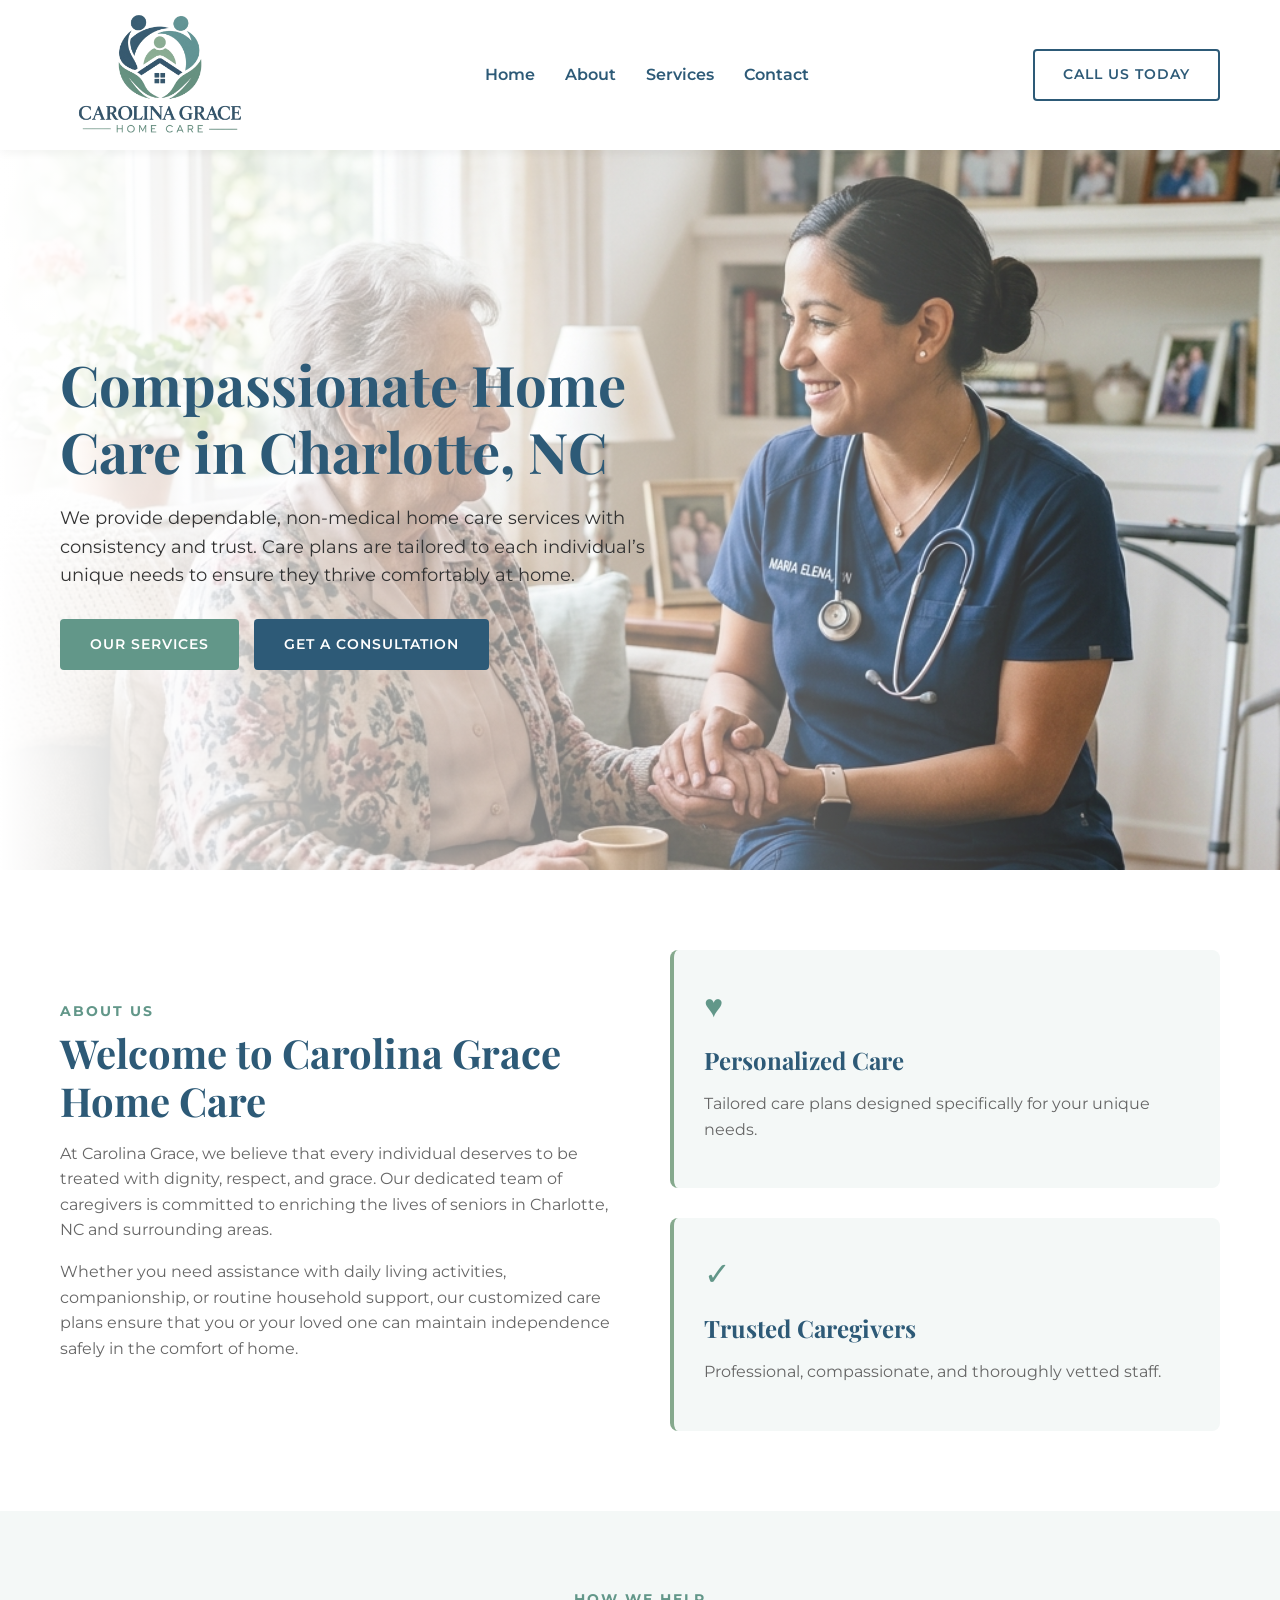
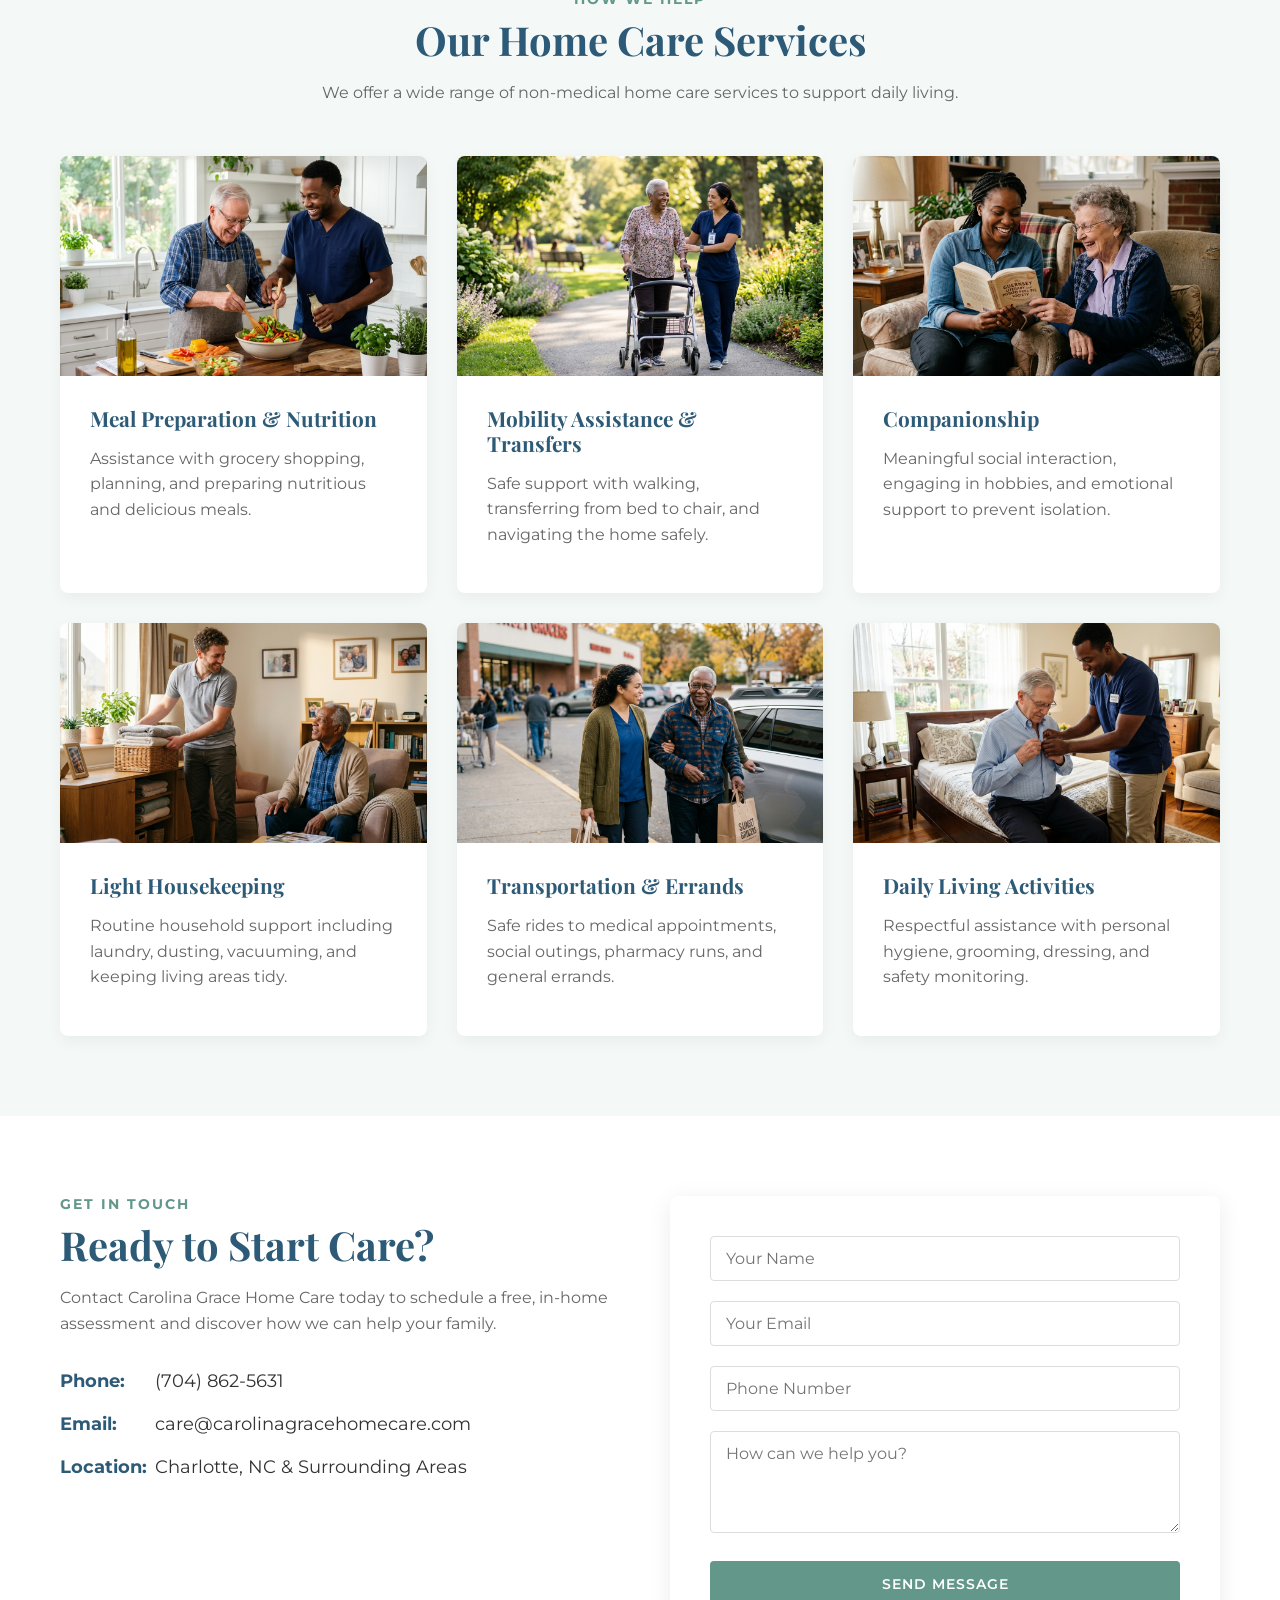
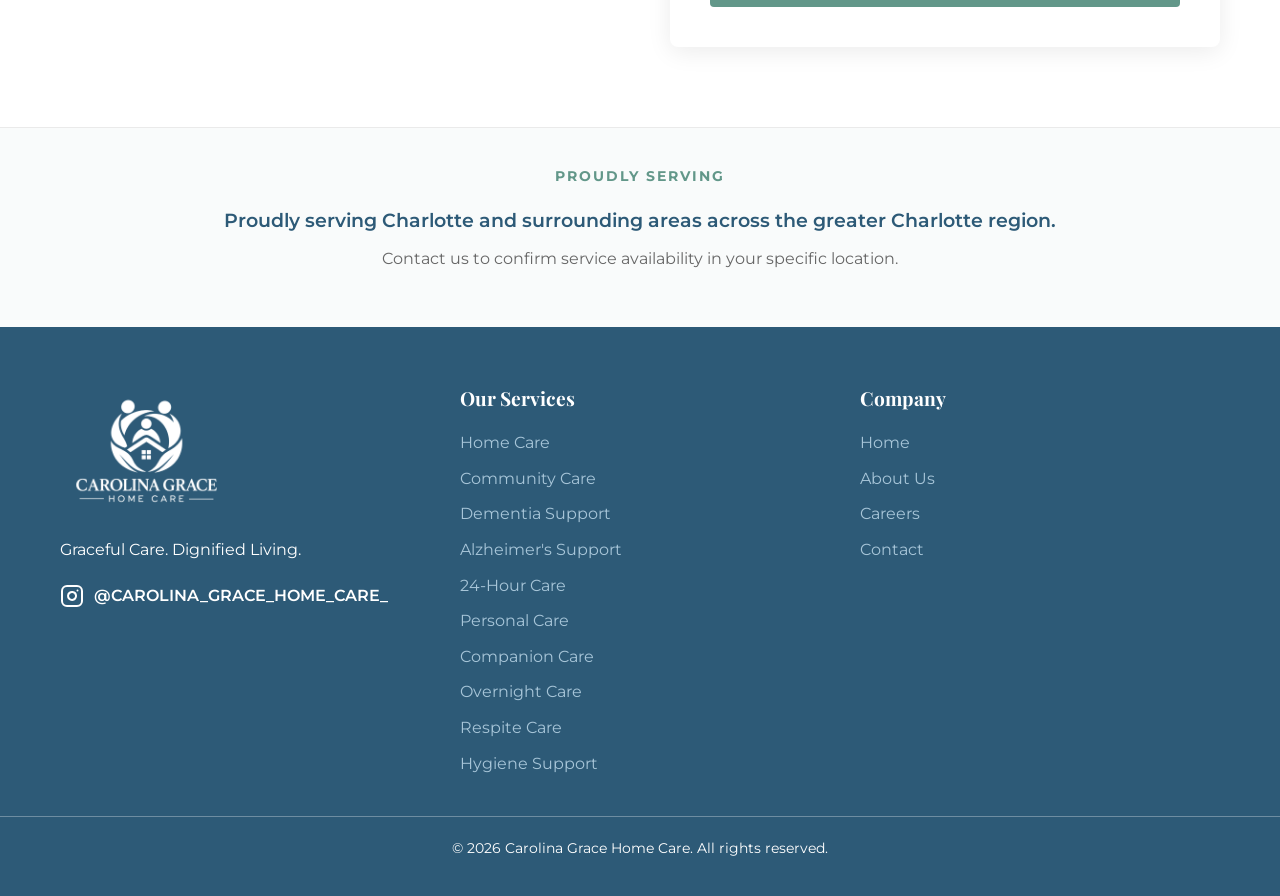
<file: index.html>
<!DOCTYPE html>
<html lang="en">
<head>
    <meta charset="UTF-8">
    <meta name="viewport" content="width=device-width, initial-scale=1.0">
    <title>Carolina Grace Home Care | Charlotte, NC</title>
    <link rel="stylesheet" href="style.css">
    <link rel="preconnect" href="https://fonts.googleapis.com">
    <link rel="preconnect" href="https://fonts.gstatic.com" crossorigin>
    <link href="https://fonts.googleapis.com/css2?family=Montserrat:wght@300;400;600;700&family=Playfair+Display:ital,wght@0,600;1,600&display=swap" rel="stylesheet">
</head>
<body>
    <!-- Header -->
    <header class="header">
        <div class="container header-container">
            <div class="logo">
                <a href="#"><img src="images/logo.png" alt="Carolina Grace Home Care Logo"></a>
            </div>
            
            <div class="hamburger" id="hamburger">
                <span class="bar"></span>
                <span class="bar"></span>
                <span class="bar"></span>
            </div>

            <nav class="nav" id="nav-menu">
                <ul>
                    <li><a href="#home">Home</a></li>
                    <li><a href="#about">About</a></li>
                    <li><a href="#services">Services</a></li>
                    <li><a href="#contact">Contact</a></li>
                </ul>
            </nav>
            <div class="header-cta">
                <a href="tel:7048625631" class="btn btn-outline">Call Us Today</a>
            </div>
        </div>
    </header>

    <!-- Hero Section -->
    <section id="home" class="hero">
        <div class="hero-image">
            <img src="images/nurse_patient.jpg" alt="Hispanic nurse and elderly patient">
        </div>
        <div class="hero-content container">
            <div class="hero-text-box">
                <h1>Compassionate Home Care in Charlotte, NC</h1>
                <p>We provide dependable, non-medical home care services with consistency and trust. Care plans are tailored to each individual’s unique needs to ensure they thrive comfortably at home.</p>
                <div class="hero-buttons">
                    <a href="#services" class="btn btn-primary">Our Services</a>
                    <a href="#contact" class="btn btn-secondary">Get a Consultation</a>
                </div>
            </div>
        </div>
    </section>

    <!-- About Section -->
    <section id="about" class="about section">
        <div class="container about-container">
            <div class="about-text">
                <h4 class="subtitle">About Us</h4>
                <h2>Welcome to Carolina Grace Home Care</h2>
                <p>At Carolina Grace, we believe that every individual deserves to be treated with dignity, respect, and grace. Our dedicated team of caregivers is committed to enriching the lives of seniors in Charlotte, NC and surrounding areas.</p>
                <p>Whether you need assistance with daily living activities, companionship, or routine household support, our customized care plans ensure that you or your loved one can maintain independence safely in the comfort of home.</p>
            </div>
            <div class="about-features">
                <div class="feature">
                    <div class="feature-icon">♥</div>
                    <h3>Personalized Care</h3>
                    <p>Tailored care plans designed specifically for your unique needs.</p>
                </div>
                <div class="feature">
                    <div class="feature-icon">✓</div>
                    <h3>Trusted Caregivers</h3>
                    <p>Professional, compassionate, and thoroughly vetted staff.</p>
                </div>
            </div>
        </div>
    </section>

    <!-- Services Section -->
    <section id="services" class="services section bg-light">
        <div class="container">
            <div class="section-header text-center">
                <h4 class="subtitle">How We Help</h4>
                <h2>Our Home Care Services</h2>
                <p>We offer a wide range of non-medical home care services to support daily living.</p>
            </div>
            
            <div class="services-grid">
                <!-- Service 1 -->
                <div class="service-card">
                    <div class="service-img">
                        <img src="images/meal_prep.jpg" alt="Caregiver helping senior prepare meal">
                    </div>
                    <div class="service-content">
                        <h3>Meal Preparation & Nutrition</h3>
                        <p>Assistance with grocery shopping, planning, and preparing nutritious and delicious meals.</p>
                    </div>
                </div>

                <!-- Service 2 -->
                <div class="service-card">
                    <div class="service-img">
                        <img src="images/mobility.jpg" alt="Caregiver helping senior walk outside">
                    </div>
                    <div class="service-content">
                        <h3>Mobility Assistance & Transfers</h3>
                        <p>Safe support with walking, transferring from bed to chair, and navigating the home safely.</p>
                    </div>
                </div>

                <!-- Service 3 -->
                <div class="service-card">
                    <div class="service-img">
                        <img src="images/companionship.jpg" alt="Caregiver reading with senior">
                    </div>
                    <div class="service-content">
                        <h3>Companionship</h3>
                        <p>Meaningful social interaction, engaging in hobbies, and emotional support to prevent isolation.</p>
                    </div>
                </div>

                <!-- Service 4 -->
                <div class="service-card">
                    <div class="service-img">
                        <img src="images/housekeeping.jpg" alt="Caregiver organizing living room">
                    </div>
                    <div class="service-content">
                        <h3>Light Housekeeping</h3>
                        <p>Routine household support including laundry, dusting, vacuuming, and keeping living areas tidy.</p>
                    </div>
                </div>

                <!-- Service 5 -->
                <div class="service-card">
                    <div class="service-img">
                        <img src="images/transportation.jpg" alt="Caregiver helping senior in parking lot">
                    </div>
                    <div class="service-content">
                        <h3>Transportation & Errands</h3>
                        <p>Safe rides to medical appointments, social outings, pharmacy runs, and general errands.</p>
                    </div>
                </div>

                <!-- Service 6 -->
                <div class="service-card">
                    <div class="service-img">
                        <img src="images/daily_living.jpg" alt="Caregiver helping senior button shirt">
                    </div>
                    <div class="service-content">
                        <h3>Daily Living Activities</h3>
                        <p>Respectful assistance with personal hygiene, grooming, dressing, and safety monitoring.</p>
                    </div>
                </div>
            </div>
        </div>
    </section>

    <!-- Contact Section -->
    <section id="contact" class="contact section">
        <div class="container contact-container">
            <div class="contact-info">
                <h4 class="subtitle">Get In Touch</h4>
                <h2>Ready to Start Care?</h2>
                <p>Contact Carolina Grace Home Care today to schedule a free, in-home assessment and discover how we can help your family.</p>
                
                <div class="contact-details">
                    <div class="contact-item">
                        <strong>Phone:</strong> (704) 862-5631
                    </div>
                    <div class="contact-item">
                        <strong>Email:</strong> care@carolinagracehomecare.com
                    </div>
                    <div class="contact-item">
                        <strong>Location:</strong> Charlotte, NC & Surrounding Areas
                    </div>
                </div>
            </div>
            
            <div class="contact-form">
                <form action="#" method="POST">
                    <div class="form-group">
                        <input type="text" placeholder="Your Name" required>
                    </div>
                    <div class="form-group">
                        <input type="email" placeholder="Your Email" required>
                    </div>
                    <div class="form-group">
                        <input type="tel" placeholder="Phone Number">
                    </div>
                    <div class="form-group">
                        <textarea placeholder="How can we help you?" rows="4" required></textarea>
                    </div>
                    <button type="submit" class="btn btn-primary btn-block">Send Message</button>
                </form>
            </div>
        </div>
    </section>

    <!-- Areas Served Section -->
    <section class="areas-section">
        <div class="container text-center">
            <h4 class="subtitle" style="margin-bottom: 20px;">Proudly Serving</h4>
            <p style="font-size: 1.2rem; color: var(--primary-blue); font-weight: 600; margin-bottom: 10px;">Proudly serving Charlotte and surrounding areas across the greater Charlotte region.</p>
            <p style="font-size: 1rem; color: #666;">Contact us to confirm service availability in your specific location.</p>
        </div>
    </section>

    <!-- Footer -->
    <footer class="footer">
        <div class="container footer-container">
            <div class="footer-logo">
                <img src="images/logo.png" alt="Carolina Grace Home Care Logo">
                <p class="footer-tagline">Graceful Care. Dignified Living.</p>
                <div class="social-links" style="margin-top: 20px;">
                    <a href="https://www.instagram.com/CAROLINA_GRACE_HOME_CARE_" target="_blank" style="color: white; text-decoration: none; display: flex; align-items: center; gap: 10px; font-weight: 600;">
                        <svg xmlns="http://www.w3.org/2000/svg" width="24" height="24" viewBox="0 0 24 24" fill="none" stroke="currentColor" stroke-width="2" stroke-linecap="round" stroke-linejoin="round"><rect x="2" y="2" width="20" height="20" rx="5" ry="5"></rect><path d="M16 11.37A4 4 0 1 1 12.63 8 4 4 0 0 1 16 11.37z"></path><line x1="17.5" y1="6.5" x2="17.51" y2="6.5"></line></svg>
                        @CAROLINA_GRACE_HOME_CARE_
                    </a>
                </div>
            </div>
            <div class="footer-services">
                <h3>Our Services</h3>
                <ul>
                    <li><a href="home-care.html">Home Care</a></li>
                    <li><a href="community-care.html">Community Care</a></li>
                    <li><a href="dementia-support.html">Dementia Support</a></li>
                    <li><a href="alzheimers-support.html">Alzheimer's Support</a></li>
                    <li><a href="24-hour-care.html">24-Hour Care</a></li>
                    <li><a href="personal-care.html">Personal Care</a></li>
                    <li><a href="companion-care.html">Companion Care</a></li>
                    <li><a href="overnight-care.html">Overnight Care</a></li>
                    <li><a href="respite-care.html">Respite Care</a></li>
                    <li><a href="hygiene-support.html">Hygiene Support</a></li>
                </ul>
            </div>
            <div class="footer-company">
                <h3>Company</h3>
                <ul>
                    <li><a href="index.html">Home</a></li>
                    <li><a href="about-us.html">About Us</a></li>
                    <li><a href="careers.html">Careers</a></li>
                    <li><a href="contact.html">Contact</a></li>
                </ul>
            </div>
            </div>
        </div>
        <div class="footer-bottom text-center">
            <p>&copy; 2026 Carolina Grace Home Care. All rights reserved.</p>
        </div>
    </footer>
    <script>
        const hamburger = document.getElementById('hamburger');
        const navMenu = document.getElementById('nav-menu');

        hamburger.addEventListener('click', () => {
            hamburger.classList.toggle('active');
            navMenu.classList.toggle('active');
        });

        // Close menu when clicking a link
        document.querySelectorAll('.nav a').forEach(link => {
            link.addEventListener('click', () => {
                hamburger.classList.remove('active');
                navMenu.classList.remove('active');
            });
        });
    </script>
</body>
</html>
</file>
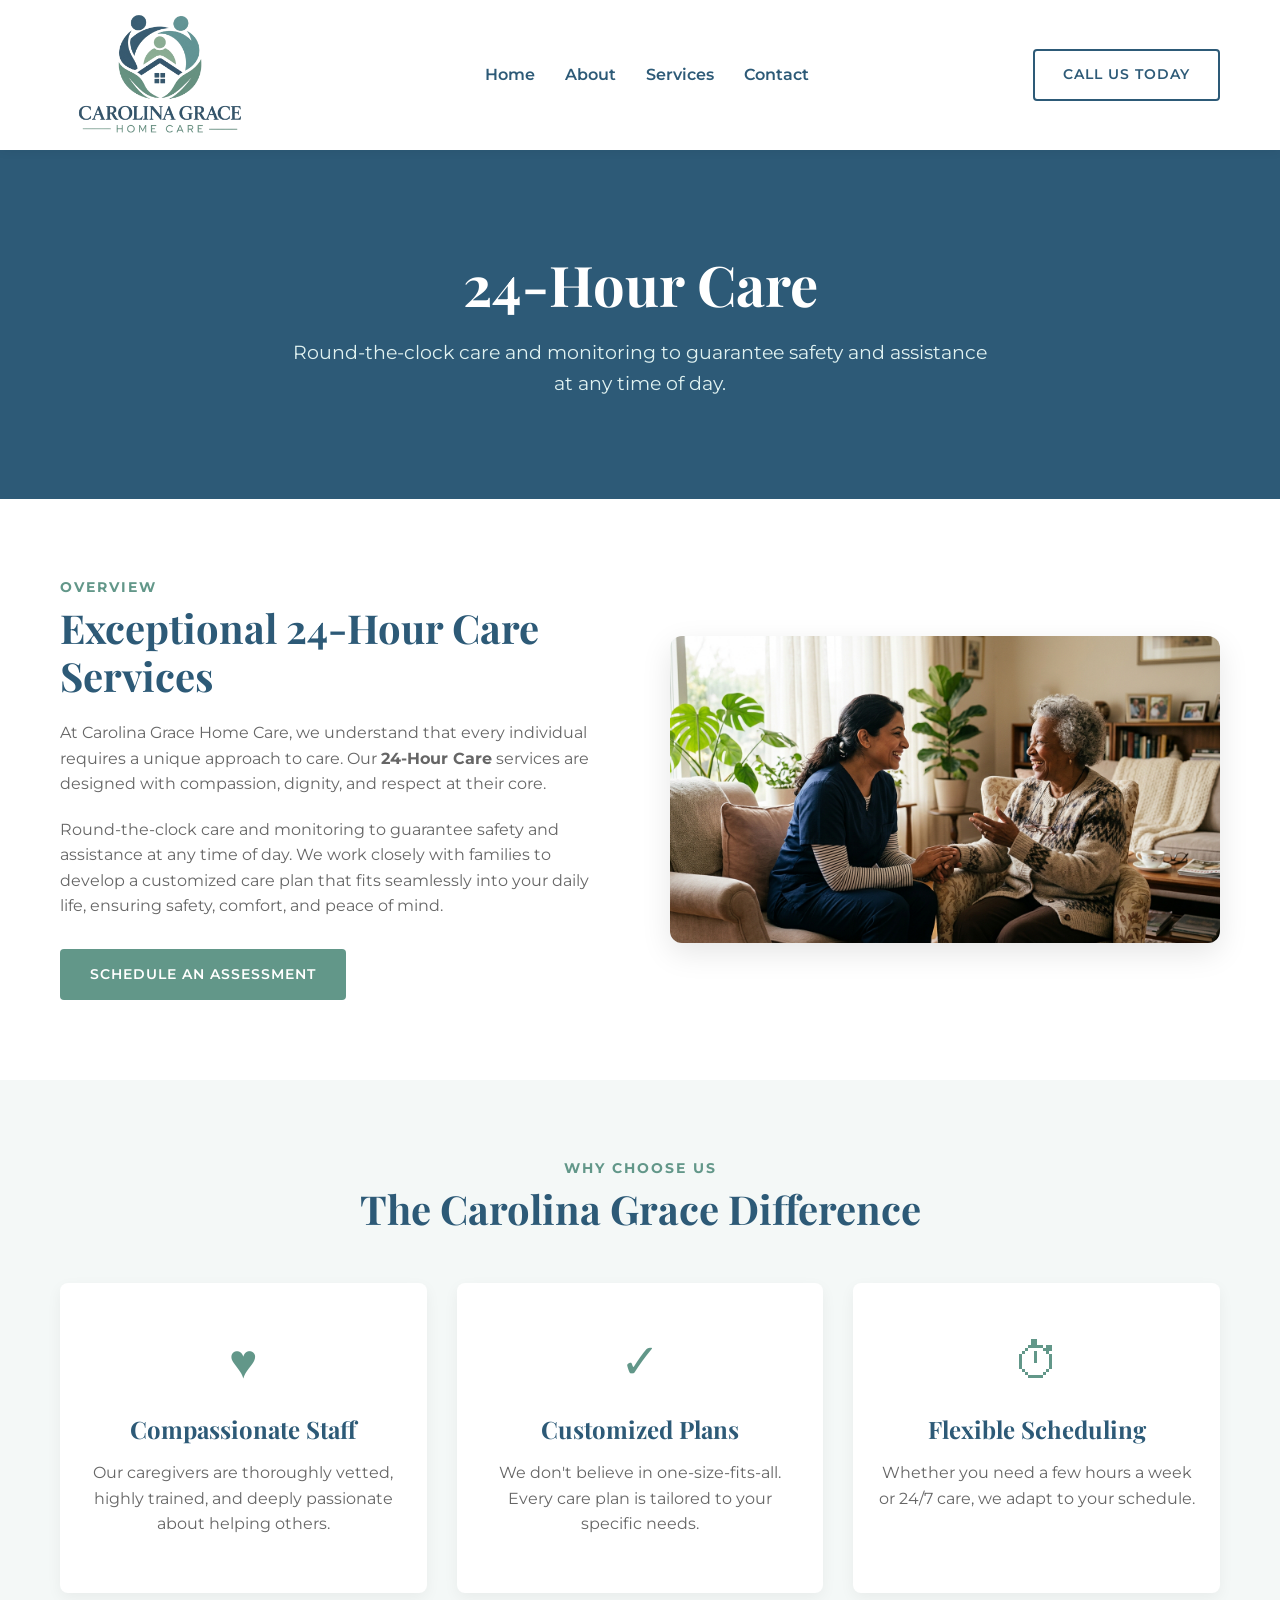
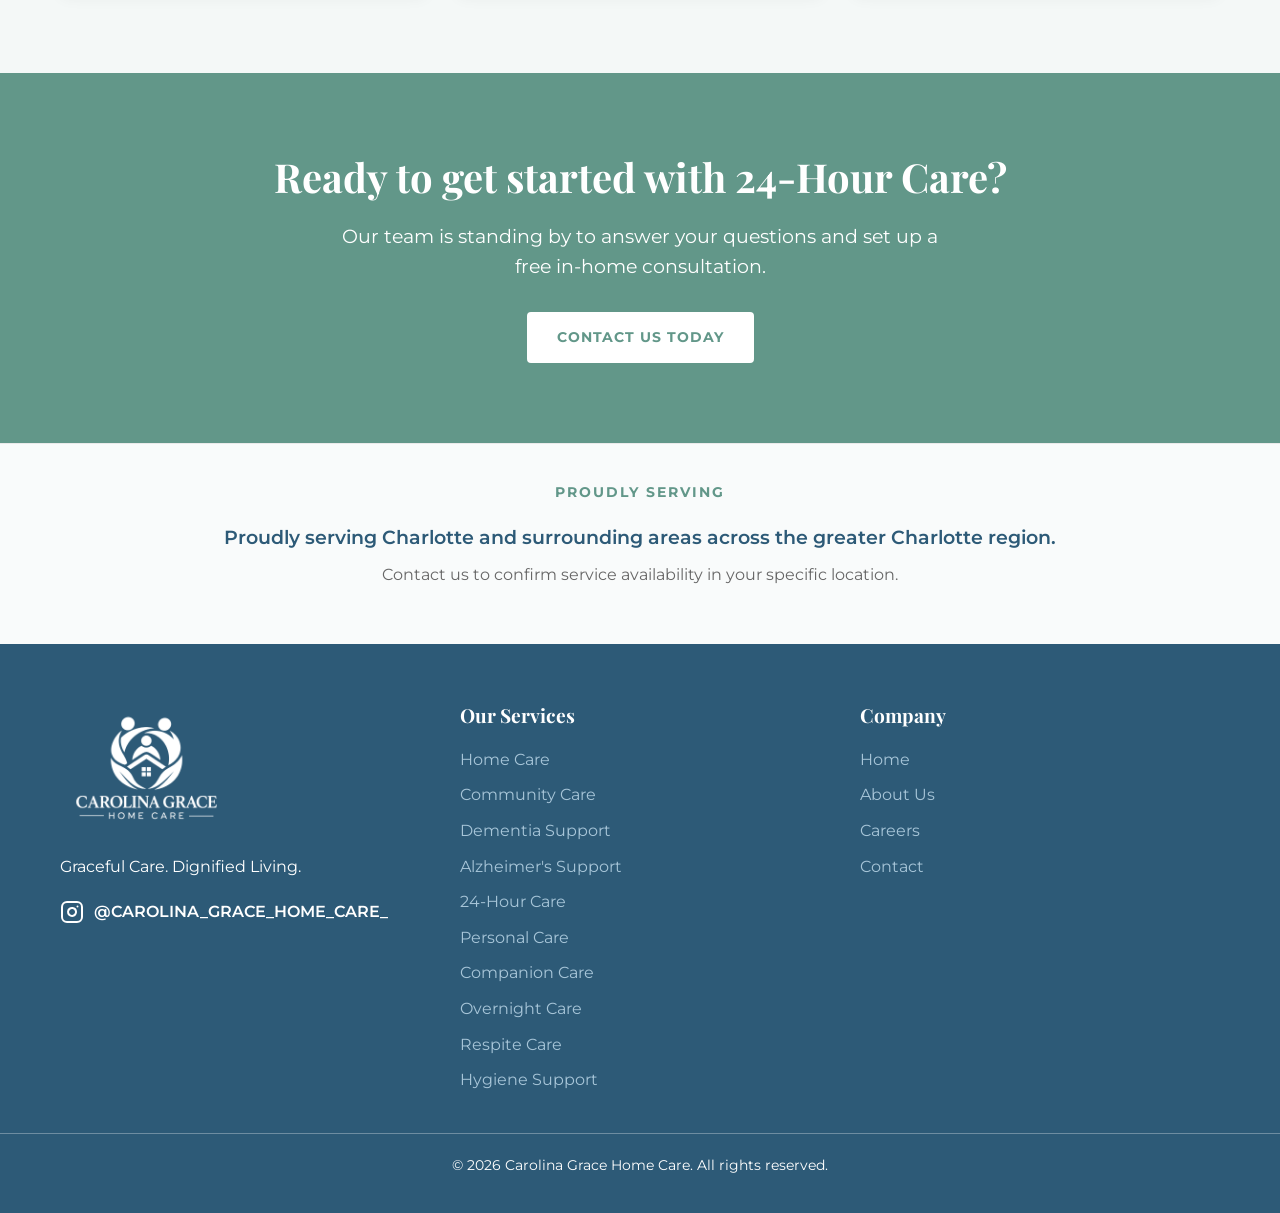
<file: 24-hour-care.html>
<!DOCTYPE html>
<html lang="en">
<head>
    <meta charset="UTF-8">
    <meta name="viewport" content="width=device-width, initial-scale=1.0">
    <title>24-Hour Care | Carolina Grace Home Care</title>
    <link rel="stylesheet" href="style.css">
    <link rel="preconnect" href="https://fonts.googleapis.com">
    <link rel="preconnect" href="https://fonts.gstatic.com" crossorigin>
    <link href="https://fonts.googleapis.com/css2?family=Montserrat:wght@300;400;600;700&family=Playfair+Display:ital,wght@0,600;1,600&display=swap" rel="stylesheet">
</head>
<body>
    <!-- Header -->
    <header class="header">
        <div class="container header-container">
            <div class="logo">
                <a href="#"><img src="images/logo.png" alt="Carolina Grace Home Care Logo"></a>
            </div>
            
            <div class="hamburger" id="hamburger">
                <span class="bar"></span>
                <span class="bar"></span>
                <span class="bar"></span>
            </div>

            <nav class="nav" id="nav-menu">
                <ul>
                    <li><a href="#home">Home</a></li>
                    <li><a href="#about">About</a></li>
                    <li><a href="#services">Services</a></li>
                    <li><a href="#contact">Contact</a></li>
                </ul>
            </nav>
            <div class="header-cta">
                <a href="tel:7048625631" class="btn btn-outline">Call Us Today</a>
            </div>
        </div>
    </header>

    <!-- Page Hero -->
    <section class="page-hero" style="background-color: var(--primary-blue); color: white; padding: 100px 0; text-align: center;">
        <div class="container">
            <h1 style="font-size: 3.5rem; margin-bottom: 20px; font-family: var(--font-heading); color: white;">24-Hour Care</h1>
            <p style="font-size: 1.2rem; max-width: 700px; margin: 0 auto; color: #e0f2f1;">Round-the-clock care and monitoring to guarantee safety and assistance at any time of day.</p>
        </div>
    </section>

    <!-- Overview Section -->
    <section class="section about">
        <div class="container about-container" style="align-items: center;">
            <div class="about-text">
                <h4 class="subtitle">Overview</h4>
                <h2 style="font-size: 2.5rem; margin-bottom: 20px;">Exceptional 24-Hour Care Services</h2>
                <p style="margin-bottom: 20px;">At Carolina Grace Home Care, we understand that every individual requires a unique approach to care. Our <strong>24-Hour Care</strong> services are designed with compassion, dignity, and respect at their core.</p>
                <p style="margin-bottom: 30px;">Round-the-clock care and monitoring to guarantee safety and assistance at any time of day. We work closely with families to develop a customized care plan that fits seamlessly into your daily life, ensuring safety, comfort, and peace of mind.</p>
                <a href="index.html#contact" class="btn btn-primary">Schedule an Assessment</a>
            </div>
            <div class="about-features" style="display: block;">
                <img src="images/hero.jpg" alt="24-Hour Care" style="width: 100%; border-radius: 12px; box-shadow: 0 10px 30px rgba(0,0,0,0.1);">
            </div>
        </div>
    </section>

    <!-- Key Benefits Section -->
    <section class="section bg-light text-center">
        <div class="container">
            <h4 class="subtitle">Why Choose Us</h4>
            <h2 style="margin-bottom: 50px;">The Carolina Grace Difference</h2>
            
            <div class="services-grid" style="grid-template-columns: repeat(auto-fit, minmax(300px, 1fr));">
                <div class="service-card" style="padding: 40px 20px;">
                    <div style="font-size: 3rem; color: var(--primary-green); margin-bottom: 15px;">♥</div>
                    <h3>Compassionate Staff</h3>
                    <p>Our caregivers are thoroughly vetted, highly trained, and deeply passionate about helping others.</p>
                </div>
                <div class="service-card" style="padding: 40px 20px;">
                    <div style="font-size: 3rem; color: var(--primary-green); margin-bottom: 15px;">✓</div>
                    <h3>Customized Plans</h3>
                    <p>We don't believe in one-size-fits-all. Every care plan is tailored to your specific needs.</p>
                </div>
                <div class="service-card" style="padding: 40px 20px;">
                    <div style="font-size: 3rem; color: var(--primary-green); margin-bottom: 15px;">⏱</div>
                    <h3>Flexible Scheduling</h3>
                    <p>Whether you need a few hours a week or 24/7 care, we adapt to your schedule.</p>
                </div>
            </div>
        </div>
    </section>

    <!-- Call to Action -->
    <section class="section" style="background-color: var(--primary-green); color: white; text-align: center;">
        <div class="container">
            <h2 style="font-size: 2.5rem; margin-bottom: 20px; color: white;">Ready to get started with 24-Hour Care?</h2>
            <p style="font-size: 1.2rem; margin-bottom: 30px; max-width: 600px; margin-left: auto; margin-right: auto; color: white;">Our team is standing by to answer your questions and set up a free in-home consultation.</p>
            <a href="index.html#contact" class="btn btn-white">Contact Us Today</a>
        </div>
    </section>

<!-- Areas Served Section -->
    <section class="areas-section">
        <div class="container text-center">
            <h4 class="subtitle" style="margin-bottom: 20px;">Proudly Serving</h4>
            <p style="font-size: 1.2rem; color: var(--primary-blue); font-weight: 600; margin-bottom: 10px;">Proudly serving Charlotte and surrounding areas across the greater Charlotte region.</p>
            <p style="font-size: 1rem; color: #666;">Contact us to confirm service availability in your specific location.</p>
        </div>
    </section>

    <!-- Footer -->
    <footer class="footer">
        <div class="container footer-container">
            <div class="footer-logo">
                <img src="images/logo.png" alt="Carolina Grace Home Care Logo">
                <p class="footer-tagline">Graceful Care. Dignified Living.</p>
                <div class="social-links" style="margin-top: 20px;">
                    <a href="https://www.instagram.com/CAROLINA_GRACE_HOME_CARE_" target="_blank" style="color: white; text-decoration: none; display: flex; align-items: center; gap: 10px; font-weight: 600;">
                        <svg xmlns="http://www.w3.org/2000/svg" width="24" height="24" viewBox="0 0 24 24" fill="none" stroke="currentColor" stroke-width="2" stroke-linecap="round" stroke-linejoin="round"><rect x="2" y="2" width="20" height="20" rx="5" ry="5"></rect><path d="M16 11.37A4 4 0 1 1 12.63 8 4 4 0 0 1 16 11.37z"></path><line x1="17.5" y1="6.5" x2="17.51" y2="6.5"></line></svg>
                        @CAROLINA_GRACE_HOME_CARE_
                    </a>
                </div>
            </div>
            <div class="footer-services">
                <h3>Our Services</h3>
                <ul>
                    <li><a href="home-care.html">Home Care</a></li>
                    <li><a href="community-care.html">Community Care</a></li>
                    <li><a href="dementia-support.html">Dementia Support</a></li>
                    <li><a href="alzheimers-support.html">Alzheimer's Support</a></li>
                    <li><a href="24-hour-care.html">24-Hour Care</a></li>
                    <li><a href="personal-care.html">Personal Care</a></li>
                    <li><a href="companion-care.html">Companion Care</a></li>
                    <li><a href="overnight-care.html">Overnight Care</a></li>
                    <li><a href="respite-care.html">Respite Care</a></li>
                    <li><a href="hygiene-support.html">Hygiene Support</a></li>
                </ul>
            </div>
            <div class="footer-company">
                <h3>Company</h3>
                <ul>
                    <li><a href="index.html">Home</a></li>
                    <li><a href="about-us.html">About Us</a></li>
                    <li><a href="careers.html">Careers</a></li>
                    <li><a href="contact.html">Contact</a></li>
                </ul>
            </div>
            </div>
        </div>
        <div class="footer-bottom text-center">
            <p>&copy; 2026 Carolina Grace Home Care. All rights reserved.</p>
        </div>
    </footer>
    <script>
        const hamburger = document.getElementById('hamburger');
        const navMenu = document.getElementById('nav-menu');

        hamburger.addEventListener('click', () => {
            hamburger.classList.toggle('active');
            navMenu.classList.toggle('active');
        });

        // Close menu when clicking a link
        document.querySelectorAll('.nav a').forEach(link => {
            link.addEventListener('click', () => {
                hamburger.classList.remove('active');
                navMenu.classList.remove('active');
            });
        });
    </script>
</body>
</html>
</file>
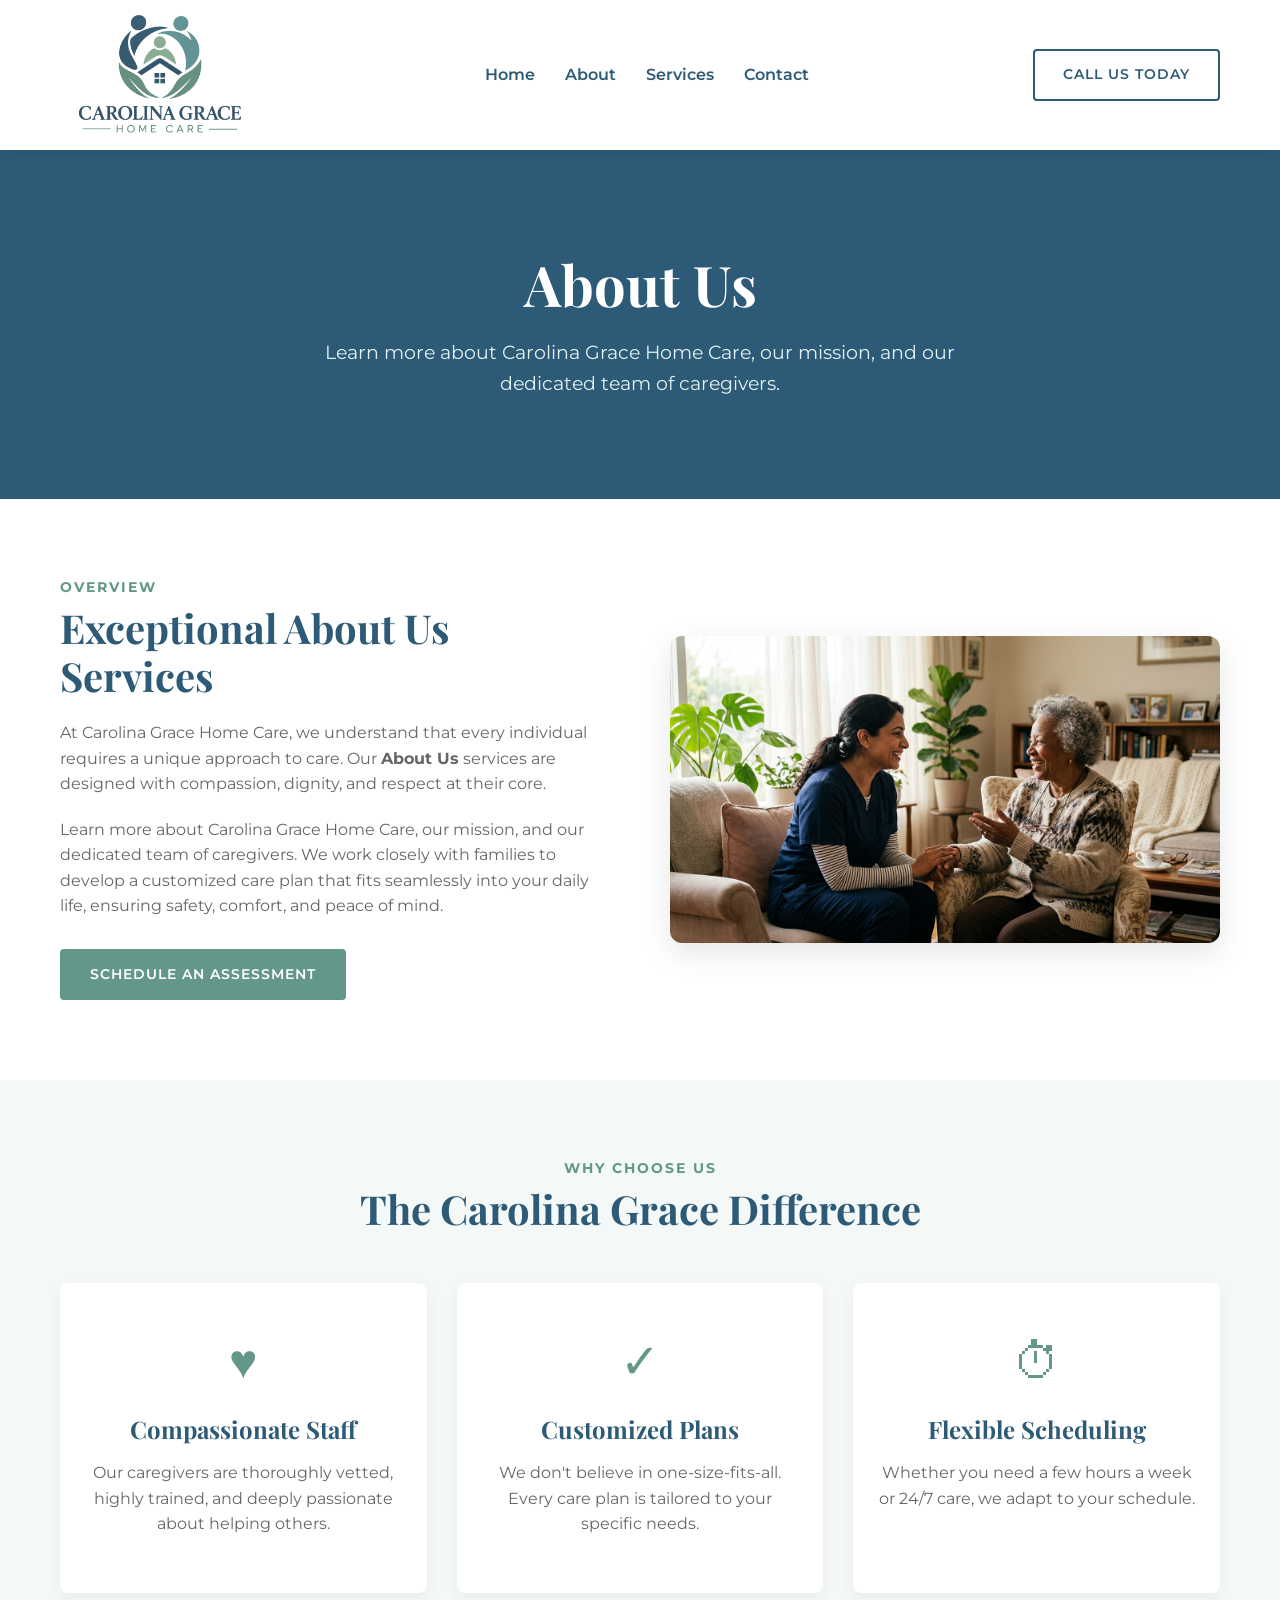
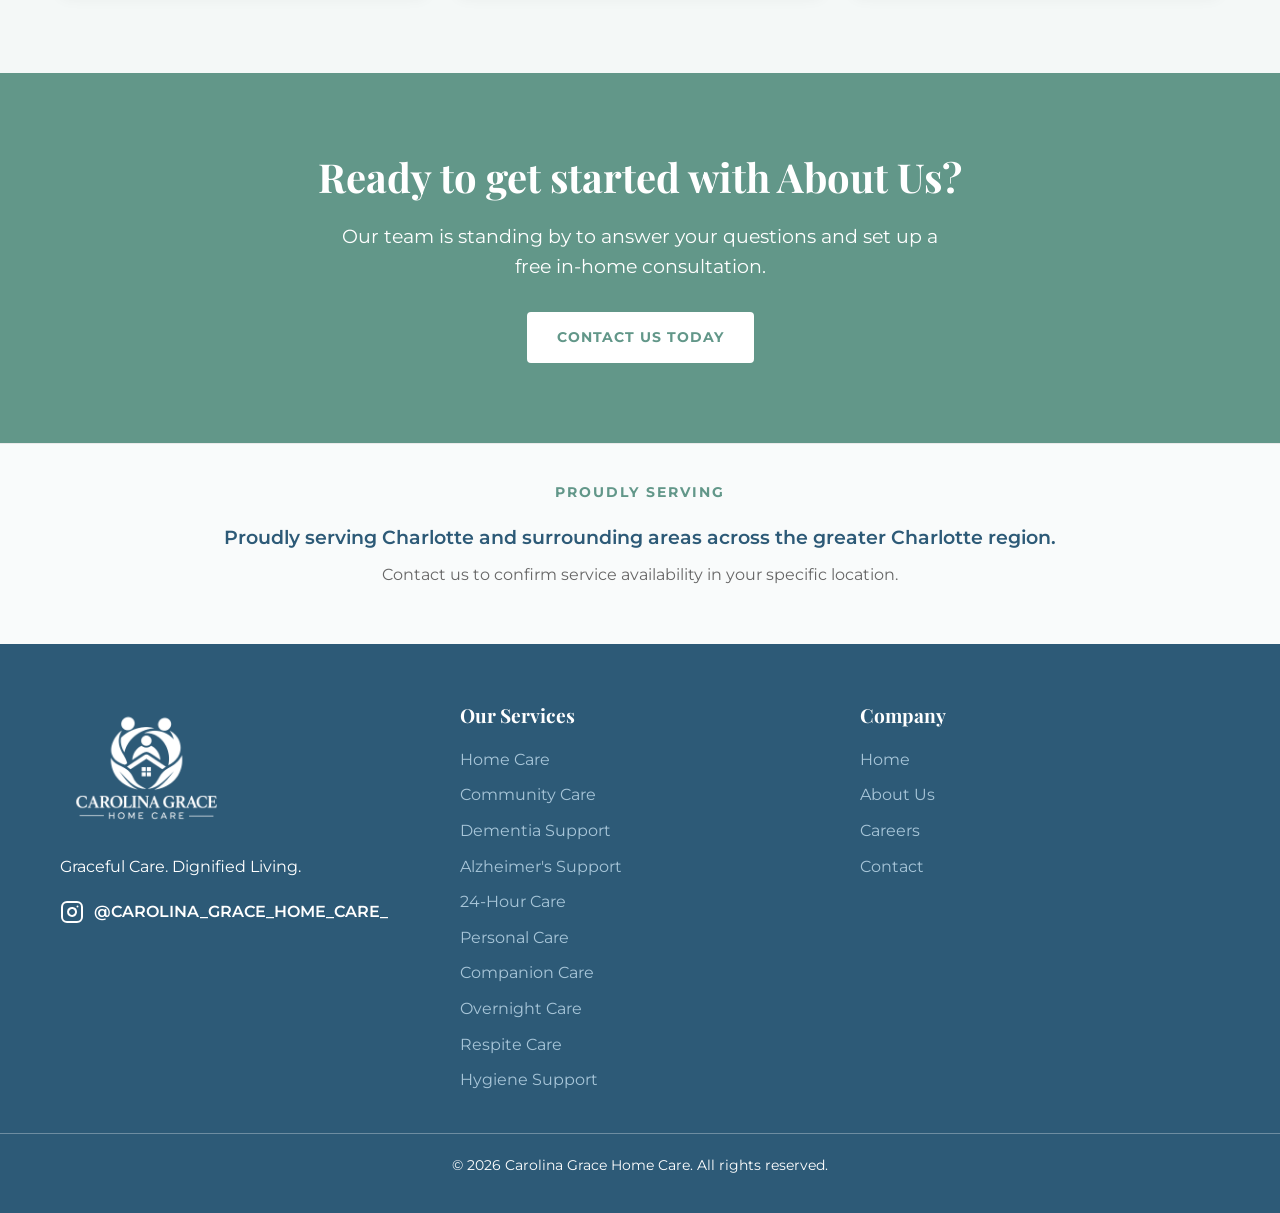
<file: about-us.html>
<!DOCTYPE html>
<html lang="en">
<head>
    <meta charset="UTF-8">
    <meta name="viewport" content="width=device-width, initial-scale=1.0">
    <title>About Us | Carolina Grace Home Care</title>
    <link rel="stylesheet" href="style.css">
    <link rel="preconnect" href="https://fonts.googleapis.com">
    <link rel="preconnect" href="https://fonts.gstatic.com" crossorigin>
    <link href="https://fonts.googleapis.com/css2?family=Montserrat:wght@300;400;600;700&family=Playfair+Display:ital,wght@0,600;1,600&display=swap" rel="stylesheet">
</head>
<body>
    <!-- Header -->
    <header class="header">
        <div class="container header-container">
            <div class="logo">
                <a href="#"><img src="images/logo.png" alt="Carolina Grace Home Care Logo"></a>
            </div>
            
            <div class="hamburger" id="hamburger">
                <span class="bar"></span>
                <span class="bar"></span>
                <span class="bar"></span>
            </div>

            <nav class="nav" id="nav-menu">
                <ul>
                    <li><a href="#home">Home</a></li>
                    <li><a href="#about">About</a></li>
                    <li><a href="#services">Services</a></li>
                    <li><a href="#contact">Contact</a></li>
                </ul>
            </nav>
            <div class="header-cta">
                <a href="tel:7048625631" class="btn btn-outline">Call Us Today</a>
            </div>
        </div>
    </header>

    <!-- Page Hero -->
    <section class="page-hero" style="background-color: var(--primary-blue); color: white; padding: 100px 0; text-align: center;">
        <div class="container">
            <h1 style="font-size: 3.5rem; margin-bottom: 20px; font-family: var(--font-heading); color: white;">About Us</h1>
            <p style="font-size: 1.2rem; max-width: 700px; margin: 0 auto; color: #e0f2f1;">Learn more about Carolina Grace Home Care, our mission, and our dedicated team of caregivers.</p>
        </div>
    </section>

    <!-- Overview Section -->
    <section class="section about">
        <div class="container about-container" style="align-items: center;">
            <div class="about-text">
                <h4 class="subtitle">Overview</h4>
                <h2 style="font-size: 2.5rem; margin-bottom: 20px;">Exceptional About Us Services</h2>
                <p style="margin-bottom: 20px;">At Carolina Grace Home Care, we understand that every individual requires a unique approach to care. Our <strong>About Us</strong> services are designed with compassion, dignity, and respect at their core.</p>
                <p style="margin-bottom: 30px;">Learn more about Carolina Grace Home Care, our mission, and our dedicated team of caregivers. We work closely with families to develop a customized care plan that fits seamlessly into your daily life, ensuring safety, comfort, and peace of mind.</p>
                <a href="index.html#contact" class="btn btn-primary">Schedule an Assessment</a>
            </div>
            <div class="about-features" style="display: block;">
                <img src="images/hero.jpg" alt="About Us" style="width: 100%; border-radius: 12px; box-shadow: 0 10px 30px rgba(0,0,0,0.1);">
            </div>
        </div>
    </section>

    <!-- Key Benefits Section -->
    <section class="section bg-light text-center">
        <div class="container">
            <h4 class="subtitle">Why Choose Us</h4>
            <h2 style="margin-bottom: 50px;">The Carolina Grace Difference</h2>
            
            <div class="services-grid" style="grid-template-columns: repeat(auto-fit, minmax(300px, 1fr));">
                <div class="service-card" style="padding: 40px 20px;">
                    <div style="font-size: 3rem; color: var(--primary-green); margin-bottom: 15px;">♥</div>
                    <h3>Compassionate Staff</h3>
                    <p>Our caregivers are thoroughly vetted, highly trained, and deeply passionate about helping others.</p>
                </div>
                <div class="service-card" style="padding: 40px 20px;">
                    <div style="font-size: 3rem; color: var(--primary-green); margin-bottom: 15px;">✓</div>
                    <h3>Customized Plans</h3>
                    <p>We don't believe in one-size-fits-all. Every care plan is tailored to your specific needs.</p>
                </div>
                <div class="service-card" style="padding: 40px 20px;">
                    <div style="font-size: 3rem; color: var(--primary-green); margin-bottom: 15px;">⏱</div>
                    <h3>Flexible Scheduling</h3>
                    <p>Whether you need a few hours a week or 24/7 care, we adapt to your schedule.</p>
                </div>
            </div>
        </div>
    </section>

    <!-- Call to Action -->
    <section class="section" style="background-color: var(--primary-green); color: white; text-align: center;">
        <div class="container">
            <h2 style="font-size: 2.5rem; margin-bottom: 20px; color: white;">Ready to get started with About Us?</h2>
            <p style="font-size: 1.2rem; margin-bottom: 30px; max-width: 600px; margin-left: auto; margin-right: auto; color: white;">Our team is standing by to answer your questions and set up a free in-home consultation.</p>
            <a href="index.html#contact" class="btn btn-white">Contact Us Today</a>
        </div>
    </section>

<!-- Areas Served Section -->
    <section class="areas-section">
        <div class="container text-center">
            <h4 class="subtitle" style="margin-bottom: 20px;">Proudly Serving</h4>
            <p style="font-size: 1.2rem; color: var(--primary-blue); font-weight: 600; margin-bottom: 10px;">Proudly serving Charlotte and surrounding areas across the greater Charlotte region.</p>
            <p style="font-size: 1rem; color: #666;">Contact us to confirm service availability in your specific location.</p>
        </div>
    </section>

    <!-- Footer -->
    <footer class="footer">
        <div class="container footer-container">
            <div class="footer-logo">
                <img src="images/logo.png" alt="Carolina Grace Home Care Logo">
                <p class="footer-tagline">Graceful Care. Dignified Living.</p>
                <div class="social-links" style="margin-top: 20px;">
                    <a href="https://www.instagram.com/CAROLINA_GRACE_HOME_CARE_" target="_blank" style="color: white; text-decoration: none; display: flex; align-items: center; gap: 10px; font-weight: 600;">
                        <svg xmlns="http://www.w3.org/2000/svg" width="24" height="24" viewBox="0 0 24 24" fill="none" stroke="currentColor" stroke-width="2" stroke-linecap="round" stroke-linejoin="round"><rect x="2" y="2" width="20" height="20" rx="5" ry="5"></rect><path d="M16 11.37A4 4 0 1 1 12.63 8 4 4 0 0 1 16 11.37z"></path><line x1="17.5" y1="6.5" x2="17.51" y2="6.5"></line></svg>
                        @CAROLINA_GRACE_HOME_CARE_
                    </a>
                </div>
            </div>
            <div class="footer-services">
                <h3>Our Services</h3>
                <ul>
                    <li><a href="home-care.html">Home Care</a></li>
                    <li><a href="community-care.html">Community Care</a></li>
                    <li><a href="dementia-support.html">Dementia Support</a></li>
                    <li><a href="alzheimers-support.html">Alzheimer's Support</a></li>
                    <li><a href="24-hour-care.html">24-Hour Care</a></li>
                    <li><a href="personal-care.html">Personal Care</a></li>
                    <li><a href="companion-care.html">Companion Care</a></li>
                    <li><a href="overnight-care.html">Overnight Care</a></li>
                    <li><a href="respite-care.html">Respite Care</a></li>
                    <li><a href="hygiene-support.html">Hygiene Support</a></li>
                </ul>
            </div>
            <div class="footer-company">
                <h3>Company</h3>
                <ul>
                    <li><a href="index.html">Home</a></li>
                    <li><a href="about-us.html">About Us</a></li>
                    <li><a href="careers.html">Careers</a></li>
                    <li><a href="contact.html">Contact</a></li>
                </ul>
            </div>
            </div>
        </div>
        <div class="footer-bottom text-center">
            <p>&copy; 2026 Carolina Grace Home Care. All rights reserved.</p>
        </div>
    </footer>
    <script>
        const hamburger = document.getElementById('hamburger');
        const navMenu = document.getElementById('nav-menu');

        hamburger.addEventListener('click', () => {
            hamburger.classList.toggle('active');
            navMenu.classList.toggle('active');
        });

        // Close menu when clicking a link
        document.querySelectorAll('.nav a').forEach(link => {
            link.addEventListener('click', () => {
                hamburger.classList.remove('active');
                navMenu.classList.remove('active');
            });
        });
    </script>
</body>
</html>
</file>
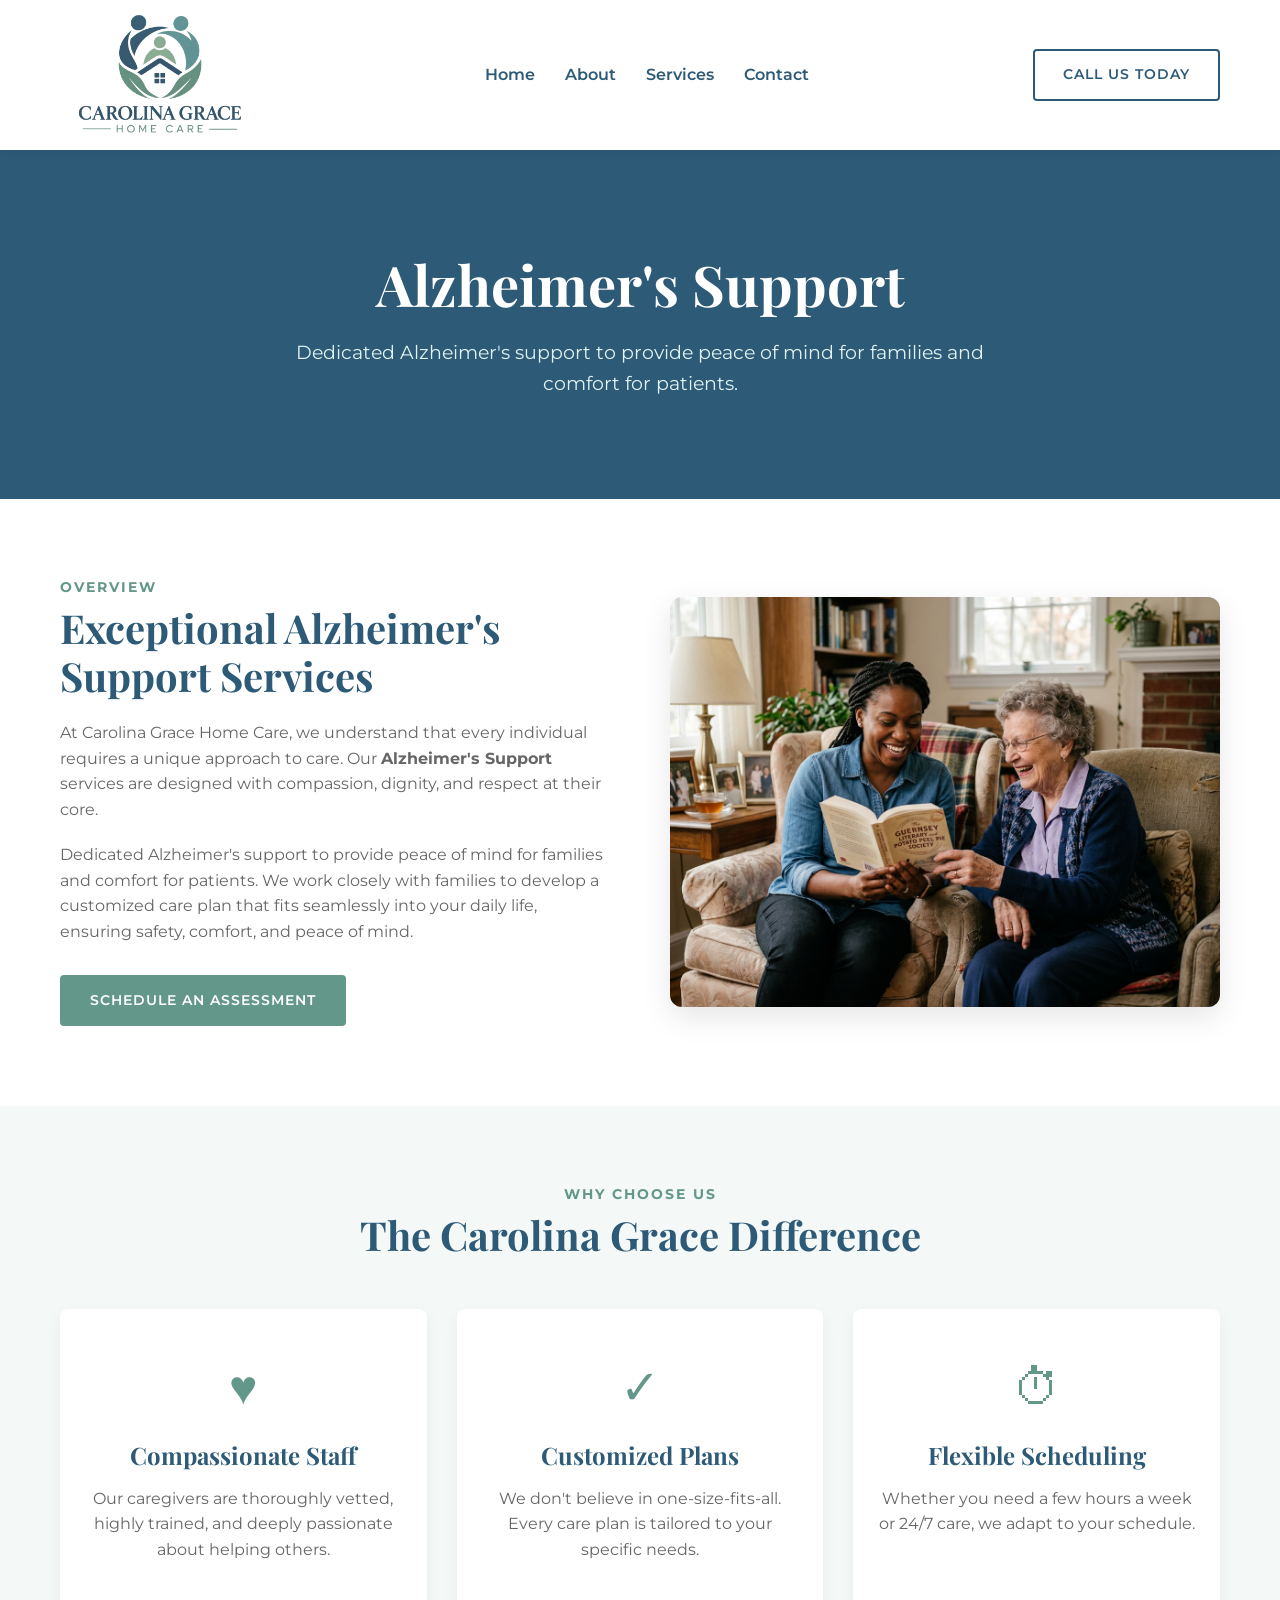
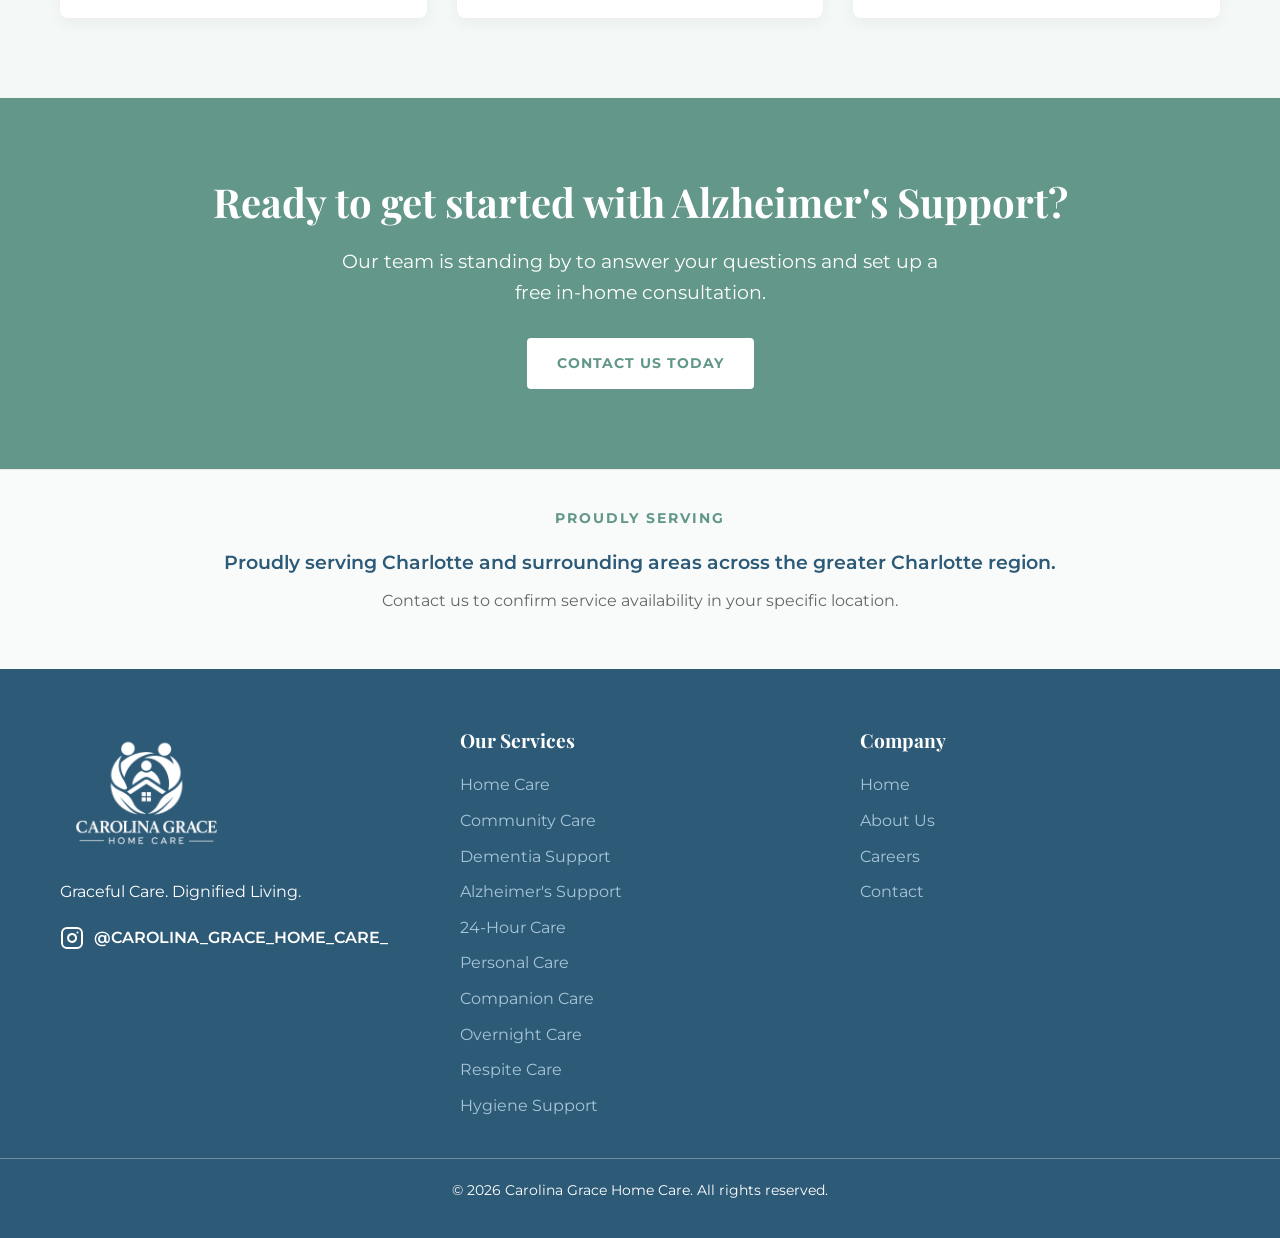
<file: alzheimers-support.html>
<!DOCTYPE html>
<html lang="en">
<head>
    <meta charset="UTF-8">
    <meta name="viewport" content="width=device-width, initial-scale=1.0">
    <title>Alzheimer's Support | Carolina Grace Home Care</title>
    <link rel="stylesheet" href="style.css">
    <link rel="preconnect" href="https://fonts.googleapis.com">
    <link rel="preconnect" href="https://fonts.gstatic.com" crossorigin>
    <link href="https://fonts.googleapis.com/css2?family=Montserrat:wght@300;400;600;700&family=Playfair+Display:ital,wght@0,600;1,600&display=swap" rel="stylesheet">
</head>
<body>
    <!-- Header -->
    <header class="header">
        <div class="container header-container">
            <div class="logo">
                <a href="#"><img src="images/logo.png" alt="Carolina Grace Home Care Logo"></a>
            </div>
            
            <div class="hamburger" id="hamburger">
                <span class="bar"></span>
                <span class="bar"></span>
                <span class="bar"></span>
            </div>

            <nav class="nav" id="nav-menu">
                <ul>
                    <li><a href="#home">Home</a></li>
                    <li><a href="#about">About</a></li>
                    <li><a href="#services">Services</a></li>
                    <li><a href="#contact">Contact</a></li>
                </ul>
            </nav>
            <div class="header-cta">
                <a href="tel:7048625631" class="btn btn-outline">Call Us Today</a>
            </div>
        </div>
    </header>

    <!-- Page Hero -->
    <section class="page-hero" style="background-color: var(--primary-blue); color: white; padding: 100px 0; text-align: center;">
        <div class="container">
            <h1 style="font-size: 3.5rem; margin-bottom: 20px; font-family: var(--font-heading); color: white;">Alzheimer's Support</h1>
            <p style="font-size: 1.2rem; max-width: 700px; margin: 0 auto; color: #e0f2f1;">Dedicated Alzheimer's support to provide peace of mind for families and comfort for patients.</p>
        </div>
    </section>

    <!-- Overview Section -->
    <section class="section about">
        <div class="container about-container" style="align-items: center;">
            <div class="about-text">
                <h4 class="subtitle">Overview</h4>
                <h2 style="font-size: 2.5rem; margin-bottom: 20px;">Exceptional Alzheimer's Support Services</h2>
                <p style="margin-bottom: 20px;">At Carolina Grace Home Care, we understand that every individual requires a unique approach to care. Our <strong>Alzheimer's Support</strong> services are designed with compassion, dignity, and respect at their core.</p>
                <p style="margin-bottom: 30px;">Dedicated Alzheimer's support to provide peace of mind for families and comfort for patients. We work closely with families to develop a customized care plan that fits seamlessly into your daily life, ensuring safety, comfort, and peace of mind.</p>
                <a href="index.html#contact" class="btn btn-primary">Schedule an Assessment</a>
            </div>
            <div class="about-features" style="display: block;">
                <img src="images/companionship.jpg" alt="Alzheimer's Support" style="width: 100%; border-radius: 12px; box-shadow: 0 10px 30px rgba(0,0,0,0.1);">
            </div>
        </div>
    </section>

    <!-- Key Benefits Section -->
    <section class="section bg-light text-center">
        <div class="container">
            <h4 class="subtitle">Why Choose Us</h4>
            <h2 style="margin-bottom: 50px;">The Carolina Grace Difference</h2>
            
            <div class="services-grid" style="grid-template-columns: repeat(auto-fit, minmax(300px, 1fr));">
                <div class="service-card" style="padding: 40px 20px;">
                    <div style="font-size: 3rem; color: var(--primary-green); margin-bottom: 15px;">♥</div>
                    <h3>Compassionate Staff</h3>
                    <p>Our caregivers are thoroughly vetted, highly trained, and deeply passionate about helping others.</p>
                </div>
                <div class="service-card" style="padding: 40px 20px;">
                    <div style="font-size: 3rem; color: var(--primary-green); margin-bottom: 15px;">✓</div>
                    <h3>Customized Plans</h3>
                    <p>We don't believe in one-size-fits-all. Every care plan is tailored to your specific needs.</p>
                </div>
                <div class="service-card" style="padding: 40px 20px;">
                    <div style="font-size: 3rem; color: var(--primary-green); margin-bottom: 15px;">⏱</div>
                    <h3>Flexible Scheduling</h3>
                    <p>Whether you need a few hours a week or 24/7 care, we adapt to your schedule.</p>
                </div>
            </div>
        </div>
    </section>

    <!-- Call to Action -->
    <section class="section" style="background-color: var(--primary-green); color: white; text-align: center;">
        <div class="container">
            <h2 style="font-size: 2.5rem; margin-bottom: 20px; color: white;">Ready to get started with Alzheimer's Support?</h2>
            <p style="font-size: 1.2rem; margin-bottom: 30px; max-width: 600px; margin-left: auto; margin-right: auto; color: white;">Our team is standing by to answer your questions and set up a free in-home consultation.</p>
            <a href="index.html#contact" class="btn btn-white">Contact Us Today</a>
        </div>
    </section>

<!-- Areas Served Section -->
    <section class="areas-section">
        <div class="container text-center">
            <h4 class="subtitle" style="margin-bottom: 20px;">Proudly Serving</h4>
            <p style="font-size: 1.2rem; color: var(--primary-blue); font-weight: 600; margin-bottom: 10px;">Proudly serving Charlotte and surrounding areas across the greater Charlotte region.</p>
            <p style="font-size: 1rem; color: #666;">Contact us to confirm service availability in your specific location.</p>
        </div>
    </section>

    <!-- Footer -->
    <footer class="footer">
        <div class="container footer-container">
            <div class="footer-logo">
                <img src="images/logo.png" alt="Carolina Grace Home Care Logo">
                <p class="footer-tagline">Graceful Care. Dignified Living.</p>
                <div class="social-links" style="margin-top: 20px;">
                    <a href="https://www.instagram.com/CAROLINA_GRACE_HOME_CARE_" target="_blank" style="color: white; text-decoration: none; display: flex; align-items: center; gap: 10px; font-weight: 600;">
                        <svg xmlns="http://www.w3.org/2000/svg" width="24" height="24" viewBox="0 0 24 24" fill="none" stroke="currentColor" stroke-width="2" stroke-linecap="round" stroke-linejoin="round"><rect x="2" y="2" width="20" height="20" rx="5" ry="5"></rect><path d="M16 11.37A4 4 0 1 1 12.63 8 4 4 0 0 1 16 11.37z"></path><line x1="17.5" y1="6.5" x2="17.51" y2="6.5"></line></svg>
                        @CAROLINA_GRACE_HOME_CARE_
                    </a>
                </div>
            </div>
            <div class="footer-services">
                <h3>Our Services</h3>
                <ul>
                    <li><a href="home-care.html">Home Care</a></li>
                    <li><a href="community-care.html">Community Care</a></li>
                    <li><a href="dementia-support.html">Dementia Support</a></li>
                    <li><a href="alzheimers-support.html">Alzheimer's Support</a></li>
                    <li><a href="24-hour-care.html">24-Hour Care</a></li>
                    <li><a href="personal-care.html">Personal Care</a></li>
                    <li><a href="companion-care.html">Companion Care</a></li>
                    <li><a href="overnight-care.html">Overnight Care</a></li>
                    <li><a href="respite-care.html">Respite Care</a></li>
                    <li><a href="hygiene-support.html">Hygiene Support</a></li>
                </ul>
            </div>
            <div class="footer-company">
                <h3>Company</h3>
                <ul>
                    <li><a href="index.html">Home</a></li>
                    <li><a href="about-us.html">About Us</a></li>
                    <li><a href="careers.html">Careers</a></li>
                    <li><a href="contact.html">Contact</a></li>
                </ul>
            </div>
            </div>
        </div>
        <div class="footer-bottom text-center">
            <p>&copy; 2026 Carolina Grace Home Care. All rights reserved.</p>
        </div>
    </footer>
    <script>
        const hamburger = document.getElementById('hamburger');
        const navMenu = document.getElementById('nav-menu');

        hamburger.addEventListener('click', () => {
            hamburger.classList.toggle('active');
            navMenu.classList.toggle('active');
        });

        // Close menu when clicking a link
        document.querySelectorAll('.nav a').forEach(link => {
            link.addEventListener('click', () => {
                hamburger.classList.remove('active');
                navMenu.classList.remove('active');
            });
        });
    </script>
</body>
</html>
</file>
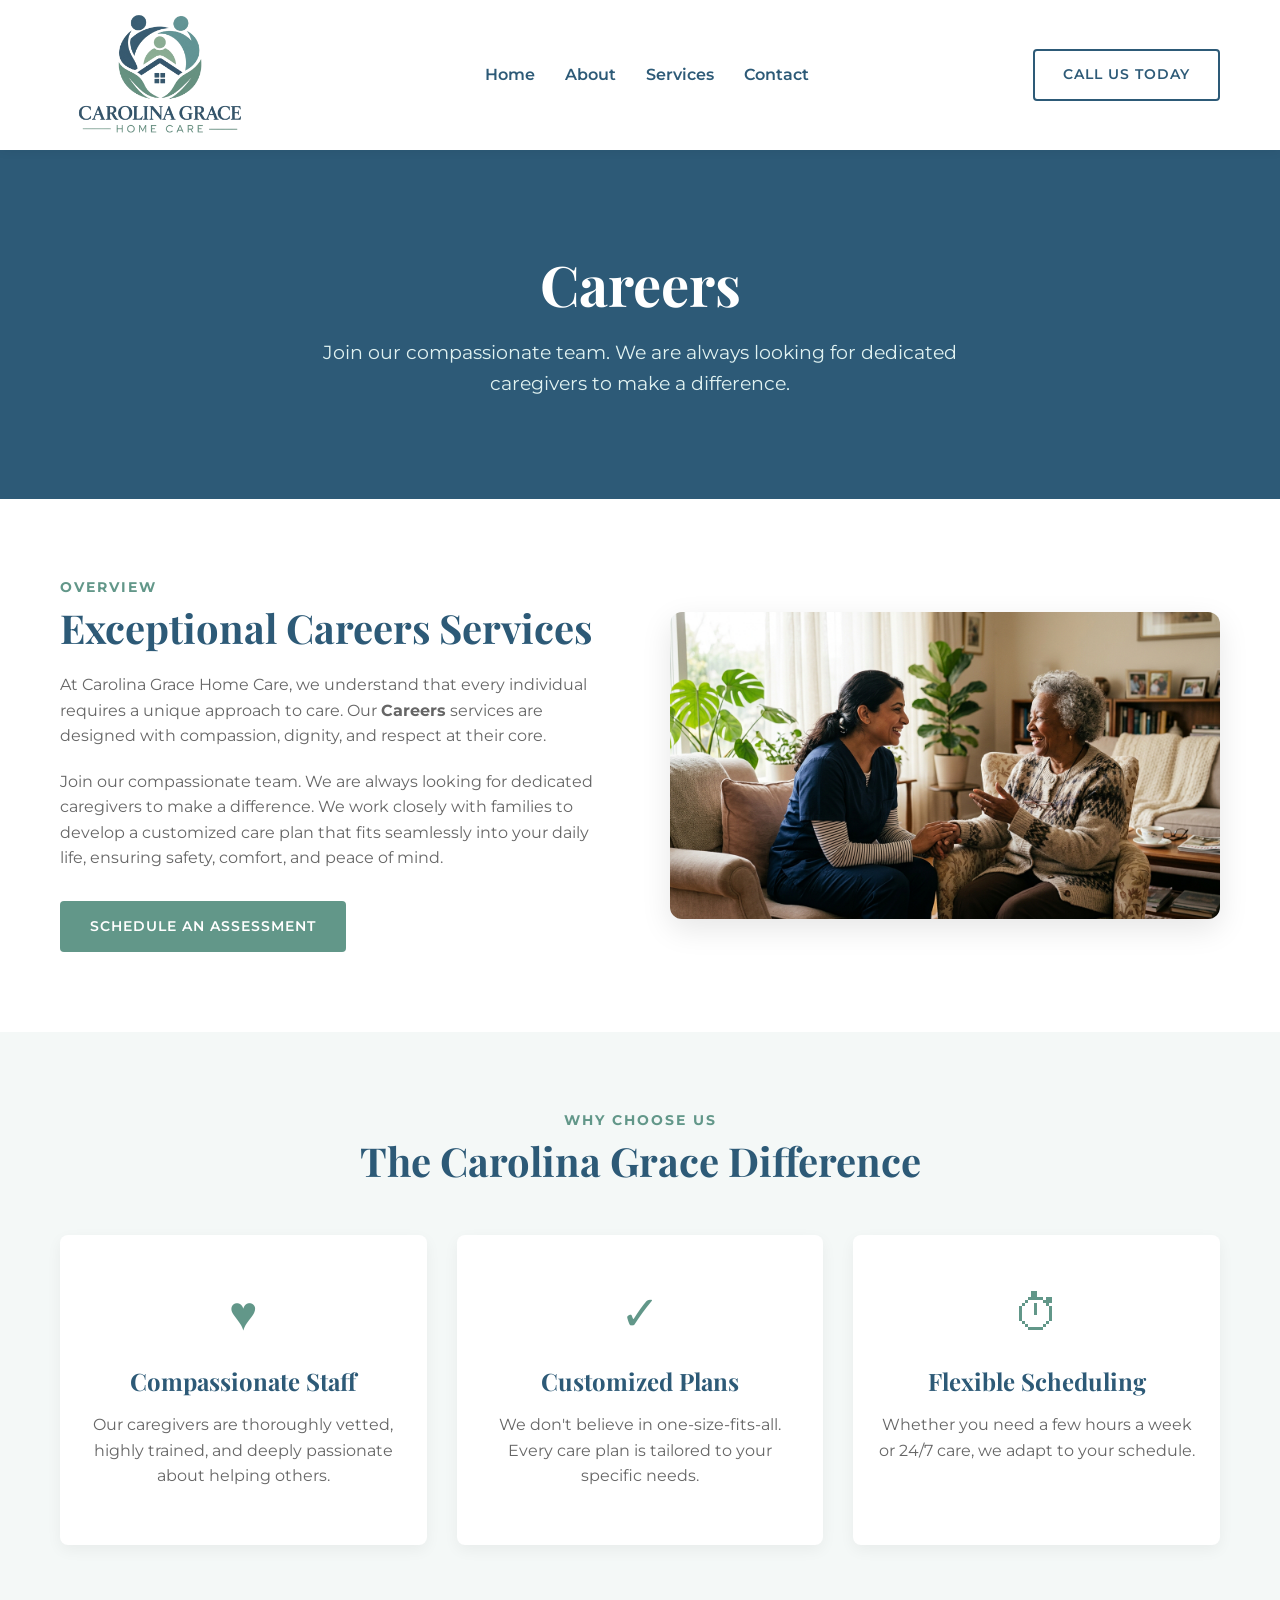
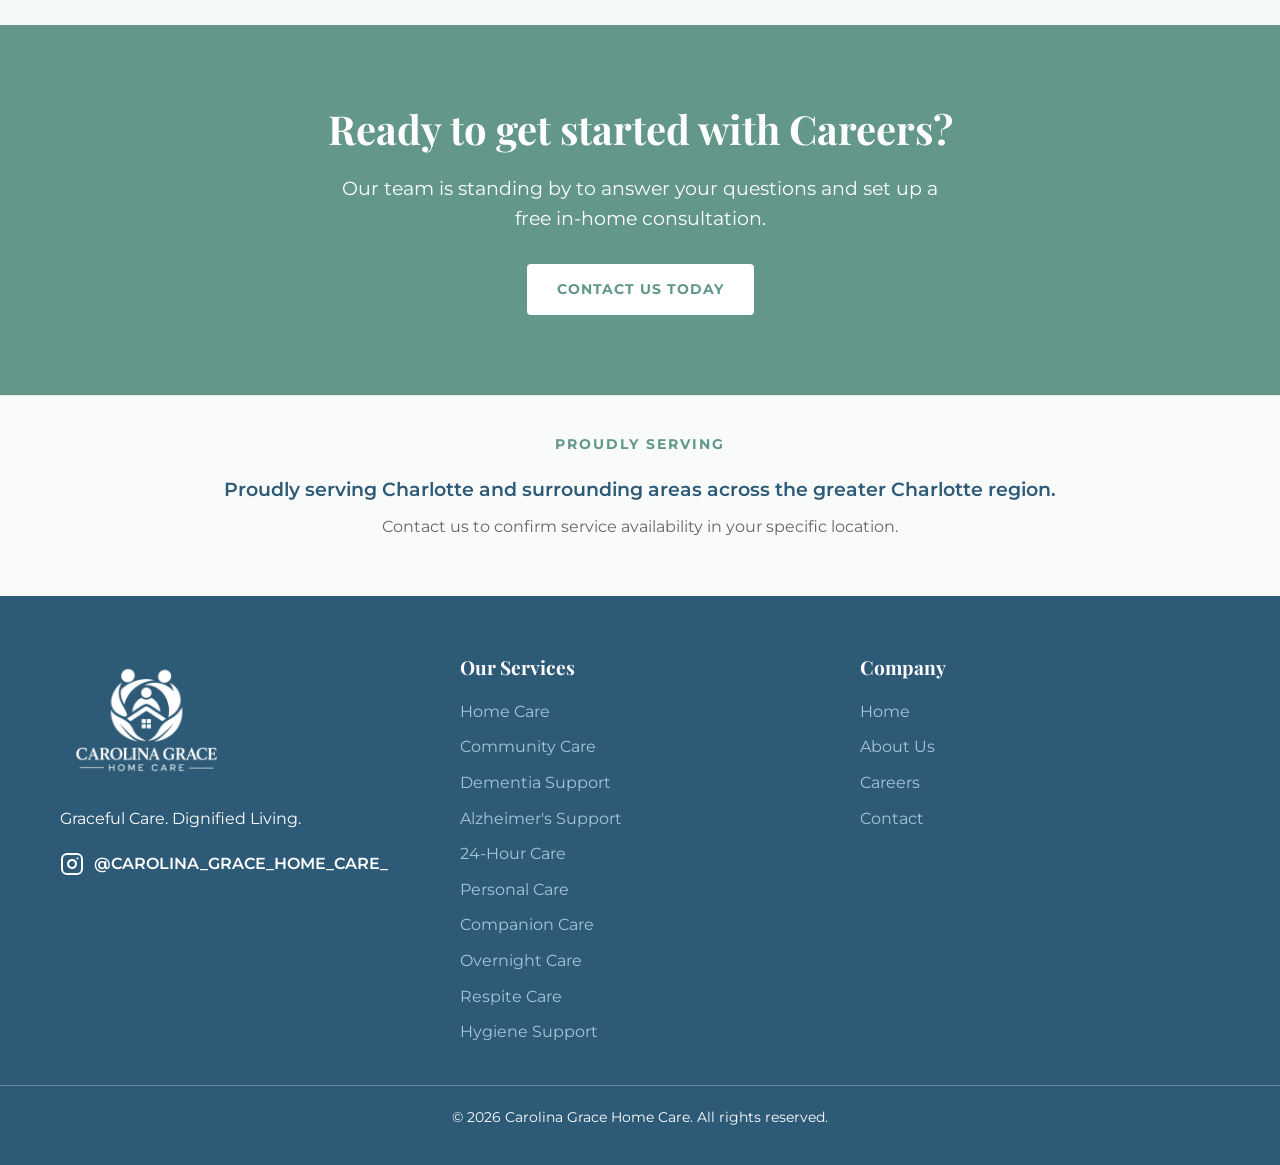
<file: careers.html>
<!DOCTYPE html>
<html lang="en">
<head>
    <meta charset="UTF-8">
    <meta name="viewport" content="width=device-width, initial-scale=1.0">
    <title>Careers | Carolina Grace Home Care</title>
    <link rel="stylesheet" href="style.css">
    <link rel="preconnect" href="https://fonts.googleapis.com">
    <link rel="preconnect" href="https://fonts.gstatic.com" crossorigin>
    <link href="https://fonts.googleapis.com/css2?family=Montserrat:wght@300;400;600;700&family=Playfair+Display:ital,wght@0,600;1,600&display=swap" rel="stylesheet">
</head>
<body>
    <!-- Header -->
    <header class="header">
        <div class="container header-container">
            <div class="logo">
                <a href="#"><img src="images/logo.png" alt="Carolina Grace Home Care Logo"></a>
            </div>
            
            <div class="hamburger" id="hamburger">
                <span class="bar"></span>
                <span class="bar"></span>
                <span class="bar"></span>
            </div>

            <nav class="nav" id="nav-menu">
                <ul>
                    <li><a href="#home">Home</a></li>
                    <li><a href="#about">About</a></li>
                    <li><a href="#services">Services</a></li>
                    <li><a href="#contact">Contact</a></li>
                </ul>
            </nav>
            <div class="header-cta">
                <a href="tel:7048625631" class="btn btn-outline">Call Us Today</a>
            </div>
        </div>
    </header>

    <!-- Page Hero -->
    <section class="page-hero" style="background-color: var(--primary-blue); color: white; padding: 100px 0; text-align: center;">
        <div class="container">
            <h1 style="font-size: 3.5rem; margin-bottom: 20px; font-family: var(--font-heading); color: white;">Careers</h1>
            <p style="font-size: 1.2rem; max-width: 700px; margin: 0 auto; color: #e0f2f1;">Join our compassionate team. We are always looking for dedicated caregivers to make a difference.</p>
        </div>
    </section>

    <!-- Overview Section -->
    <section class="section about">
        <div class="container about-container" style="align-items: center;">
            <div class="about-text">
                <h4 class="subtitle">Overview</h4>
                <h2 style="font-size: 2.5rem; margin-bottom: 20px;">Exceptional Careers Services</h2>
                <p style="margin-bottom: 20px;">At Carolina Grace Home Care, we understand that every individual requires a unique approach to care. Our <strong>Careers</strong> services are designed with compassion, dignity, and respect at their core.</p>
                <p style="margin-bottom: 30px;">Join our compassionate team. We are always looking for dedicated caregivers to make a difference. We work closely with families to develop a customized care plan that fits seamlessly into your daily life, ensuring safety, comfort, and peace of mind.</p>
                <a href="index.html#contact" class="btn btn-primary">Schedule an Assessment</a>
            </div>
            <div class="about-features" style="display: block;">
                <img src="images/hero.jpg" alt="Careers" style="width: 100%; border-radius: 12px; box-shadow: 0 10px 30px rgba(0,0,0,0.1);">
            </div>
        </div>
    </section>

    <!-- Key Benefits Section -->
    <section class="section bg-light text-center">
        <div class="container">
            <h4 class="subtitle">Why Choose Us</h4>
            <h2 style="margin-bottom: 50px;">The Carolina Grace Difference</h2>
            
            <div class="services-grid" style="grid-template-columns: repeat(auto-fit, minmax(300px, 1fr));">
                <div class="service-card" style="padding: 40px 20px;">
                    <div style="font-size: 3rem; color: var(--primary-green); margin-bottom: 15px;">♥</div>
                    <h3>Compassionate Staff</h3>
                    <p>Our caregivers are thoroughly vetted, highly trained, and deeply passionate about helping others.</p>
                </div>
                <div class="service-card" style="padding: 40px 20px;">
                    <div style="font-size: 3rem; color: var(--primary-green); margin-bottom: 15px;">✓</div>
                    <h3>Customized Plans</h3>
                    <p>We don't believe in one-size-fits-all. Every care plan is tailored to your specific needs.</p>
                </div>
                <div class="service-card" style="padding: 40px 20px;">
                    <div style="font-size: 3rem; color: var(--primary-green); margin-bottom: 15px;">⏱</div>
                    <h3>Flexible Scheduling</h3>
                    <p>Whether you need a few hours a week or 24/7 care, we adapt to your schedule.</p>
                </div>
            </div>
        </div>
    </section>

    <!-- Call to Action -->
    <section class="section" style="background-color: var(--primary-green); color: white; text-align: center;">
        <div class="container">
            <h2 style="font-size: 2.5rem; margin-bottom: 20px; color: white;">Ready to get started with Careers?</h2>
            <p style="font-size: 1.2rem; margin-bottom: 30px; max-width: 600px; margin-left: auto; margin-right: auto; color: white;">Our team is standing by to answer your questions and set up a free in-home consultation.</p>
            <a href="index.html#contact" class="btn btn-white">Contact Us Today</a>
        </div>
    </section>

<!-- Areas Served Section -->
    <section class="areas-section">
        <div class="container text-center">
            <h4 class="subtitle" style="margin-bottom: 20px;">Proudly Serving</h4>
            <p style="font-size: 1.2rem; color: var(--primary-blue); font-weight: 600; margin-bottom: 10px;">Proudly serving Charlotte and surrounding areas across the greater Charlotte region.</p>
            <p style="font-size: 1rem; color: #666;">Contact us to confirm service availability in your specific location.</p>
        </div>
    </section>

    <!-- Footer -->
    <footer class="footer">
        <div class="container footer-container">
            <div class="footer-logo">
                <img src="images/logo.png" alt="Carolina Grace Home Care Logo">
                <p class="footer-tagline">Graceful Care. Dignified Living.</p>
                <div class="social-links" style="margin-top: 20px;">
                    <a href="https://www.instagram.com/CAROLINA_GRACE_HOME_CARE_" target="_blank" style="color: white; text-decoration: none; display: flex; align-items: center; gap: 10px; font-weight: 600;">
                        <svg xmlns="http://www.w3.org/2000/svg" width="24" height="24" viewBox="0 0 24 24" fill="none" stroke="currentColor" stroke-width="2" stroke-linecap="round" stroke-linejoin="round"><rect x="2" y="2" width="20" height="20" rx="5" ry="5"></rect><path d="M16 11.37A4 4 0 1 1 12.63 8 4 4 0 0 1 16 11.37z"></path><line x1="17.5" y1="6.5" x2="17.51" y2="6.5"></line></svg>
                        @CAROLINA_GRACE_HOME_CARE_
                    </a>
                </div>
            </div>
            <div class="footer-services">
                <h3>Our Services</h3>
                <ul>
                    <li><a href="home-care.html">Home Care</a></li>
                    <li><a href="community-care.html">Community Care</a></li>
                    <li><a href="dementia-support.html">Dementia Support</a></li>
                    <li><a href="alzheimers-support.html">Alzheimer's Support</a></li>
                    <li><a href="24-hour-care.html">24-Hour Care</a></li>
                    <li><a href="personal-care.html">Personal Care</a></li>
                    <li><a href="companion-care.html">Companion Care</a></li>
                    <li><a href="overnight-care.html">Overnight Care</a></li>
                    <li><a href="respite-care.html">Respite Care</a></li>
                    <li><a href="hygiene-support.html">Hygiene Support</a></li>
                </ul>
            </div>
            <div class="footer-company">
                <h3>Company</h3>
                <ul>
                    <li><a href="index.html">Home</a></li>
                    <li><a href="about-us.html">About Us</a></li>
                    <li><a href="careers.html">Careers</a></li>
                    <li><a href="contact.html">Contact</a></li>
                </ul>
            </div>
            </div>
        </div>
        <div class="footer-bottom text-center">
            <p>&copy; 2026 Carolina Grace Home Care. All rights reserved.</p>
        </div>
    </footer>
    <script>
        const hamburger = document.getElementById('hamburger');
        const navMenu = document.getElementById('nav-menu');

        hamburger.addEventListener('click', () => {
            hamburger.classList.toggle('active');
            navMenu.classList.toggle('active');
        });

        // Close menu when clicking a link
        document.querySelectorAll('.nav a').forEach(link => {
            link.addEventListener('click', () => {
                hamburger.classList.remove('active');
                navMenu.classList.remove('active');
            });
        });
    </script>
</body>
</html>
</file>
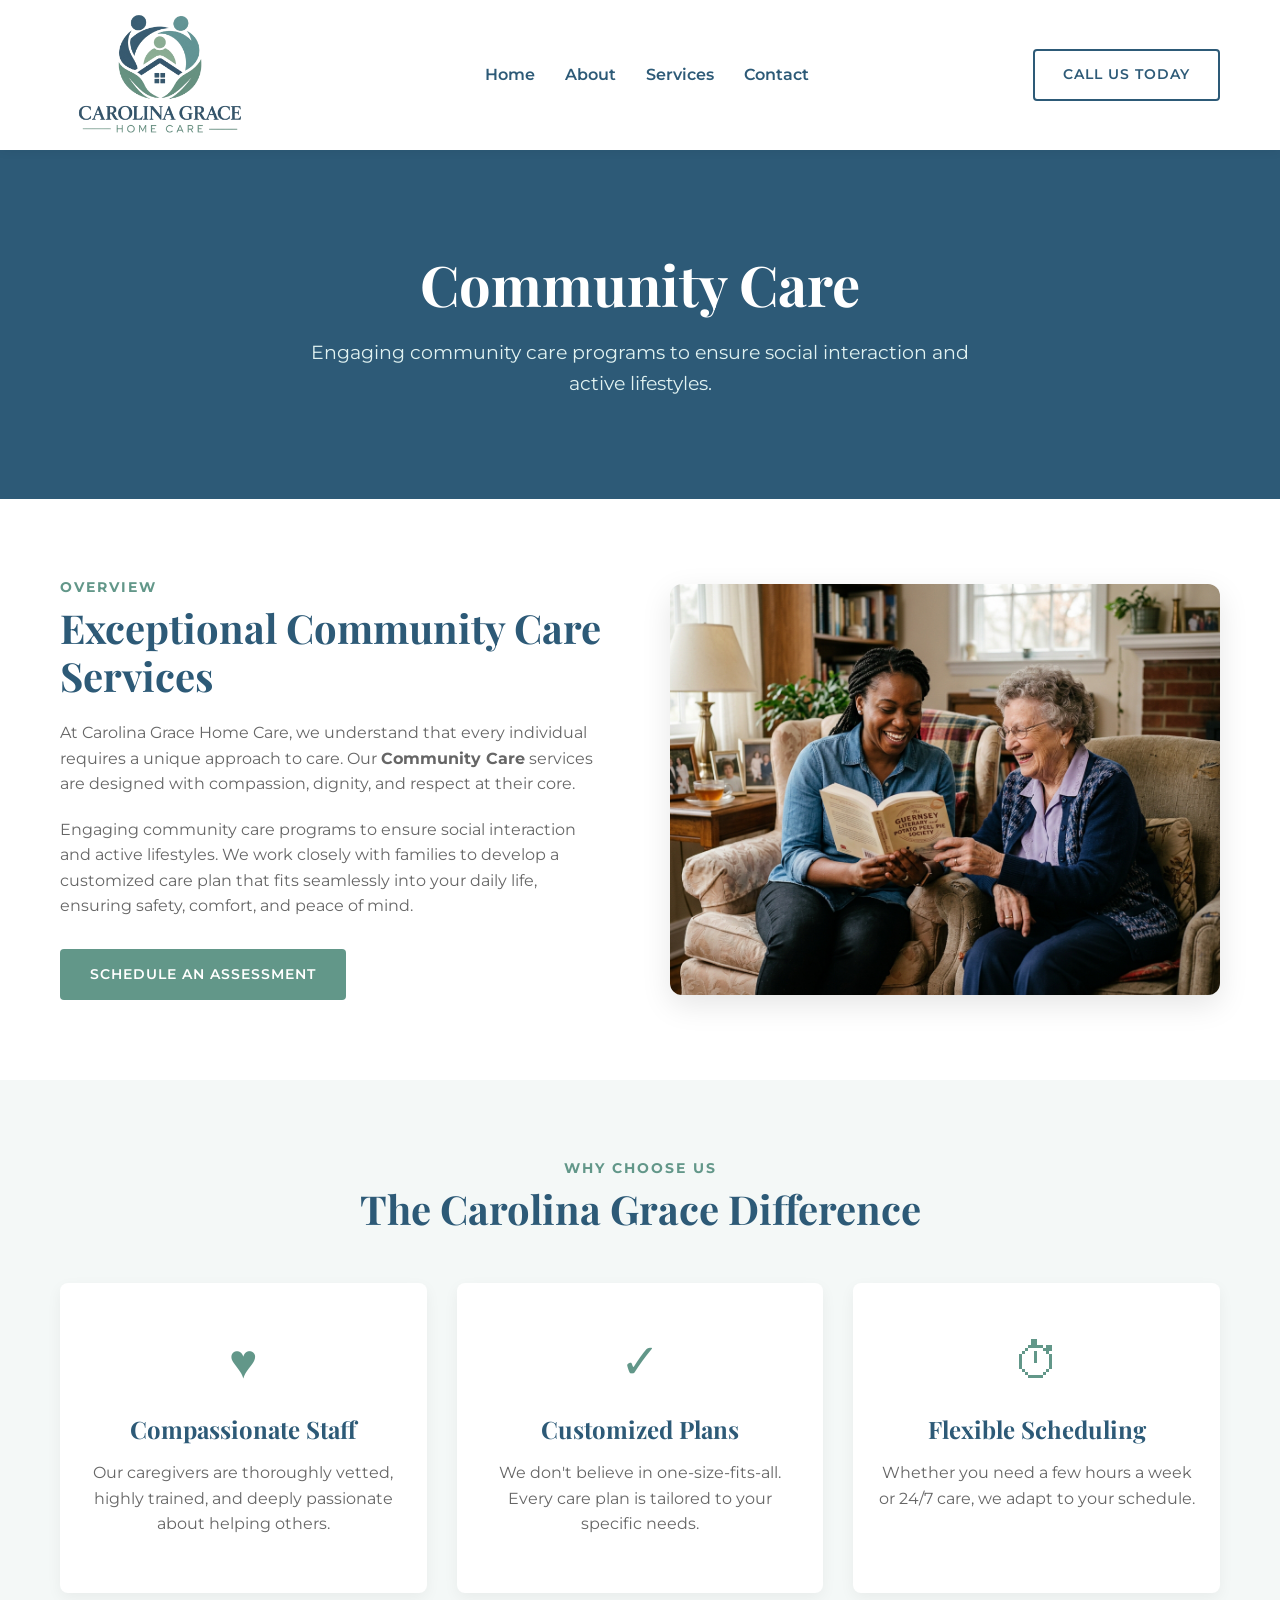
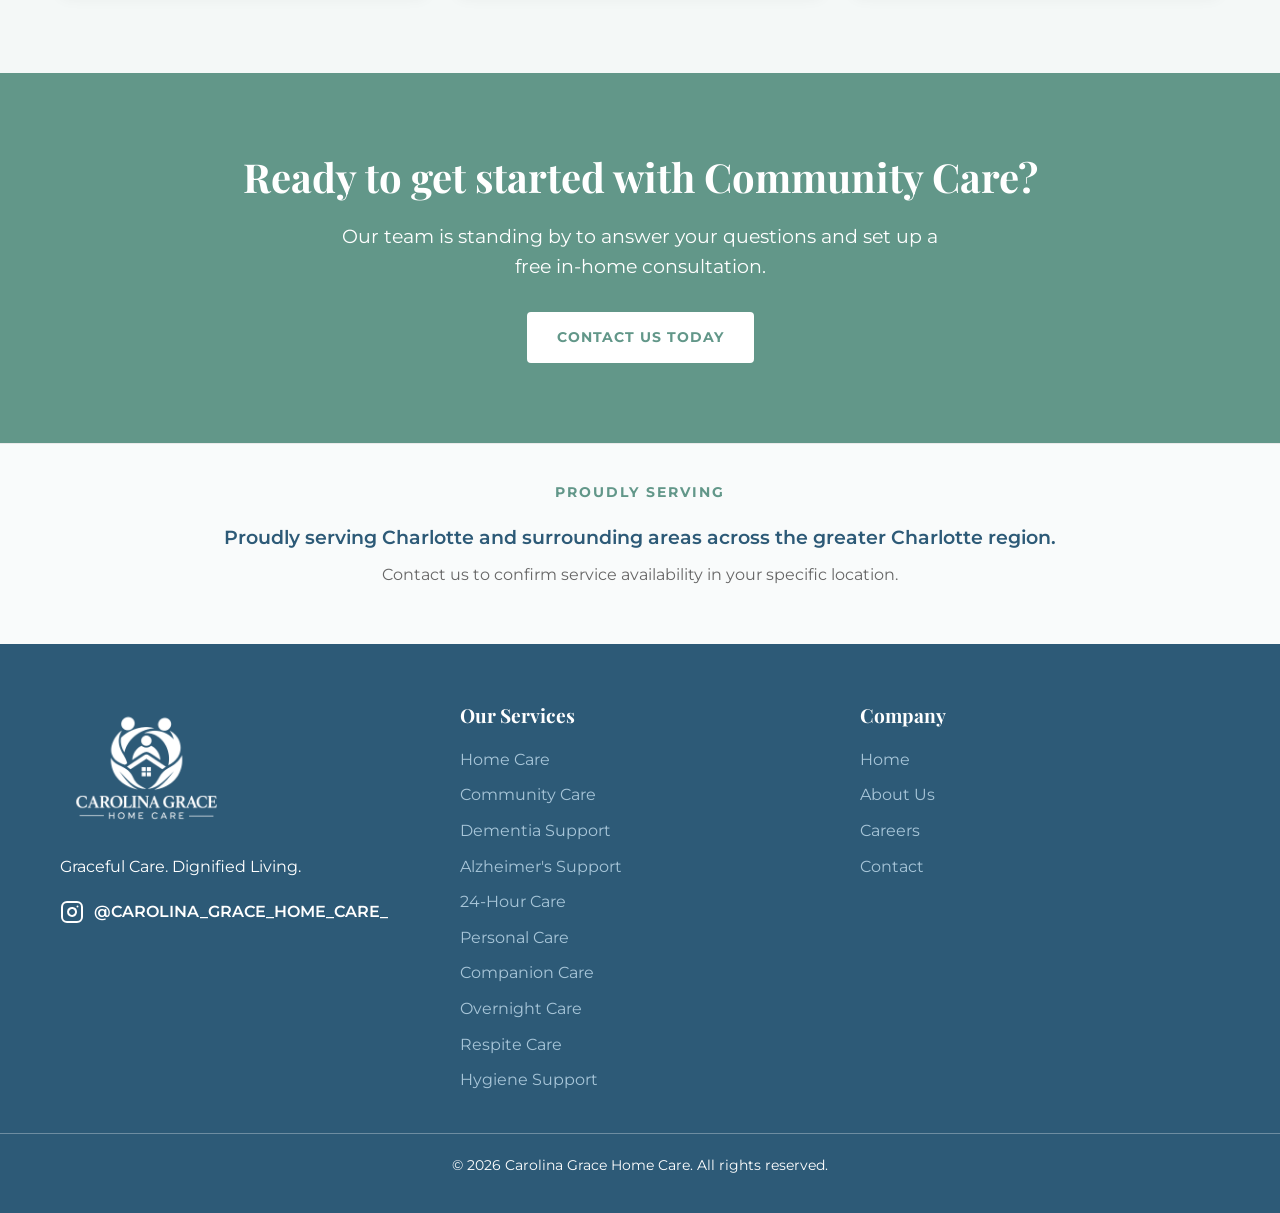
<file: community-care.html>
<!DOCTYPE html>
<html lang="en">
<head>
    <meta charset="UTF-8">
    <meta name="viewport" content="width=device-width, initial-scale=1.0">
    <title>Community Care | Carolina Grace Home Care</title>
    <link rel="stylesheet" href="style.css">
    <link rel="preconnect" href="https://fonts.googleapis.com">
    <link rel="preconnect" href="https://fonts.gstatic.com" crossorigin>
    <link href="https://fonts.googleapis.com/css2?family=Montserrat:wght@300;400;600;700&family=Playfair+Display:ital,wght@0,600;1,600&display=swap" rel="stylesheet">
</head>
<body>
    <!-- Header -->
    <header class="header">
        <div class="container header-container">
            <div class="logo">
                <a href="#"><img src="images/logo.png" alt="Carolina Grace Home Care Logo"></a>
            </div>
            
            <div class="hamburger" id="hamburger">
                <span class="bar"></span>
                <span class="bar"></span>
                <span class="bar"></span>
            </div>

            <nav class="nav" id="nav-menu">
                <ul>
                    <li><a href="#home">Home</a></li>
                    <li><a href="#about">About</a></li>
                    <li><a href="#services">Services</a></li>
                    <li><a href="#contact">Contact</a></li>
                </ul>
            </nav>
            <div class="header-cta">
                <a href="tel:7048625631" class="btn btn-outline">Call Us Today</a>
            </div>
        </div>
    </header>

    <!-- Page Hero -->
    <section class="page-hero" style="background-color: var(--primary-blue); color: white; padding: 100px 0; text-align: center;">
        <div class="container">
            <h1 style="font-size: 3.5rem; margin-bottom: 20px; font-family: var(--font-heading); color: white;">Community Care</h1>
            <p style="font-size: 1.2rem; max-width: 700px; margin: 0 auto; color: #e0f2f1;">Engaging community care programs to ensure social interaction and active lifestyles.</p>
        </div>
    </section>

    <!-- Overview Section -->
    <section class="section about">
        <div class="container about-container" style="align-items: center;">
            <div class="about-text">
                <h4 class="subtitle">Overview</h4>
                <h2 style="font-size: 2.5rem; margin-bottom: 20px;">Exceptional Community Care Services</h2>
                <p style="margin-bottom: 20px;">At Carolina Grace Home Care, we understand that every individual requires a unique approach to care. Our <strong>Community Care</strong> services are designed with compassion, dignity, and respect at their core.</p>
                <p style="margin-bottom: 30px;">Engaging community care programs to ensure social interaction and active lifestyles. We work closely with families to develop a customized care plan that fits seamlessly into your daily life, ensuring safety, comfort, and peace of mind.</p>
                <a href="index.html#contact" class="btn btn-primary">Schedule an Assessment</a>
            </div>
            <div class="about-features" style="display: block;">
                <img src="images/companionship.jpg" alt="Community Care" style="width: 100%; border-radius: 12px; box-shadow: 0 10px 30px rgba(0,0,0,0.1);">
            </div>
        </div>
    </section>

    <!-- Key Benefits Section -->
    <section class="section bg-light text-center">
        <div class="container">
            <h4 class="subtitle">Why Choose Us</h4>
            <h2 style="margin-bottom: 50px;">The Carolina Grace Difference</h2>
            
            <div class="services-grid" style="grid-template-columns: repeat(auto-fit, minmax(300px, 1fr));">
                <div class="service-card" style="padding: 40px 20px;">
                    <div style="font-size: 3rem; color: var(--primary-green); margin-bottom: 15px;">♥</div>
                    <h3>Compassionate Staff</h3>
                    <p>Our caregivers are thoroughly vetted, highly trained, and deeply passionate about helping others.</p>
                </div>
                <div class="service-card" style="padding: 40px 20px;">
                    <div style="font-size: 3rem; color: var(--primary-green); margin-bottom: 15px;">✓</div>
                    <h3>Customized Plans</h3>
                    <p>We don't believe in one-size-fits-all. Every care plan is tailored to your specific needs.</p>
                </div>
                <div class="service-card" style="padding: 40px 20px;">
                    <div style="font-size: 3rem; color: var(--primary-green); margin-bottom: 15px;">⏱</div>
                    <h3>Flexible Scheduling</h3>
                    <p>Whether you need a few hours a week or 24/7 care, we adapt to your schedule.</p>
                </div>
            </div>
        </div>
    </section>

    <!-- Call to Action -->
    <section class="section" style="background-color: var(--primary-green); color: white; text-align: center;">
        <div class="container">
            <h2 style="font-size: 2.5rem; margin-bottom: 20px; color: white;">Ready to get started with Community Care?</h2>
            <p style="font-size: 1.2rem; margin-bottom: 30px; max-width: 600px; margin-left: auto; margin-right: auto; color: white;">Our team is standing by to answer your questions and set up a free in-home consultation.</p>
            <a href="index.html#contact" class="btn btn-white">Contact Us Today</a>
        </div>
    </section>

<!-- Areas Served Section -->
    <section class="areas-section">
        <div class="container text-center">
            <h4 class="subtitle" style="margin-bottom: 20px;">Proudly Serving</h4>
            <p style="font-size: 1.2rem; color: var(--primary-blue); font-weight: 600; margin-bottom: 10px;">Proudly serving Charlotte and surrounding areas across the greater Charlotte region.</p>
            <p style="font-size: 1rem; color: #666;">Contact us to confirm service availability in your specific location.</p>
        </div>
    </section>

    <!-- Footer -->
    <footer class="footer">
        <div class="container footer-container">
            <div class="footer-logo">
                <img src="images/logo.png" alt="Carolina Grace Home Care Logo">
                <p class="footer-tagline">Graceful Care. Dignified Living.</p>
                <div class="social-links" style="margin-top: 20px;">
                    <a href="https://www.instagram.com/CAROLINA_GRACE_HOME_CARE_" target="_blank" style="color: white; text-decoration: none; display: flex; align-items: center; gap: 10px; font-weight: 600;">
                        <svg xmlns="http://www.w3.org/2000/svg" width="24" height="24" viewBox="0 0 24 24" fill="none" stroke="currentColor" stroke-width="2" stroke-linecap="round" stroke-linejoin="round"><rect x="2" y="2" width="20" height="20" rx="5" ry="5"></rect><path d="M16 11.37A4 4 0 1 1 12.63 8 4 4 0 0 1 16 11.37z"></path><line x1="17.5" y1="6.5" x2="17.51" y2="6.5"></line></svg>
                        @CAROLINA_GRACE_HOME_CARE_
                    </a>
                </div>
            </div>
            <div class="footer-services">
                <h3>Our Services</h3>
                <ul>
                    <li><a href="home-care.html">Home Care</a></li>
                    <li><a href="community-care.html">Community Care</a></li>
                    <li><a href="dementia-support.html">Dementia Support</a></li>
                    <li><a href="alzheimers-support.html">Alzheimer's Support</a></li>
                    <li><a href="24-hour-care.html">24-Hour Care</a></li>
                    <li><a href="personal-care.html">Personal Care</a></li>
                    <li><a href="companion-care.html">Companion Care</a></li>
                    <li><a href="overnight-care.html">Overnight Care</a></li>
                    <li><a href="respite-care.html">Respite Care</a></li>
                    <li><a href="hygiene-support.html">Hygiene Support</a></li>
                </ul>
            </div>
            <div class="footer-company">
                <h3>Company</h3>
                <ul>
                    <li><a href="index.html">Home</a></li>
                    <li><a href="about-us.html">About Us</a></li>
                    <li><a href="careers.html">Careers</a></li>
                    <li><a href="contact.html">Contact</a></li>
                </ul>
            </div>
            </div>
        </div>
        <div class="footer-bottom text-center">
            <p>&copy; 2026 Carolina Grace Home Care. All rights reserved.</p>
        </div>
    </footer>
    <script>
        const hamburger = document.getElementById('hamburger');
        const navMenu = document.getElementById('nav-menu');

        hamburger.addEventListener('click', () => {
            hamburger.classList.toggle('active');
            navMenu.classList.toggle('active');
        });

        // Close menu when clicking a link
        document.querySelectorAll('.nav a').forEach(link => {
            link.addEventListener('click', () => {
                hamburger.classList.remove('active');
                navMenu.classList.remove('active');
            });
        });
    </script>
</body>
</html>
</file>
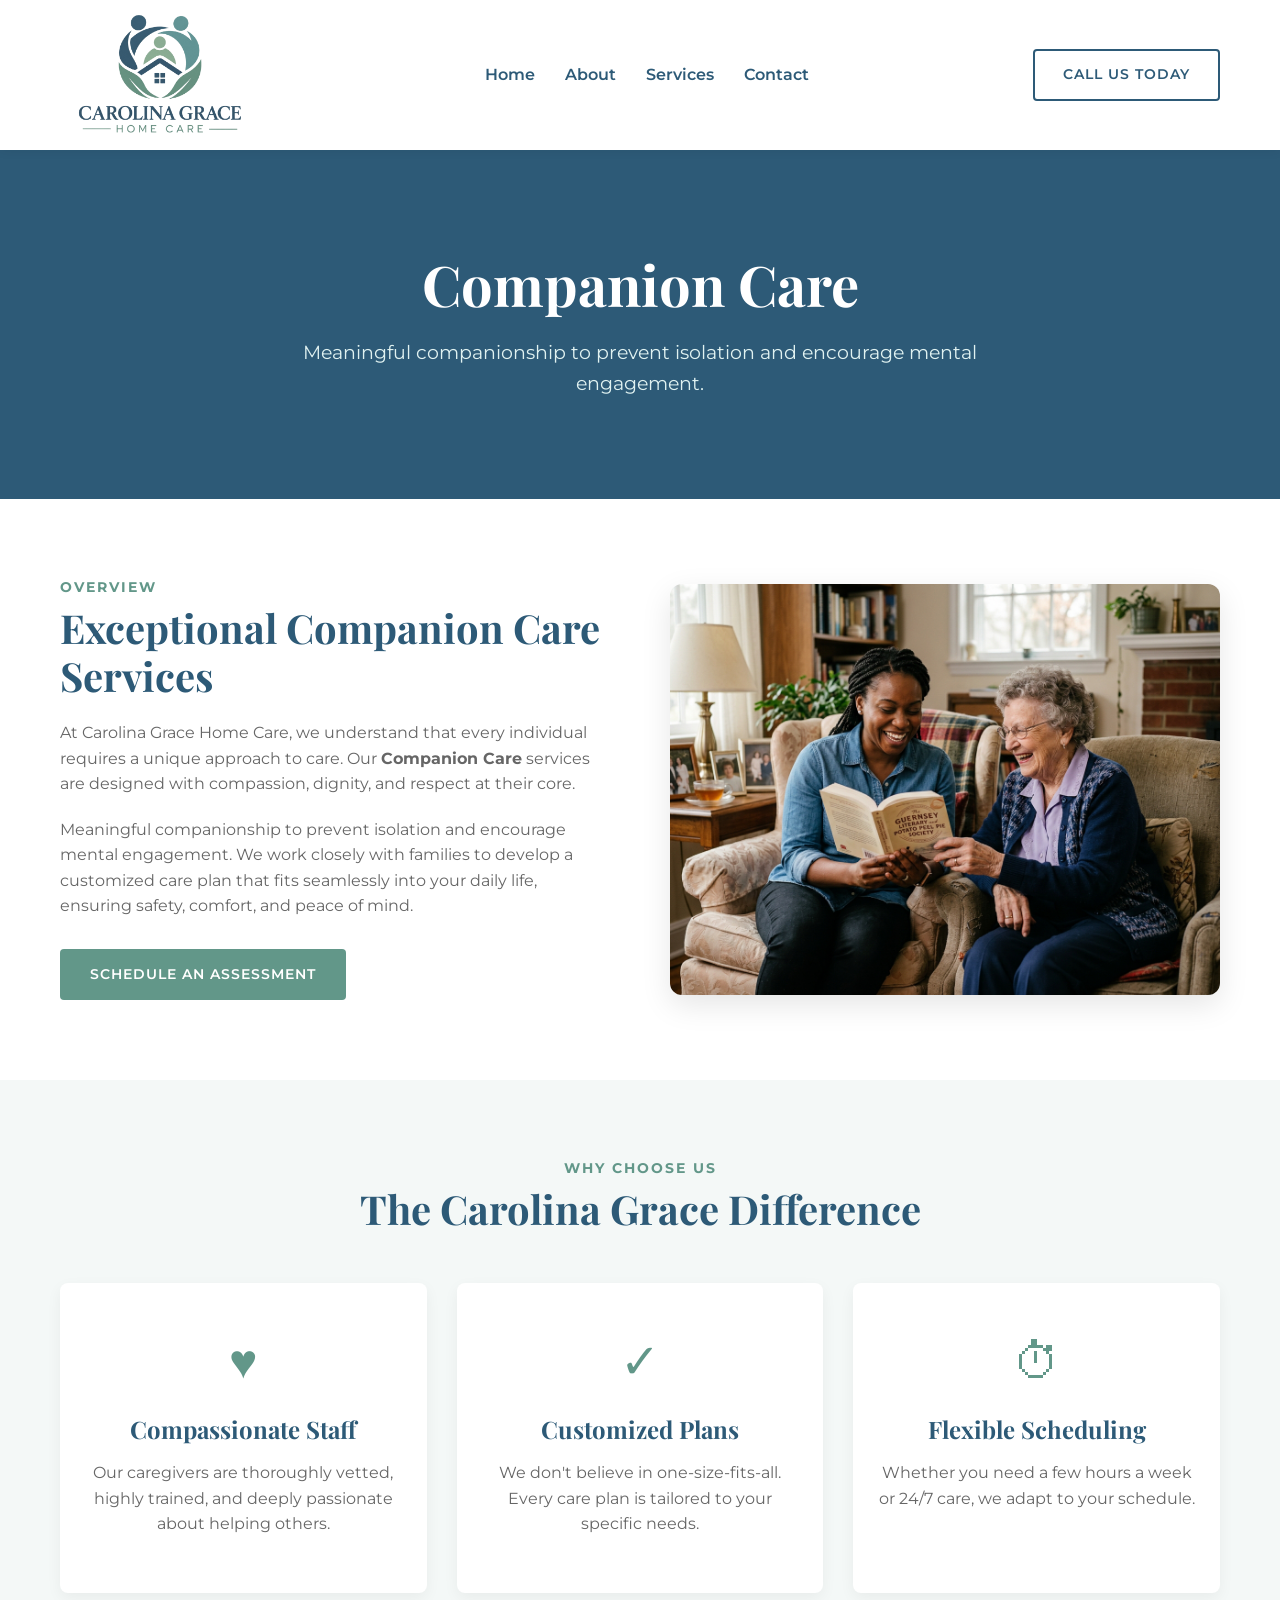
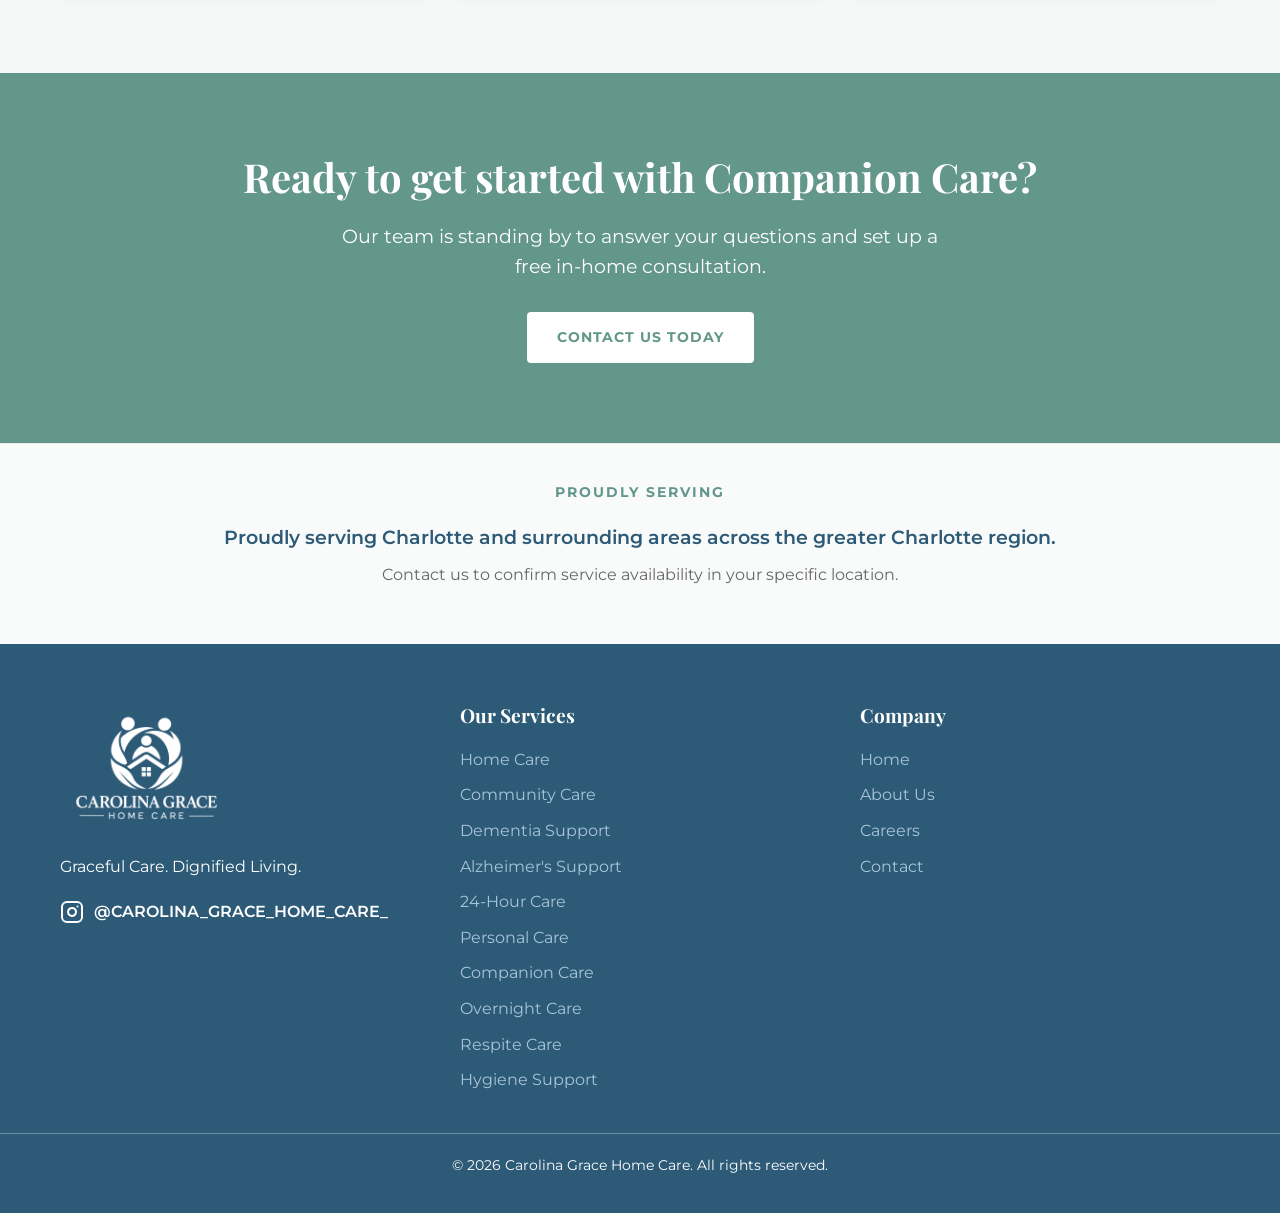
<file: companion-care.html>
<!DOCTYPE html>
<html lang="en">
<head>
    <meta charset="UTF-8">
    <meta name="viewport" content="width=device-width, initial-scale=1.0">
    <title>Companion Care | Carolina Grace Home Care</title>
    <link rel="stylesheet" href="style.css">
    <link rel="preconnect" href="https://fonts.googleapis.com">
    <link rel="preconnect" href="https://fonts.gstatic.com" crossorigin>
    <link href="https://fonts.googleapis.com/css2?family=Montserrat:wght@300;400;600;700&family=Playfair+Display:ital,wght@0,600;1,600&display=swap" rel="stylesheet">
</head>
<body>
    <!-- Header -->
    <header class="header">
        <div class="container header-container">
            <div class="logo">
                <a href="#"><img src="images/logo.png" alt="Carolina Grace Home Care Logo"></a>
            </div>
            
            <div class="hamburger" id="hamburger">
                <span class="bar"></span>
                <span class="bar"></span>
                <span class="bar"></span>
            </div>

            <nav class="nav" id="nav-menu">
                <ul>
                    <li><a href="#home">Home</a></li>
                    <li><a href="#about">About</a></li>
                    <li><a href="#services">Services</a></li>
                    <li><a href="#contact">Contact</a></li>
                </ul>
            </nav>
            <div class="header-cta">
                <a href="tel:7048625631" class="btn btn-outline">Call Us Today</a>
            </div>
        </div>
    </header>

    <!-- Page Hero -->
    <section class="page-hero" style="background-color: var(--primary-blue); color: white; padding: 100px 0; text-align: center;">
        <div class="container">
            <h1 style="font-size: 3.5rem; margin-bottom: 20px; font-family: var(--font-heading); color: white;">Companion Care</h1>
            <p style="font-size: 1.2rem; max-width: 700px; margin: 0 auto; color: #e0f2f1;">Meaningful companionship to prevent isolation and encourage mental engagement.</p>
        </div>
    </section>

    <!-- Overview Section -->
    <section class="section about">
        <div class="container about-container" style="align-items: center;">
            <div class="about-text">
                <h4 class="subtitle">Overview</h4>
                <h2 style="font-size: 2.5rem; margin-bottom: 20px;">Exceptional Companion Care Services</h2>
                <p style="margin-bottom: 20px;">At Carolina Grace Home Care, we understand that every individual requires a unique approach to care. Our <strong>Companion Care</strong> services are designed with compassion, dignity, and respect at their core.</p>
                <p style="margin-bottom: 30px;">Meaningful companionship to prevent isolation and encourage mental engagement. We work closely with families to develop a customized care plan that fits seamlessly into your daily life, ensuring safety, comfort, and peace of mind.</p>
                <a href="index.html#contact" class="btn btn-primary">Schedule an Assessment</a>
            </div>
            <div class="about-features" style="display: block;">
                <img src="images/companionship.jpg" alt="Companion Care" style="width: 100%; border-radius: 12px; box-shadow: 0 10px 30px rgba(0,0,0,0.1);">
            </div>
        </div>
    </section>

    <!-- Key Benefits Section -->
    <section class="section bg-light text-center">
        <div class="container">
            <h4 class="subtitle">Why Choose Us</h4>
            <h2 style="margin-bottom: 50px;">The Carolina Grace Difference</h2>
            
            <div class="services-grid" style="grid-template-columns: repeat(auto-fit, minmax(300px, 1fr));">
                <div class="service-card" style="padding: 40px 20px;">
                    <div style="font-size: 3rem; color: var(--primary-green); margin-bottom: 15px;">♥</div>
                    <h3>Compassionate Staff</h3>
                    <p>Our caregivers are thoroughly vetted, highly trained, and deeply passionate about helping others.</p>
                </div>
                <div class="service-card" style="padding: 40px 20px;">
                    <div style="font-size: 3rem; color: var(--primary-green); margin-bottom: 15px;">✓</div>
                    <h3>Customized Plans</h3>
                    <p>We don't believe in one-size-fits-all. Every care plan is tailored to your specific needs.</p>
                </div>
                <div class="service-card" style="padding: 40px 20px;">
                    <div style="font-size: 3rem; color: var(--primary-green); margin-bottom: 15px;">⏱</div>
                    <h3>Flexible Scheduling</h3>
                    <p>Whether you need a few hours a week or 24/7 care, we adapt to your schedule.</p>
                </div>
            </div>
        </div>
    </section>

    <!-- Call to Action -->
    <section class="section" style="background-color: var(--primary-green); color: white; text-align: center;">
        <div class="container">
            <h2 style="font-size: 2.5rem; margin-bottom: 20px; color: white;">Ready to get started with Companion Care?</h2>
            <p style="font-size: 1.2rem; margin-bottom: 30px; max-width: 600px; margin-left: auto; margin-right: auto; color: white;">Our team is standing by to answer your questions and set up a free in-home consultation.</p>
            <a href="index.html#contact" class="btn btn-white">Contact Us Today</a>
        </div>
    </section>

<!-- Areas Served Section -->
    <section class="areas-section">
        <div class="container text-center">
            <h4 class="subtitle" style="margin-bottom: 20px;">Proudly Serving</h4>
            <p style="font-size: 1.2rem; color: var(--primary-blue); font-weight: 600; margin-bottom: 10px;">Proudly serving Charlotte and surrounding areas across the greater Charlotte region.</p>
            <p style="font-size: 1rem; color: #666;">Contact us to confirm service availability in your specific location.</p>
        </div>
    </section>

    <!-- Footer -->
    <footer class="footer">
        <div class="container footer-container">
            <div class="footer-logo">
                <img src="images/logo.png" alt="Carolina Grace Home Care Logo">
                <p class="footer-tagline">Graceful Care. Dignified Living.</p>
                <div class="social-links" style="margin-top: 20px;">
                    <a href="https://www.instagram.com/CAROLINA_GRACE_HOME_CARE_" target="_blank" style="color: white; text-decoration: none; display: flex; align-items: center; gap: 10px; font-weight: 600;">
                        <svg xmlns="http://www.w3.org/2000/svg" width="24" height="24" viewBox="0 0 24 24" fill="none" stroke="currentColor" stroke-width="2" stroke-linecap="round" stroke-linejoin="round"><rect x="2" y="2" width="20" height="20" rx="5" ry="5"></rect><path d="M16 11.37A4 4 0 1 1 12.63 8 4 4 0 0 1 16 11.37z"></path><line x1="17.5" y1="6.5" x2="17.51" y2="6.5"></line></svg>
                        @CAROLINA_GRACE_HOME_CARE_
                    </a>
                </div>
            </div>
            <div class="footer-services">
                <h3>Our Services</h3>
                <ul>
                    <li><a href="home-care.html">Home Care</a></li>
                    <li><a href="community-care.html">Community Care</a></li>
                    <li><a href="dementia-support.html">Dementia Support</a></li>
                    <li><a href="alzheimers-support.html">Alzheimer's Support</a></li>
                    <li><a href="24-hour-care.html">24-Hour Care</a></li>
                    <li><a href="personal-care.html">Personal Care</a></li>
                    <li><a href="companion-care.html">Companion Care</a></li>
                    <li><a href="overnight-care.html">Overnight Care</a></li>
                    <li><a href="respite-care.html">Respite Care</a></li>
                    <li><a href="hygiene-support.html">Hygiene Support</a></li>
                </ul>
            </div>
            <div class="footer-company">
                <h3>Company</h3>
                <ul>
                    <li><a href="index.html">Home</a></li>
                    <li><a href="about-us.html">About Us</a></li>
                    <li><a href="careers.html">Careers</a></li>
                    <li><a href="contact.html">Contact</a></li>
                </ul>
            </div>
            </div>
        </div>
        <div class="footer-bottom text-center">
            <p>&copy; 2026 Carolina Grace Home Care. All rights reserved.</p>
        </div>
    </footer>
    <script>
        const hamburger = document.getElementById('hamburger');
        const navMenu = document.getElementById('nav-menu');

        hamburger.addEventListener('click', () => {
            hamburger.classList.toggle('active');
            navMenu.classList.toggle('active');
        });

        // Close menu when clicking a link
        document.querySelectorAll('.nav a').forEach(link => {
            link.addEventListener('click', () => {
                hamburger.classList.remove('active');
                navMenu.classList.remove('active');
            });
        });
    </script>
</body>
</html>
</file>
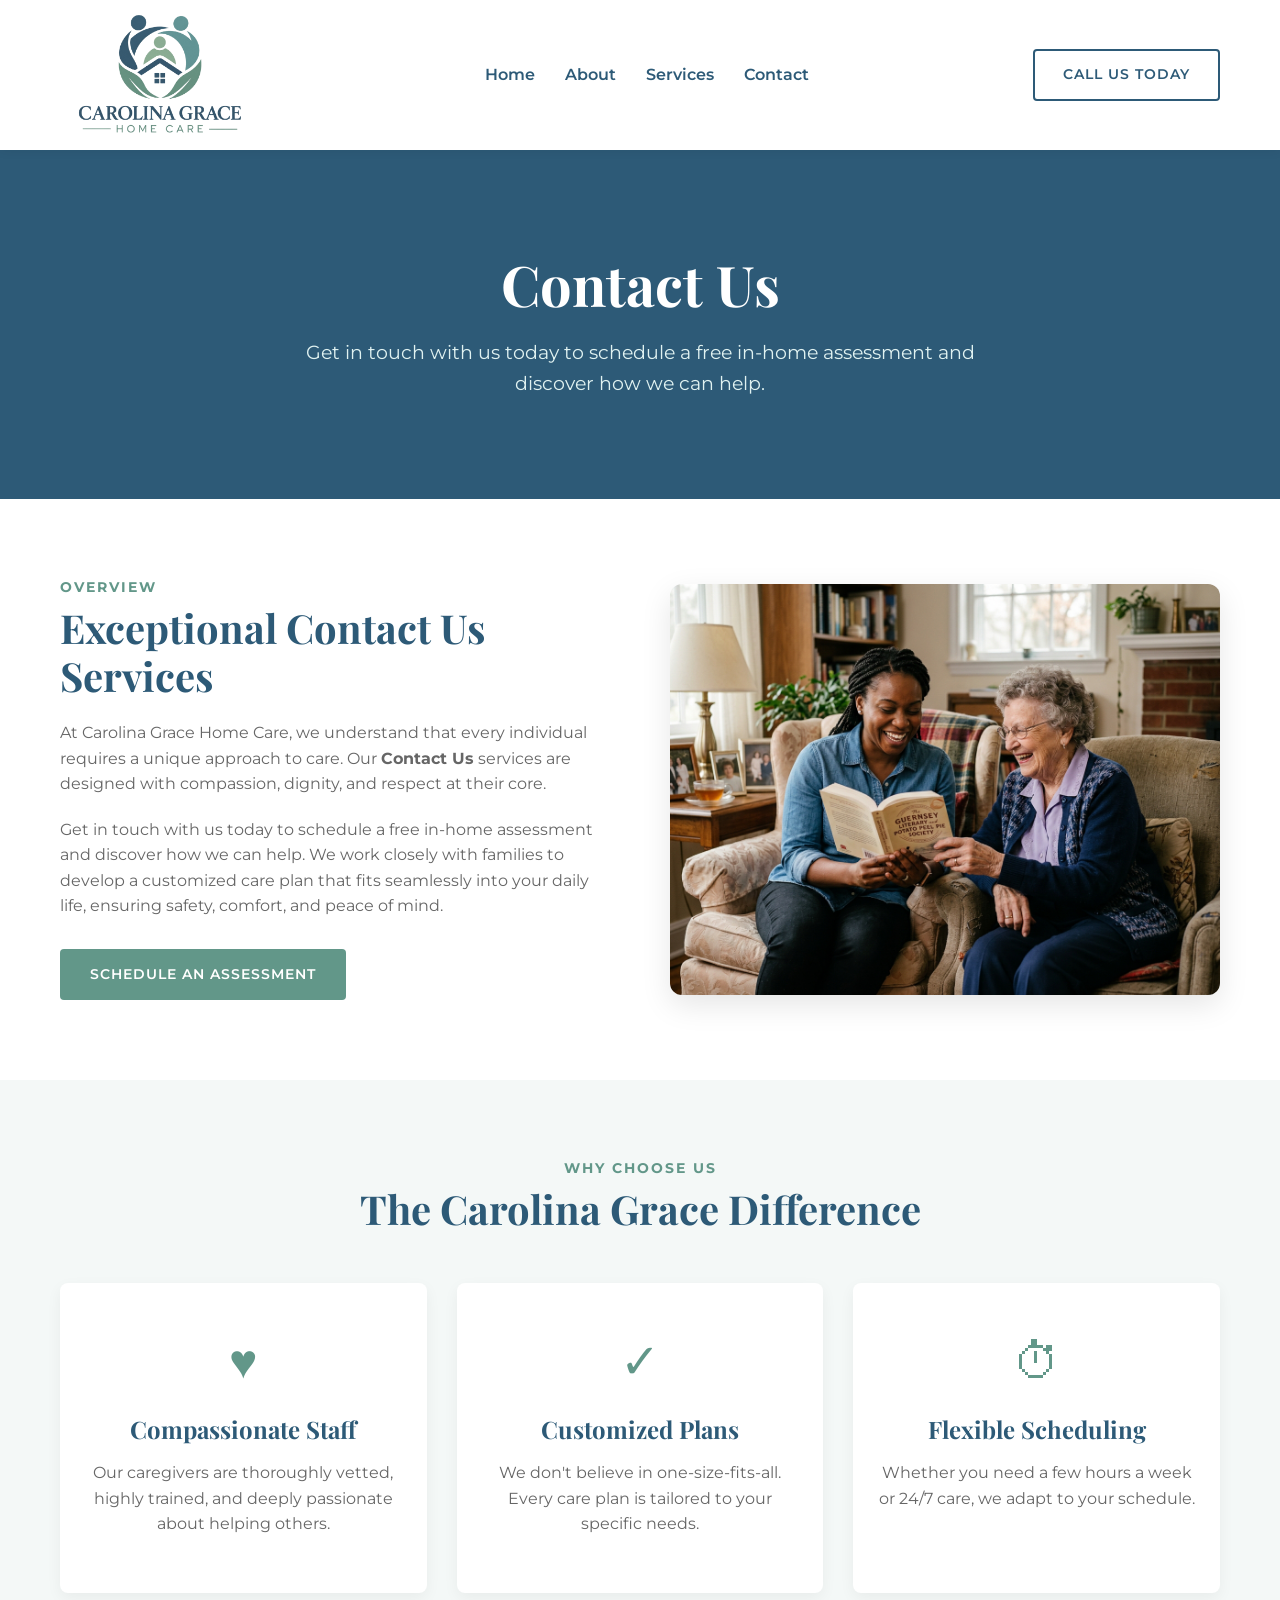
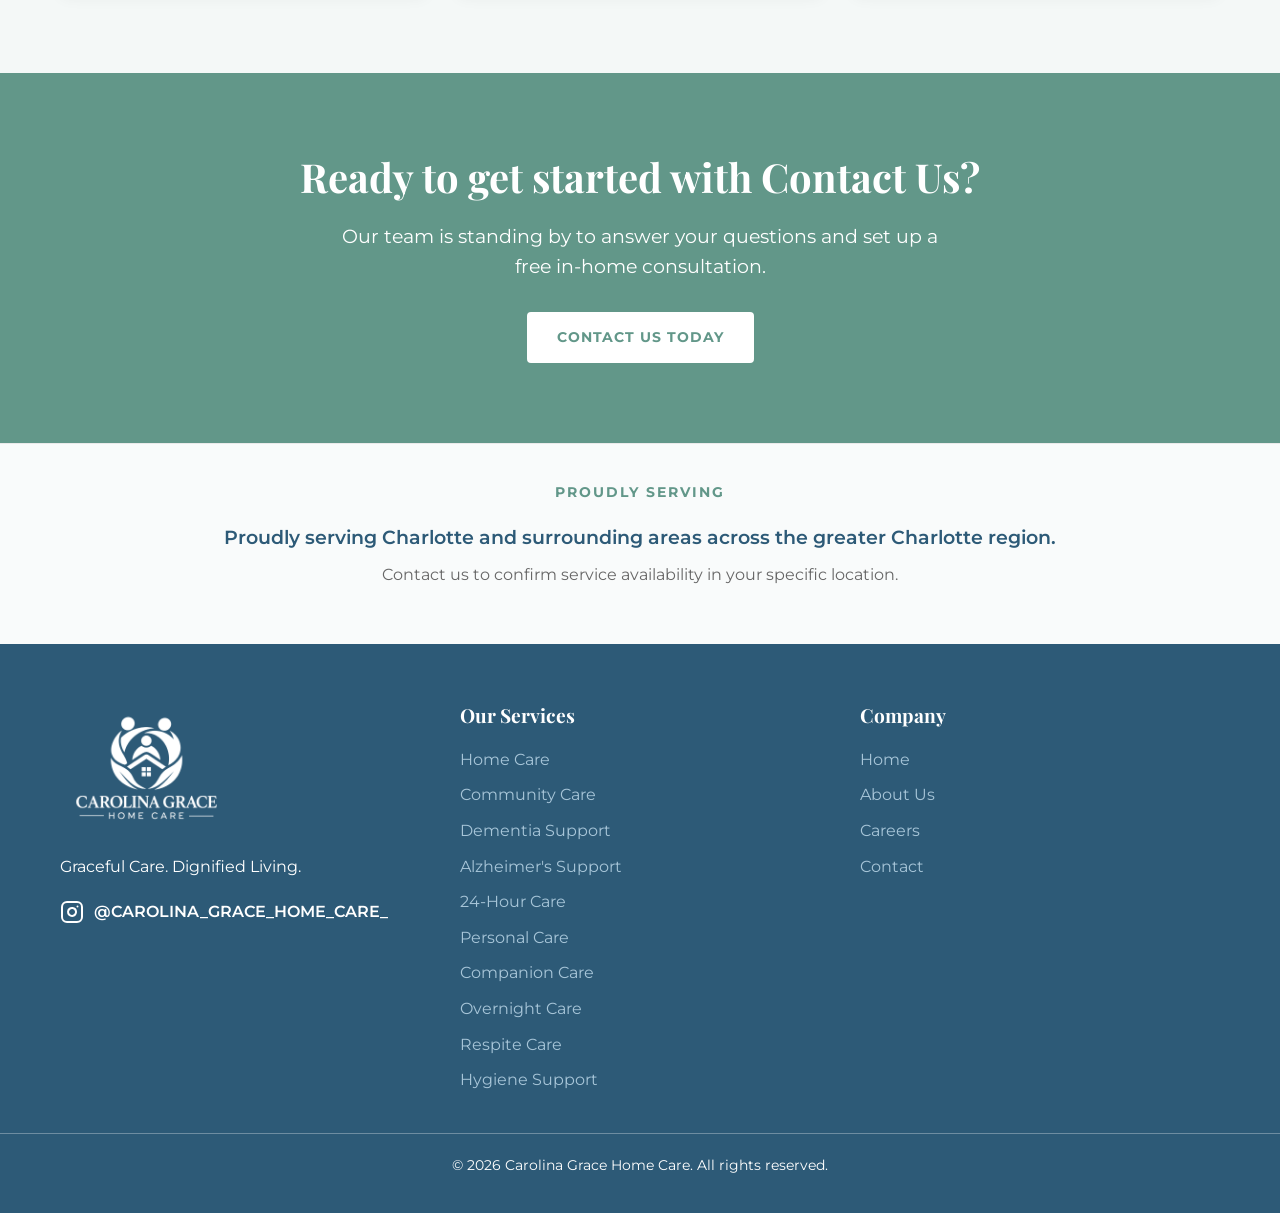
<file: contact.html>
<!DOCTYPE html>
<html lang="en">
<head>
    <meta charset="UTF-8">
    <meta name="viewport" content="width=device-width, initial-scale=1.0">
    <title>Contact Us | Carolina Grace Home Care</title>
    <link rel="stylesheet" href="style.css">
    <link rel="preconnect" href="https://fonts.googleapis.com">
    <link rel="preconnect" href="https://fonts.gstatic.com" crossorigin>
    <link href="https://fonts.googleapis.com/css2?family=Montserrat:wght@300;400;600;700&family=Playfair+Display:ital,wght@0,600;1,600&display=swap" rel="stylesheet">
</head>
<body>
    <!-- Header -->
    <header class="header">
        <div class="container header-container">
            <div class="logo">
                <a href="#"><img src="images/logo.png" alt="Carolina Grace Home Care Logo"></a>
            </div>
            
            <div class="hamburger" id="hamburger">
                <span class="bar"></span>
                <span class="bar"></span>
                <span class="bar"></span>
            </div>

            <nav class="nav" id="nav-menu">
                <ul>
                    <li><a href="#home">Home</a></li>
                    <li><a href="#about">About</a></li>
                    <li><a href="#services">Services</a></li>
                    <li><a href="#contact">Contact</a></li>
                </ul>
            </nav>
            <div class="header-cta">
                <a href="tel:7048625631" class="btn btn-outline">Call Us Today</a>
            </div>
        </div>
    </header>

    <!-- Page Hero -->
    <section class="page-hero" style="background-color: var(--primary-blue); color: white; padding: 100px 0; text-align: center;">
        <div class="container">
            <h1 style="font-size: 3.5rem; margin-bottom: 20px; font-family: var(--font-heading); color: white;">Contact Us</h1>
            <p style="font-size: 1.2rem; max-width: 700px; margin: 0 auto; color: #e0f2f1;">Get in touch with us today to schedule a free in-home assessment and discover how we can help.</p>
        </div>
    </section>

    <!-- Overview Section -->
    <section class="section about">
        <div class="container about-container" style="align-items: center;">
            <div class="about-text">
                <h4 class="subtitle">Overview</h4>
                <h2 style="font-size: 2.5rem; margin-bottom: 20px;">Exceptional Contact Us Services</h2>
                <p style="margin-bottom: 20px;">At Carolina Grace Home Care, we understand that every individual requires a unique approach to care. Our <strong>Contact Us</strong> services are designed with compassion, dignity, and respect at their core.</p>
                <p style="margin-bottom: 30px;">Get in touch with us today to schedule a free in-home assessment and discover how we can help. We work closely with families to develop a customized care plan that fits seamlessly into your daily life, ensuring safety, comfort, and peace of mind.</p>
                <a href="index.html#contact" class="btn btn-primary">Schedule an Assessment</a>
            </div>
            <div class="about-features" style="display: block;">
                <img src="images/companionship.jpg" alt="Contact Us" style="width: 100%; border-radius: 12px; box-shadow: 0 10px 30px rgba(0,0,0,0.1);">
            </div>
        </div>
    </section>

    <!-- Key Benefits Section -->
    <section class="section bg-light text-center">
        <div class="container">
            <h4 class="subtitle">Why Choose Us</h4>
            <h2 style="margin-bottom: 50px;">The Carolina Grace Difference</h2>
            
            <div class="services-grid" style="grid-template-columns: repeat(auto-fit, minmax(300px, 1fr));">
                <div class="service-card" style="padding: 40px 20px;">
                    <div style="font-size: 3rem; color: var(--primary-green); margin-bottom: 15px;">♥</div>
                    <h3>Compassionate Staff</h3>
                    <p>Our caregivers are thoroughly vetted, highly trained, and deeply passionate about helping others.</p>
                </div>
                <div class="service-card" style="padding: 40px 20px;">
                    <div style="font-size: 3rem; color: var(--primary-green); margin-bottom: 15px;">✓</div>
                    <h3>Customized Plans</h3>
                    <p>We don't believe in one-size-fits-all. Every care plan is tailored to your specific needs.</p>
                </div>
                <div class="service-card" style="padding: 40px 20px;">
                    <div style="font-size: 3rem; color: var(--primary-green); margin-bottom: 15px;">⏱</div>
                    <h3>Flexible Scheduling</h3>
                    <p>Whether you need a few hours a week or 24/7 care, we adapt to your schedule.</p>
                </div>
            </div>
        </div>
    </section>

    <!-- Call to Action -->
    <section class="section" style="background-color: var(--primary-green); color: white; text-align: center;">
        <div class="container">
            <h2 style="font-size: 2.5rem; margin-bottom: 20px; color: white;">Ready to get started with Contact Us?</h2>
            <p style="font-size: 1.2rem; margin-bottom: 30px; max-width: 600px; margin-left: auto; margin-right: auto; color: white;">Our team is standing by to answer your questions and set up a free in-home consultation.</p>
            <a href="index.html#contact" class="btn btn-white">Contact Us Today</a>
        </div>
    </section>

<!-- Areas Served Section -->
    <section class="areas-section">
        <div class="container text-center">
            <h4 class="subtitle" style="margin-bottom: 20px;">Proudly Serving</h4>
            <p style="font-size: 1.2rem; color: var(--primary-blue); font-weight: 600; margin-bottom: 10px;">Proudly serving Charlotte and surrounding areas across the greater Charlotte region.</p>
            <p style="font-size: 1rem; color: #666;">Contact us to confirm service availability in your specific location.</p>
        </div>
    </section>

    <!-- Footer -->
    <footer class="footer">
        <div class="container footer-container">
            <div class="footer-logo">
                <img src="images/logo.png" alt="Carolina Grace Home Care Logo">
                <p class="footer-tagline">Graceful Care. Dignified Living.</p>
                <div class="social-links" style="margin-top: 20px;">
                    <a href="https://www.instagram.com/CAROLINA_GRACE_HOME_CARE_" target="_blank" style="color: white; text-decoration: none; display: flex; align-items: center; gap: 10px; font-weight: 600;">
                        <svg xmlns="http://www.w3.org/2000/svg" width="24" height="24" viewBox="0 0 24 24" fill="none" stroke="currentColor" stroke-width="2" stroke-linecap="round" stroke-linejoin="round"><rect x="2" y="2" width="20" height="20" rx="5" ry="5"></rect><path d="M16 11.37A4 4 0 1 1 12.63 8 4 4 0 0 1 16 11.37z"></path><line x1="17.5" y1="6.5" x2="17.51" y2="6.5"></line></svg>
                        @CAROLINA_GRACE_HOME_CARE_
                    </a>
                </div>
            </div>
            <div class="footer-services">
                <h3>Our Services</h3>
                <ul>
                    <li><a href="home-care.html">Home Care</a></li>
                    <li><a href="community-care.html">Community Care</a></li>
                    <li><a href="dementia-support.html">Dementia Support</a></li>
                    <li><a href="alzheimers-support.html">Alzheimer's Support</a></li>
                    <li><a href="24-hour-care.html">24-Hour Care</a></li>
                    <li><a href="personal-care.html">Personal Care</a></li>
                    <li><a href="companion-care.html">Companion Care</a></li>
                    <li><a href="overnight-care.html">Overnight Care</a></li>
                    <li><a href="respite-care.html">Respite Care</a></li>
                    <li><a href="hygiene-support.html">Hygiene Support</a></li>
                </ul>
            </div>
            <div class="footer-company">
                <h3>Company</h3>
                <ul>
                    <li><a href="index.html">Home</a></li>
                    <li><a href="about-us.html">About Us</a></li>
                    <li><a href="careers.html">Careers</a></li>
                    <li><a href="contact.html">Contact</a></li>
                </ul>
            </div>
            </div>
        </div>
        <div class="footer-bottom text-center">
            <p>&copy; 2026 Carolina Grace Home Care. All rights reserved.</p>
        </div>
    </footer>
    <script>
        const hamburger = document.getElementById('hamburger');
        const navMenu = document.getElementById('nav-menu');

        hamburger.addEventListener('click', () => {
            hamburger.classList.toggle('active');
            navMenu.classList.toggle('active');
        });

        // Close menu when clicking a link
        document.querySelectorAll('.nav a').forEach(link => {
            link.addEventListener('click', () => {
                hamburger.classList.remove('active');
                navMenu.classList.remove('active');
            });
        });
    </script>
</body>
</html>
</file>
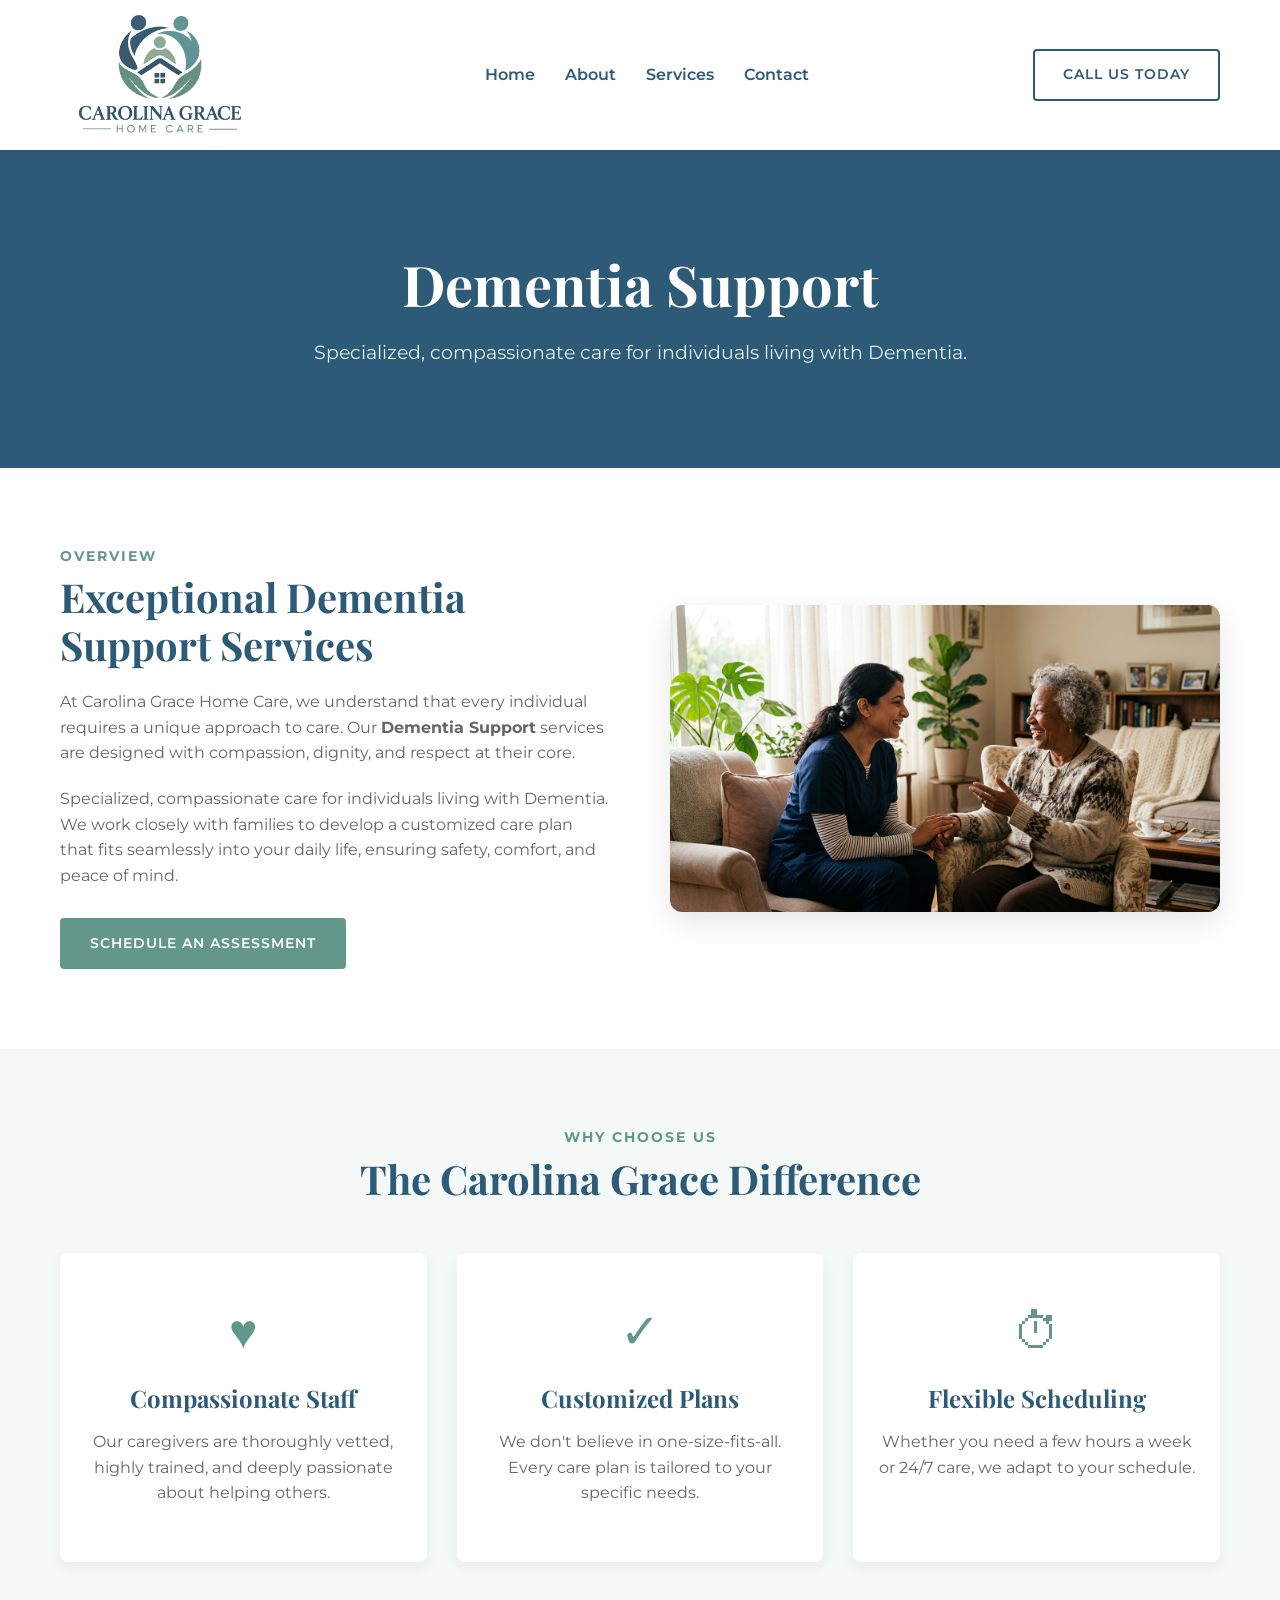
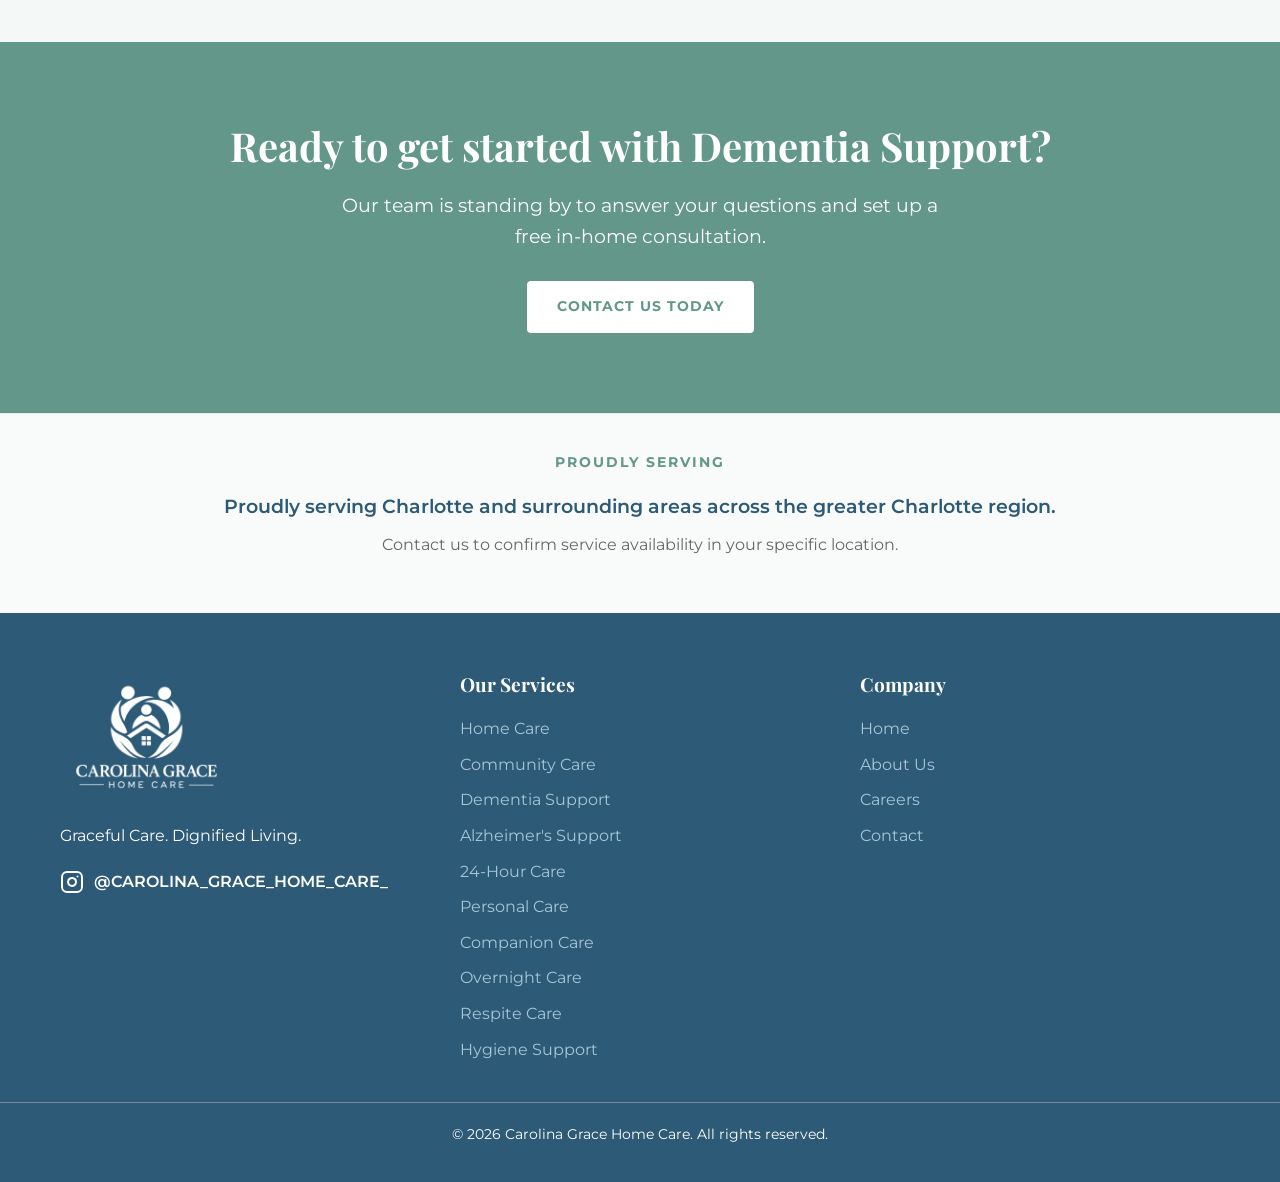
<file: dementia-support.html>
<!DOCTYPE html>
<html lang="en">
<head>
    <meta charset="UTF-8">
    <meta name="viewport" content="width=device-width, initial-scale=1.0">
    <title>Dementia Support | Carolina Grace Home Care</title>
    <link rel="stylesheet" href="style.css">
    <link rel="preconnect" href="https://fonts.googleapis.com">
    <link rel="preconnect" href="https://fonts.gstatic.com" crossorigin>
    <link href="https://fonts.googleapis.com/css2?family=Montserrat:wght@300;400;600;700&family=Playfair+Display:ital,wght@0,600;1,600&display=swap" rel="stylesheet">
</head>
<body>
    <!-- Header -->
    <header class="header">
        <div class="container header-container">
            <div class="logo">
                <a href="#"><img src="images/logo.png" alt="Carolina Grace Home Care Logo"></a>
            </div>
            
            <div class="hamburger" id="hamburger">
                <span class="bar"></span>
                <span class="bar"></span>
                <span class="bar"></span>
            </div>

            <nav class="nav" id="nav-menu">
                <ul>
                    <li><a href="#home">Home</a></li>
                    <li><a href="#about">About</a></li>
                    <li><a href="#services">Services</a></li>
                    <li><a href="#contact">Contact</a></li>
                </ul>
            </nav>
            <div class="header-cta">
                <a href="tel:7048625631" class="btn btn-outline">Call Us Today</a>
            </div>
        </div>
    </header>

    <!-- Page Hero -->
    <section class="page-hero" style="background-color: var(--primary-blue); color: white; padding: 100px 0; text-align: center;">
        <div class="container">
            <h1 style="font-size: 3.5rem; margin-bottom: 20px; font-family: var(--font-heading); color: white;">Dementia Support</h1>
            <p style="font-size: 1.2rem; max-width: 700px; margin: 0 auto; color: #e0f2f1;">Specialized, compassionate care for individuals living with Dementia.</p>
        </div>
    </section>

    <!-- Overview Section -->
    <section class="section about">
        <div class="container about-container" style="align-items: center;">
            <div class="about-text">
                <h4 class="subtitle">Overview</h4>
                <h2 style="font-size: 2.5rem; margin-bottom: 20px;">Exceptional Dementia Support Services</h2>
                <p style="margin-bottom: 20px;">At Carolina Grace Home Care, we understand that every individual requires a unique approach to care. Our <strong>Dementia Support</strong> services are designed with compassion, dignity, and respect at their core.</p>
                <p style="margin-bottom: 30px;">Specialized, compassionate care for individuals living with Dementia. We work closely with families to develop a customized care plan that fits seamlessly into your daily life, ensuring safety, comfort, and peace of mind.</p>
                <a href="index.html#contact" class="btn btn-primary">Schedule an Assessment</a>
            </div>
            <div class="about-features" style="display: block;">
                <img src="images/hero.jpg" alt="Dementia Support" style="width: 100%; border-radius: 12px; box-shadow: 0 10px 30px rgba(0,0,0,0.1);">
            </div>
        </div>
    </section>

    <!-- Key Benefits Section -->
    <section class="section bg-light text-center">
        <div class="container">
            <h4 class="subtitle">Why Choose Us</h4>
            <h2 style="margin-bottom: 50px;">The Carolina Grace Difference</h2>
            
            <div class="services-grid" style="grid-template-columns: repeat(auto-fit, minmax(300px, 1fr));">
                <div class="service-card" style="padding: 40px 20px;">
                    <div style="font-size: 3rem; color: var(--primary-green); margin-bottom: 15px;">♥</div>
                    <h3>Compassionate Staff</h3>
                    <p>Our caregivers are thoroughly vetted, highly trained, and deeply passionate about helping others.</p>
                </div>
                <div class="service-card" style="padding: 40px 20px;">
                    <div style="font-size: 3rem; color: var(--primary-green); margin-bottom: 15px;">✓</div>
                    <h3>Customized Plans</h3>
                    <p>We don't believe in one-size-fits-all. Every care plan is tailored to your specific needs.</p>
                </div>
                <div class="service-card" style="padding: 40px 20px;">
                    <div style="font-size: 3rem; color: var(--primary-green); margin-bottom: 15px;">⏱</div>
                    <h3>Flexible Scheduling</h3>
                    <p>Whether you need a few hours a week or 24/7 care, we adapt to your schedule.</p>
                </div>
            </div>
        </div>
    </section>

    <!-- Call to Action -->
    <section class="section" style="background-color: var(--primary-green); color: white; text-align: center;">
        <div class="container">
            <h2 style="font-size: 2.5rem; margin-bottom: 20px; color: white;">Ready to get started with Dementia Support?</h2>
            <p style="font-size: 1.2rem; margin-bottom: 30px; max-width: 600px; margin-left: auto; margin-right: auto; color: white;">Our team is standing by to answer your questions and set up a free in-home consultation.</p>
            <a href="index.html#contact" class="btn btn-white">Contact Us Today</a>
        </div>
    </section>

<!-- Areas Served Section -->
    <section class="areas-section">
        <div class="container text-center">
            <h4 class="subtitle" style="margin-bottom: 20px;">Proudly Serving</h4>
            <p style="font-size: 1.2rem; color: var(--primary-blue); font-weight: 600; margin-bottom: 10px;">Proudly serving Charlotte and surrounding areas across the greater Charlotte region.</p>
            <p style="font-size: 1rem; color: #666;">Contact us to confirm service availability in your specific location.</p>
        </div>
    </section>

    <!-- Footer -->
    <footer class="footer">
        <div class="container footer-container">
            <div class="footer-logo">
                <img src="images/logo.png" alt="Carolina Grace Home Care Logo">
                <p class="footer-tagline">Graceful Care. Dignified Living.</p>
                <div class="social-links" style="margin-top: 20px;">
                    <a href="https://www.instagram.com/CAROLINA_GRACE_HOME_CARE_" target="_blank" style="color: white; text-decoration: none; display: flex; align-items: center; gap: 10px; font-weight: 600;">
                        <svg xmlns="http://www.w3.org/2000/svg" width="24" height="24" viewBox="0 0 24 24" fill="none" stroke="currentColor" stroke-width="2" stroke-linecap="round" stroke-linejoin="round"><rect x="2" y="2" width="20" height="20" rx="5" ry="5"></rect><path d="M16 11.37A4 4 0 1 1 12.63 8 4 4 0 0 1 16 11.37z"></path><line x1="17.5" y1="6.5" x2="17.51" y2="6.5"></line></svg>
                        @CAROLINA_GRACE_HOME_CARE_
                    </a>
                </div>
            </div>
            <div class="footer-services">
                <h3>Our Services</h3>
                <ul>
                    <li><a href="home-care.html">Home Care</a></li>
                    <li><a href="community-care.html">Community Care</a></li>
                    <li><a href="dementia-support.html">Dementia Support</a></li>
                    <li><a href="alzheimers-support.html">Alzheimer's Support</a></li>
                    <li><a href="24-hour-care.html">24-Hour Care</a></li>
                    <li><a href="personal-care.html">Personal Care</a></li>
                    <li><a href="companion-care.html">Companion Care</a></li>
                    <li><a href="overnight-care.html">Overnight Care</a></li>
                    <li><a href="respite-care.html">Respite Care</a></li>
                    <li><a href="hygiene-support.html">Hygiene Support</a></li>
                </ul>
            </div>
            <div class="footer-company">
                <h3>Company</h3>
                <ul>
                    <li><a href="index.html">Home</a></li>
                    <li><a href="about-us.html">About Us</a></li>
                    <li><a href="careers.html">Careers</a></li>
                    <li><a href="contact.html">Contact</a></li>
                </ul>
            </div>
            </div>
        </div>
        <div class="footer-bottom text-center">
            <p>&copy; 2026 Carolina Grace Home Care. All rights reserved.</p>
        </div>
    </footer>
    <script>
        const hamburger = document.getElementById('hamburger');
        const navMenu = document.getElementById('nav-menu');

        hamburger.addEventListener('click', () => {
            hamburger.classList.toggle('active');
            navMenu.classList.toggle('active');
        });

        // Close menu when clicking a link
        document.querySelectorAll('.nav a').forEach(link => {
            link.addEventListener('click', () => {
                hamburger.classList.remove('active');
                navMenu.classList.remove('active');
            });
        });
    </script>
</body>
</html>
</file>
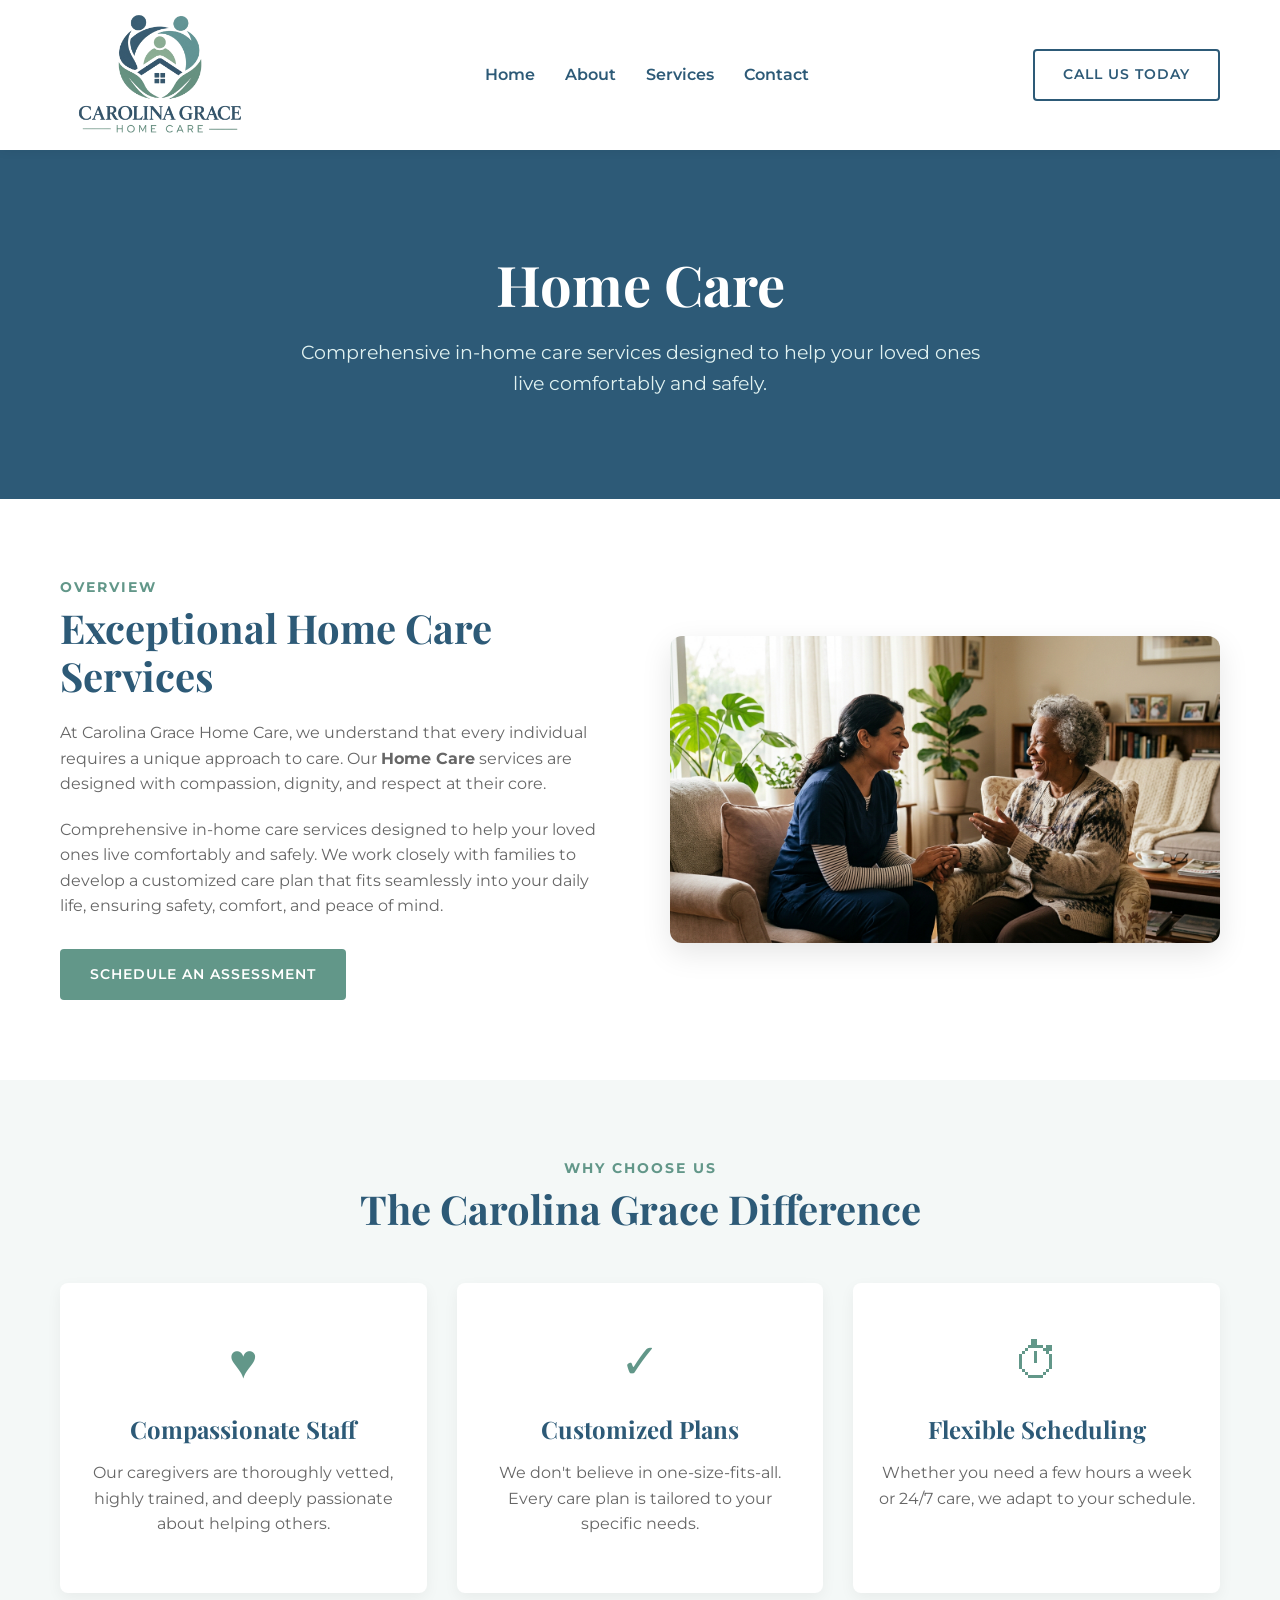
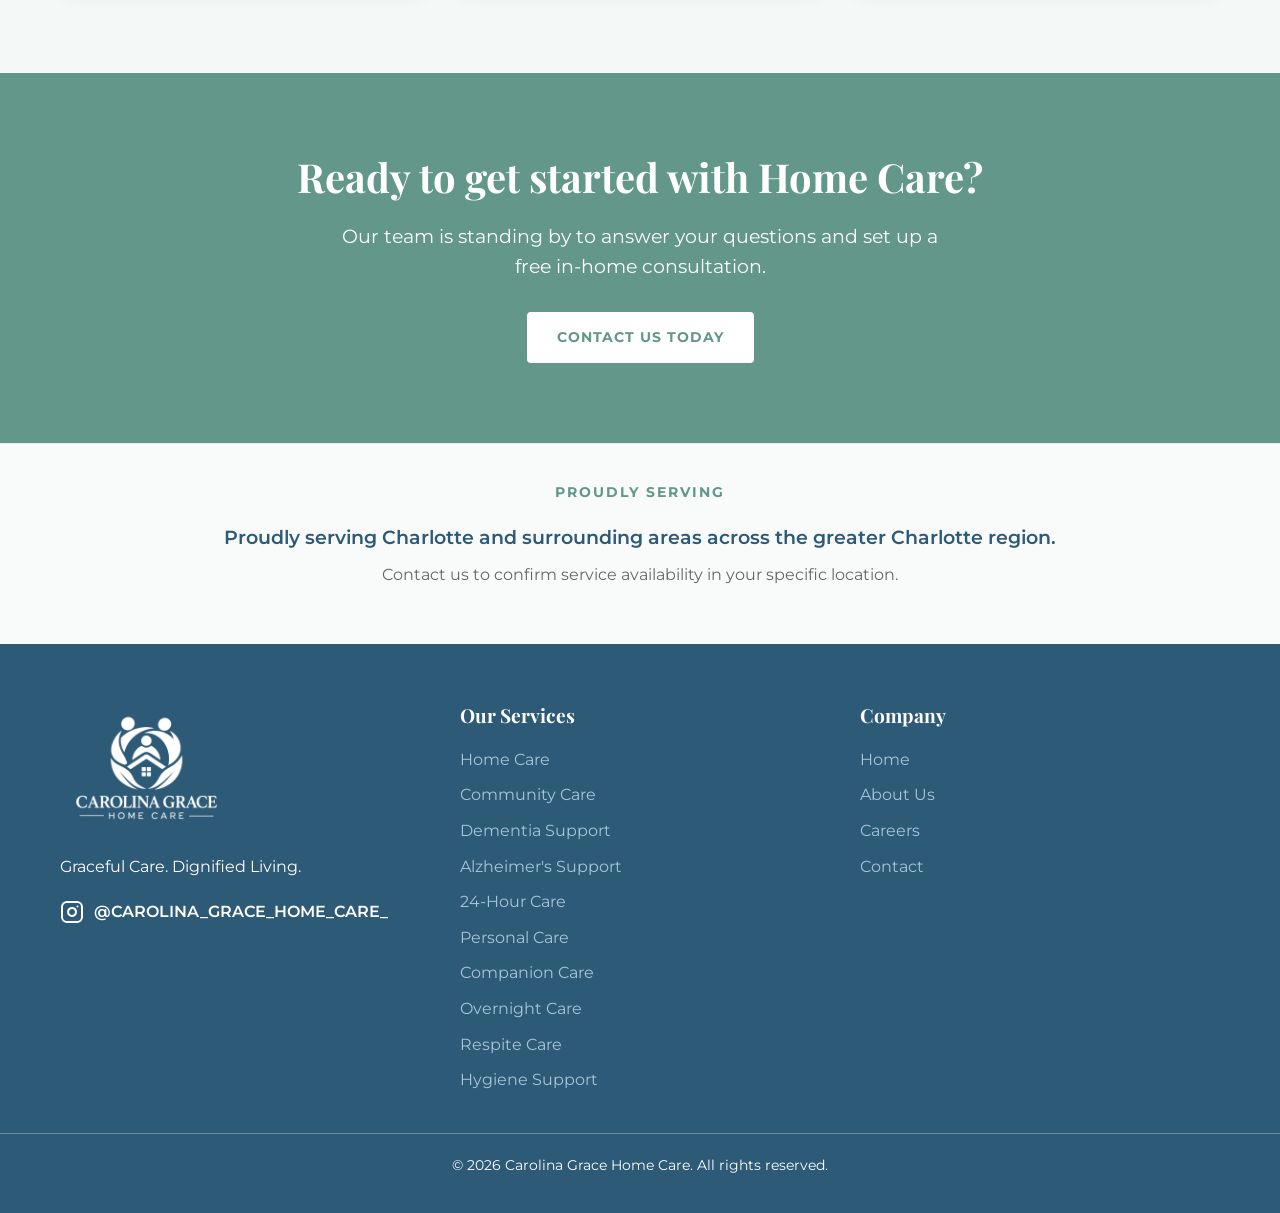
<file: home-care.html>
<!DOCTYPE html>
<html lang="en">
<head>
    <meta charset="UTF-8">
    <meta name="viewport" content="width=device-width, initial-scale=1.0">
    <title>Home Care | Carolina Grace Home Care</title>
    <link rel="stylesheet" href="style.css">
    <link rel="preconnect" href="https://fonts.googleapis.com">
    <link rel="preconnect" href="https://fonts.gstatic.com" crossorigin>
    <link href="https://fonts.googleapis.com/css2?family=Montserrat:wght@300;400;600;700&family=Playfair+Display:ital,wght@0,600;1,600&display=swap" rel="stylesheet">
</head>
<body>
    <!-- Header -->
    <header class="header">
        <div class="container header-container">
            <div class="logo">
                <a href="#"><img src="images/logo.png" alt="Carolina Grace Home Care Logo"></a>
            </div>
            
            <div class="hamburger" id="hamburger">
                <span class="bar"></span>
                <span class="bar"></span>
                <span class="bar"></span>
            </div>

            <nav class="nav" id="nav-menu">
                <ul>
                    <li><a href="#home">Home</a></li>
                    <li><a href="#about">About</a></li>
                    <li><a href="#services">Services</a></li>
                    <li><a href="#contact">Contact</a></li>
                </ul>
            </nav>
            <div class="header-cta">
                <a href="tel:7048625631" class="btn btn-outline">Call Us Today</a>
            </div>
        </div>
    </header>

    <!-- Page Hero -->
    <section class="page-hero" style="background-color: var(--primary-blue); color: white; padding: 100px 0; text-align: center;">
        <div class="container">
            <h1 style="font-size: 3.5rem; margin-bottom: 20px; font-family: var(--font-heading); color: white;">Home Care</h1>
            <p style="font-size: 1.2rem; max-width: 700px; margin: 0 auto; color: #e0f2f1;">Comprehensive in-home care services designed to help your loved ones live comfortably and safely.</p>
        </div>
    </section>

    <!-- Overview Section -->
    <section class="section about">
        <div class="container about-container" style="align-items: center;">
            <div class="about-text">
                <h4 class="subtitle">Overview</h4>
                <h2 style="font-size: 2.5rem; margin-bottom: 20px;">Exceptional Home Care Services</h2>
                <p style="margin-bottom: 20px;">At Carolina Grace Home Care, we understand that every individual requires a unique approach to care. Our <strong>Home Care</strong> services are designed with compassion, dignity, and respect at their core.</p>
                <p style="margin-bottom: 30px;">Comprehensive in-home care services designed to help your loved ones live comfortably and safely. We work closely with families to develop a customized care plan that fits seamlessly into your daily life, ensuring safety, comfort, and peace of mind.</p>
                <a href="index.html#contact" class="btn btn-primary">Schedule an Assessment</a>
            </div>
            <div class="about-features" style="display: block;">
                <img src="images/hero.jpg" alt="Home Care" style="width: 100%; border-radius: 12px; box-shadow: 0 10px 30px rgba(0,0,0,0.1);">
            </div>
        </div>
    </section>

    <!-- Key Benefits Section -->
    <section class="section bg-light text-center">
        <div class="container">
            <h4 class="subtitle">Why Choose Us</h4>
            <h2 style="margin-bottom: 50px;">The Carolina Grace Difference</h2>
            
            <div class="services-grid" style="grid-template-columns: repeat(auto-fit, minmax(300px, 1fr));">
                <div class="service-card" style="padding: 40px 20px;">
                    <div style="font-size: 3rem; color: var(--primary-green); margin-bottom: 15px;">♥</div>
                    <h3>Compassionate Staff</h3>
                    <p>Our caregivers are thoroughly vetted, highly trained, and deeply passionate about helping others.</p>
                </div>
                <div class="service-card" style="padding: 40px 20px;">
                    <div style="font-size: 3rem; color: var(--primary-green); margin-bottom: 15px;">✓</div>
                    <h3>Customized Plans</h3>
                    <p>We don't believe in one-size-fits-all. Every care plan is tailored to your specific needs.</p>
                </div>
                <div class="service-card" style="padding: 40px 20px;">
                    <div style="font-size: 3rem; color: var(--primary-green); margin-bottom: 15px;">⏱</div>
                    <h3>Flexible Scheduling</h3>
                    <p>Whether you need a few hours a week or 24/7 care, we adapt to your schedule.</p>
                </div>
            </div>
        </div>
    </section>

    <!-- Call to Action -->
    <section class="section" style="background-color: var(--primary-green); color: white; text-align: center;">
        <div class="container">
            <h2 style="font-size: 2.5rem; margin-bottom: 20px; color: white;">Ready to get started with Home Care?</h2>
            <p style="font-size: 1.2rem; margin-bottom: 30px; max-width: 600px; margin-left: auto; margin-right: auto; color: white;">Our team is standing by to answer your questions and set up a free in-home consultation.</p>
            <a href="index.html#contact" class="btn btn-white">Contact Us Today</a>
        </div>
    </section>

<!-- Areas Served Section -->
    <section class="areas-section">
        <div class="container text-center">
            <h4 class="subtitle" style="margin-bottom: 20px;">Proudly Serving</h4>
            <p style="font-size: 1.2rem; color: var(--primary-blue); font-weight: 600; margin-bottom: 10px;">Proudly serving Charlotte and surrounding areas across the greater Charlotte region.</p>
            <p style="font-size: 1rem; color: #666;">Contact us to confirm service availability in your specific location.</p>
        </div>
    </section>

    <!-- Footer -->
    <footer class="footer">
        <div class="container footer-container">
            <div class="footer-logo">
                <img src="images/logo.png" alt="Carolina Grace Home Care Logo">
                <p class="footer-tagline">Graceful Care. Dignified Living.</p>
                <div class="social-links" style="margin-top: 20px;">
                    <a href="https://www.instagram.com/CAROLINA_GRACE_HOME_CARE_" target="_blank" style="color: white; text-decoration: none; display: flex; align-items: center; gap: 10px; font-weight: 600;">
                        <svg xmlns="http://www.w3.org/2000/svg" width="24" height="24" viewBox="0 0 24 24" fill="none" stroke="currentColor" stroke-width="2" stroke-linecap="round" stroke-linejoin="round"><rect x="2" y="2" width="20" height="20" rx="5" ry="5"></rect><path d="M16 11.37A4 4 0 1 1 12.63 8 4 4 0 0 1 16 11.37z"></path><line x1="17.5" y1="6.5" x2="17.51" y2="6.5"></line></svg>
                        @CAROLINA_GRACE_HOME_CARE_
                    </a>
                </div>
            </div>
            <div class="footer-services">
                <h3>Our Services</h3>
                <ul>
                    <li><a href="home-care.html">Home Care</a></li>
                    <li><a href="community-care.html">Community Care</a></li>
                    <li><a href="dementia-support.html">Dementia Support</a></li>
                    <li><a href="alzheimers-support.html">Alzheimer's Support</a></li>
                    <li><a href="24-hour-care.html">24-Hour Care</a></li>
                    <li><a href="personal-care.html">Personal Care</a></li>
                    <li><a href="companion-care.html">Companion Care</a></li>
                    <li><a href="overnight-care.html">Overnight Care</a></li>
                    <li><a href="respite-care.html">Respite Care</a></li>
                    <li><a href="hygiene-support.html">Hygiene Support</a></li>
                </ul>
            </div>
            <div class="footer-company">
                <h3>Company</h3>
                <ul>
                    <li><a href="index.html">Home</a></li>
                    <li><a href="about-us.html">About Us</a></li>
                    <li><a href="careers.html">Careers</a></li>
                    <li><a href="contact.html">Contact</a></li>
                </ul>
            </div>
            </div>
        </div>
        <div class="footer-bottom text-center">
            <p>&copy; 2026 Carolina Grace Home Care. All rights reserved.</p>
        </div>
    </footer>
    <script>
        const hamburger = document.getElementById('hamburger');
        const navMenu = document.getElementById('nav-menu');

        hamburger.addEventListener('click', () => {
            hamburger.classList.toggle('active');
            navMenu.classList.toggle('active');
        });

        // Close menu when clicking a link
        document.querySelectorAll('.nav a').forEach(link => {
            link.addEventListener('click', () => {
                hamburger.classList.remove('active');
                navMenu.classList.remove('active');
            });
        });
    </script>
</body>
</html>
</file>
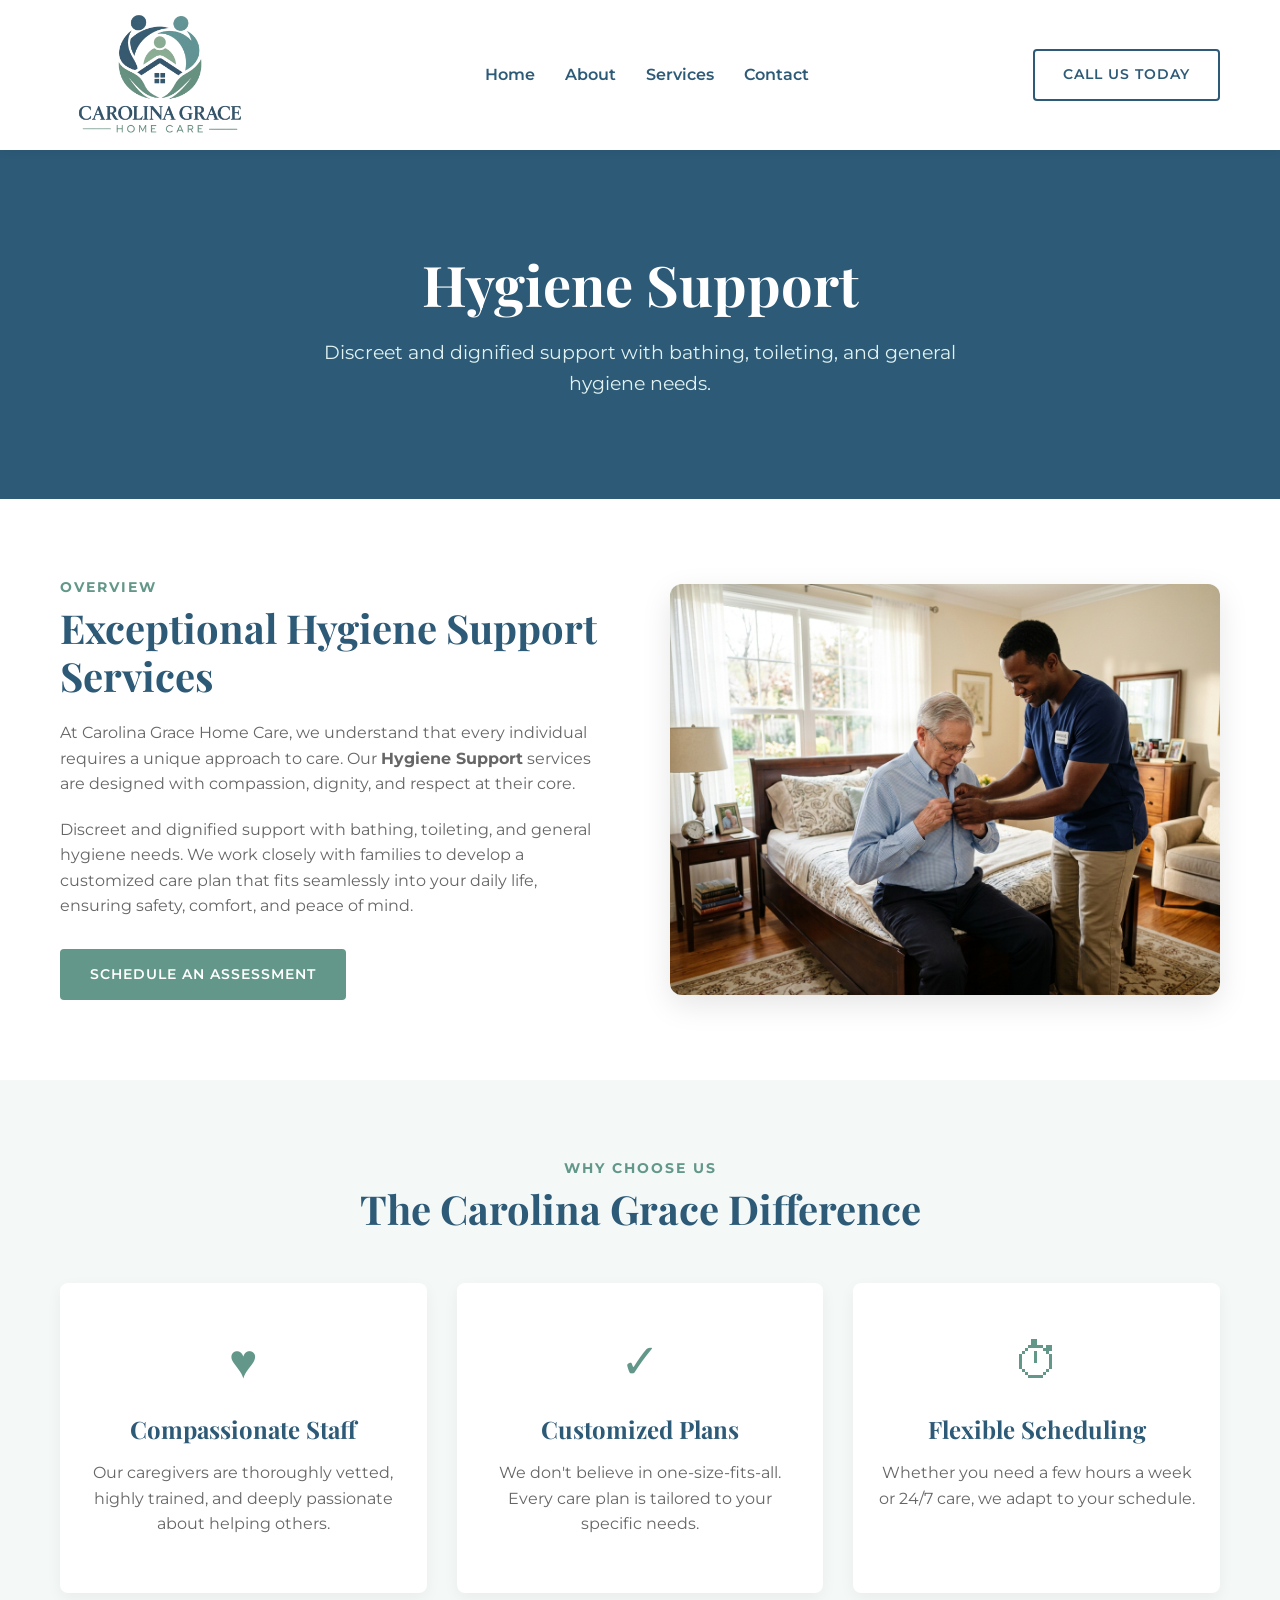
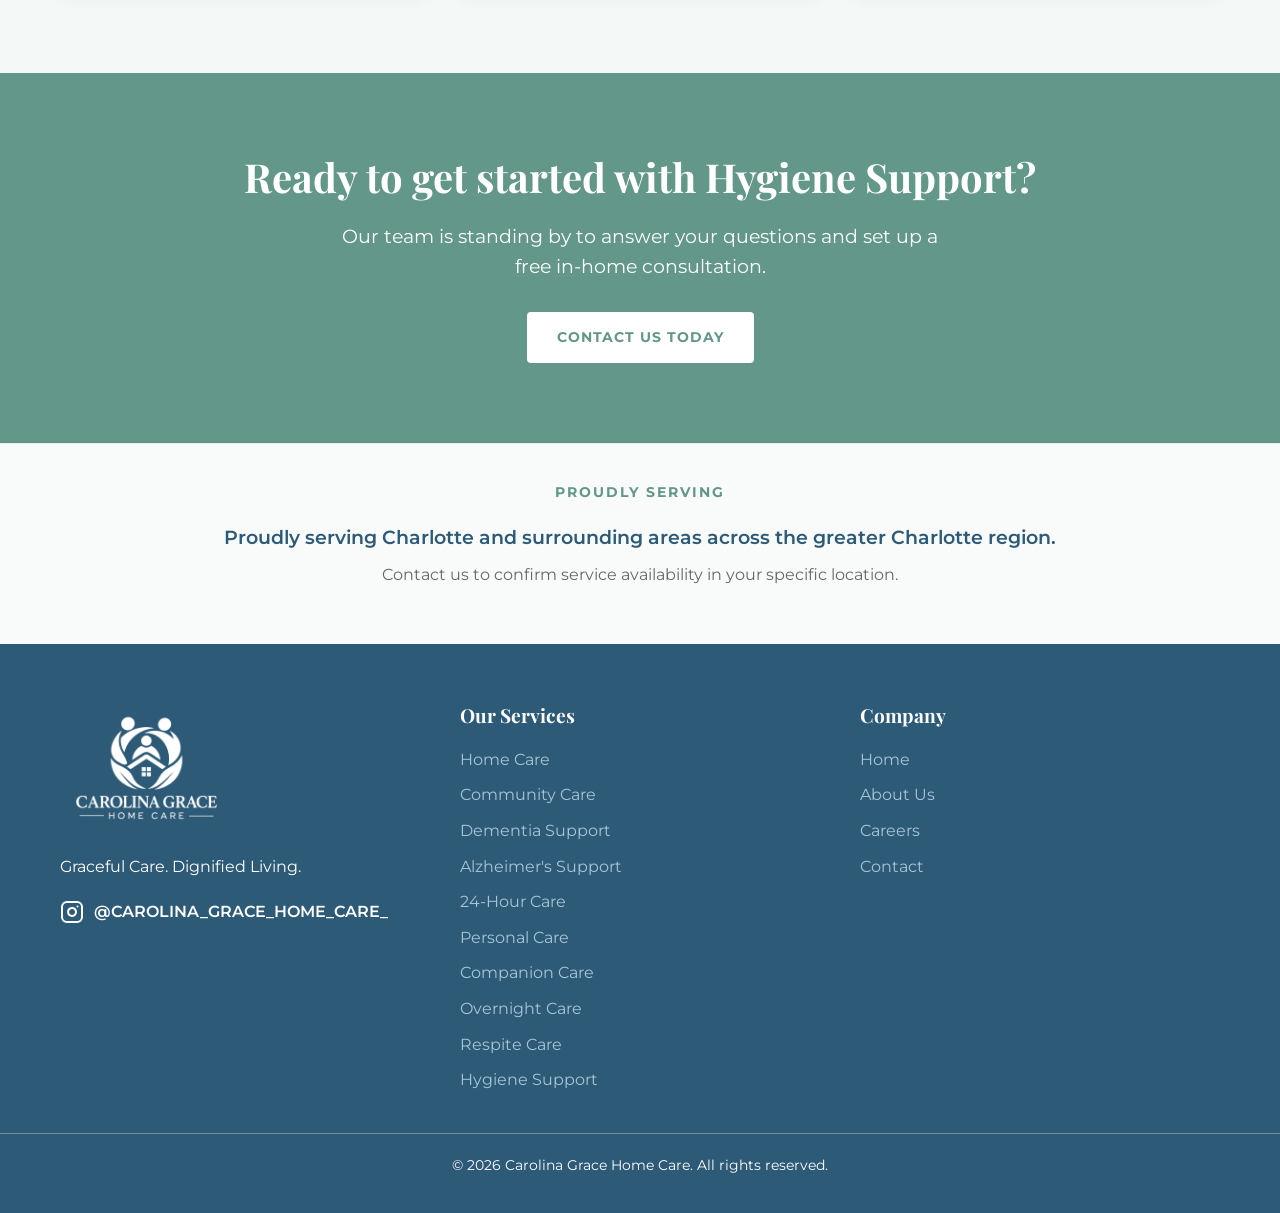
<file: hygiene-support.html>
<!DOCTYPE html>
<html lang="en">
<head>
    <meta charset="UTF-8">
    <meta name="viewport" content="width=device-width, initial-scale=1.0">
    <title>Hygiene Support | Carolina Grace Home Care</title>
    <link rel="stylesheet" href="style.css">
    <link rel="preconnect" href="https://fonts.googleapis.com">
    <link rel="preconnect" href="https://fonts.gstatic.com" crossorigin>
    <link href="https://fonts.googleapis.com/css2?family=Montserrat:wght@300;400;600;700&family=Playfair+Display:ital,wght@0,600;1,600&display=swap" rel="stylesheet">
</head>
<body>
    <!-- Header -->
    <header class="header">
        <div class="container header-container">
            <div class="logo">
                <a href="#"><img src="images/logo.png" alt="Carolina Grace Home Care Logo"></a>
            </div>
            
            <div class="hamburger" id="hamburger">
                <span class="bar"></span>
                <span class="bar"></span>
                <span class="bar"></span>
            </div>

            <nav class="nav" id="nav-menu">
                <ul>
                    <li><a href="#home">Home</a></li>
                    <li><a href="#about">About</a></li>
                    <li><a href="#services">Services</a></li>
                    <li><a href="#contact">Contact</a></li>
                </ul>
            </nav>
            <div class="header-cta">
                <a href="tel:7048625631" class="btn btn-outline">Call Us Today</a>
            </div>
        </div>
    </header>

    <!-- Page Hero -->
    <section class="page-hero" style="background-color: var(--primary-blue); color: white; padding: 100px 0; text-align: center;">
        <div class="container">
            <h1 style="font-size: 3.5rem; margin-bottom: 20px; font-family: var(--font-heading); color: white;">Hygiene Support</h1>
            <p style="font-size: 1.2rem; max-width: 700px; margin: 0 auto; color: #e0f2f1;">Discreet and dignified support with bathing, toileting, and general hygiene needs.</p>
        </div>
    </section>

    <!-- Overview Section -->
    <section class="section about">
        <div class="container about-container" style="align-items: center;">
            <div class="about-text">
                <h4 class="subtitle">Overview</h4>
                <h2 style="font-size: 2.5rem; margin-bottom: 20px;">Exceptional Hygiene Support Services</h2>
                <p style="margin-bottom: 20px;">At Carolina Grace Home Care, we understand that every individual requires a unique approach to care. Our <strong>Hygiene Support</strong> services are designed with compassion, dignity, and respect at their core.</p>
                <p style="margin-bottom: 30px;">Discreet and dignified support with bathing, toileting, and general hygiene needs. We work closely with families to develop a customized care plan that fits seamlessly into your daily life, ensuring safety, comfort, and peace of mind.</p>
                <a href="index.html#contact" class="btn btn-primary">Schedule an Assessment</a>
            </div>
            <div class="about-features" style="display: block;">
                <img src="images/daily_living.jpg" alt="Hygiene Support" style="width: 100%; border-radius: 12px; box-shadow: 0 10px 30px rgba(0,0,0,0.1);">
            </div>
        </div>
    </section>

    <!-- Key Benefits Section -->
    <section class="section bg-light text-center">
        <div class="container">
            <h4 class="subtitle">Why Choose Us</h4>
            <h2 style="margin-bottom: 50px;">The Carolina Grace Difference</h2>
            
            <div class="services-grid" style="grid-template-columns: repeat(auto-fit, minmax(300px, 1fr));">
                <div class="service-card" style="padding: 40px 20px;">
                    <div style="font-size: 3rem; color: var(--primary-green); margin-bottom: 15px;">♥</div>
                    <h3>Compassionate Staff</h3>
                    <p>Our caregivers are thoroughly vetted, highly trained, and deeply passionate about helping others.</p>
                </div>
                <div class="service-card" style="padding: 40px 20px;">
                    <div style="font-size: 3rem; color: var(--primary-green); margin-bottom: 15px;">✓</div>
                    <h3>Customized Plans</h3>
                    <p>We don't believe in one-size-fits-all. Every care plan is tailored to your specific needs.</p>
                </div>
                <div class="service-card" style="padding: 40px 20px;">
                    <div style="font-size: 3rem; color: var(--primary-green); margin-bottom: 15px;">⏱</div>
                    <h3>Flexible Scheduling</h3>
                    <p>Whether you need a few hours a week or 24/7 care, we adapt to your schedule.</p>
                </div>
            </div>
        </div>
    </section>

    <!-- Call to Action -->
    <section class="section" style="background-color: var(--primary-green); color: white; text-align: center;">
        <div class="container">
            <h2 style="font-size: 2.5rem; margin-bottom: 20px; color: white;">Ready to get started with Hygiene Support?</h2>
            <p style="font-size: 1.2rem; margin-bottom: 30px; max-width: 600px; margin-left: auto; margin-right: auto; color: white;">Our team is standing by to answer your questions and set up a free in-home consultation.</p>
            <a href="index.html#contact" class="btn btn-white">Contact Us Today</a>
        </div>
    </section>

<!-- Areas Served Section -->
    <section class="areas-section">
        <div class="container text-center">
            <h4 class="subtitle" style="margin-bottom: 20px;">Proudly Serving</h4>
            <p style="font-size: 1.2rem; color: var(--primary-blue); font-weight: 600; margin-bottom: 10px;">Proudly serving Charlotte and surrounding areas across the greater Charlotte region.</p>
            <p style="font-size: 1rem; color: #666;">Contact us to confirm service availability in your specific location.</p>
        </div>
    </section>

    <!-- Footer -->
    <footer class="footer">
        <div class="container footer-container">
            <div class="footer-logo">
                <img src="images/logo.png" alt="Carolina Grace Home Care Logo">
                <p class="footer-tagline">Graceful Care. Dignified Living.</p>
                <div class="social-links" style="margin-top: 20px;">
                    <a href="https://www.instagram.com/CAROLINA_GRACE_HOME_CARE_" target="_blank" style="color: white; text-decoration: none; display: flex; align-items: center; gap: 10px; font-weight: 600;">
                        <svg xmlns="http://www.w3.org/2000/svg" width="24" height="24" viewBox="0 0 24 24" fill="none" stroke="currentColor" stroke-width="2" stroke-linecap="round" stroke-linejoin="round"><rect x="2" y="2" width="20" height="20" rx="5" ry="5"></rect><path d="M16 11.37A4 4 0 1 1 12.63 8 4 4 0 0 1 16 11.37z"></path><line x1="17.5" y1="6.5" x2="17.51" y2="6.5"></line></svg>
                        @CAROLINA_GRACE_HOME_CARE_
                    </a>
                </div>
            </div>
            <div class="footer-services">
                <h3>Our Services</h3>
                <ul>
                    <li><a href="home-care.html">Home Care</a></li>
                    <li><a href="community-care.html">Community Care</a></li>
                    <li><a href="dementia-support.html">Dementia Support</a></li>
                    <li><a href="alzheimers-support.html">Alzheimer's Support</a></li>
                    <li><a href="24-hour-care.html">24-Hour Care</a></li>
                    <li><a href="personal-care.html">Personal Care</a></li>
                    <li><a href="companion-care.html">Companion Care</a></li>
                    <li><a href="overnight-care.html">Overnight Care</a></li>
                    <li><a href="respite-care.html">Respite Care</a></li>
                    <li><a href="hygiene-support.html">Hygiene Support</a></li>
                </ul>
            </div>
            <div class="footer-company">
                <h3>Company</h3>
                <ul>
                    <li><a href="index.html">Home</a></li>
                    <li><a href="about-us.html">About Us</a></li>
                    <li><a href="careers.html">Careers</a></li>
                    <li><a href="contact.html">Contact</a></li>
                </ul>
            </div>
            </div>
        </div>
        <div class="footer-bottom text-center">
            <p>&copy; 2026 Carolina Grace Home Care. All rights reserved.</p>
        </div>
    </footer>
    <script>
        const hamburger = document.getElementById('hamburger');
        const navMenu = document.getElementById('nav-menu');

        hamburger.addEventListener('click', () => {
            hamburger.classList.toggle('active');
            navMenu.classList.toggle('active');
        });

        // Close menu when clicking a link
        document.querySelectorAll('.nav a').forEach(link => {
            link.addEventListener('click', () => {
                hamburger.classList.remove('active');
                navMenu.classList.remove('active');
            });
        });
    </script>
</body>
</html>
</file>
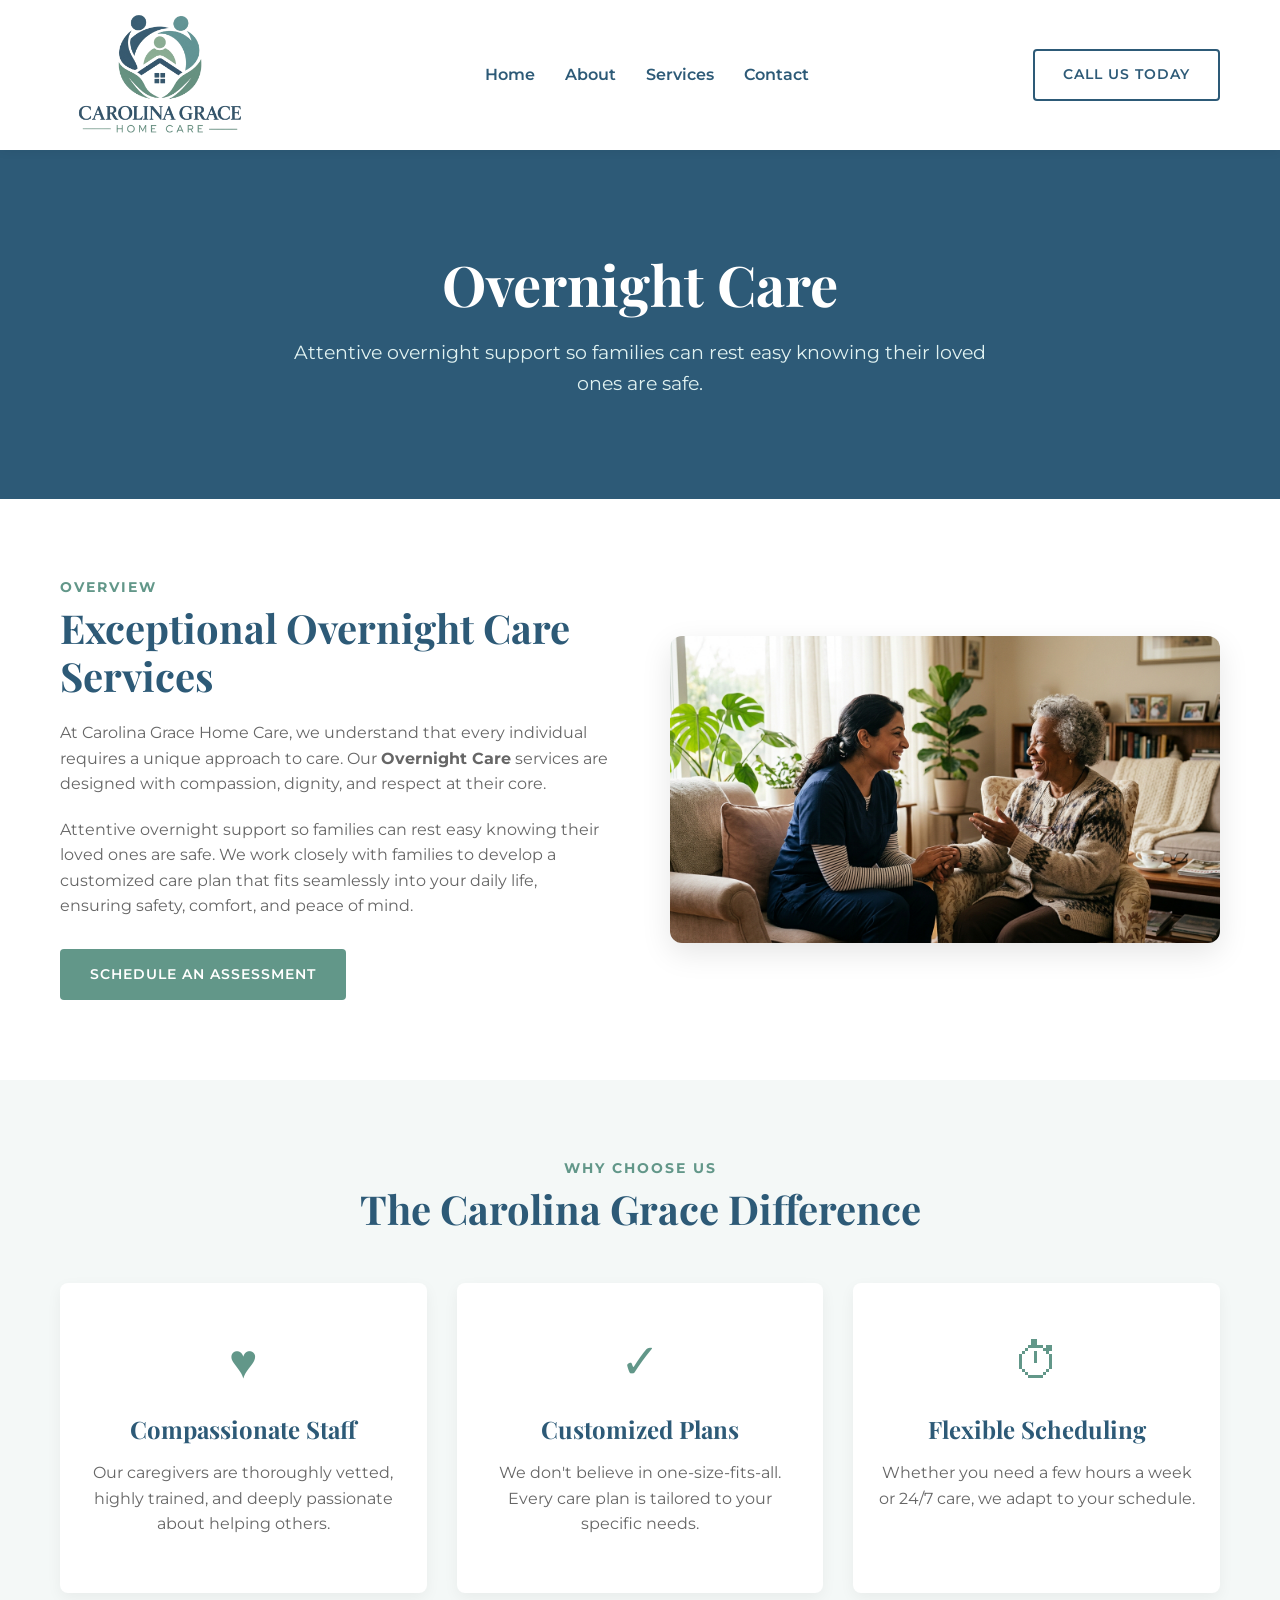
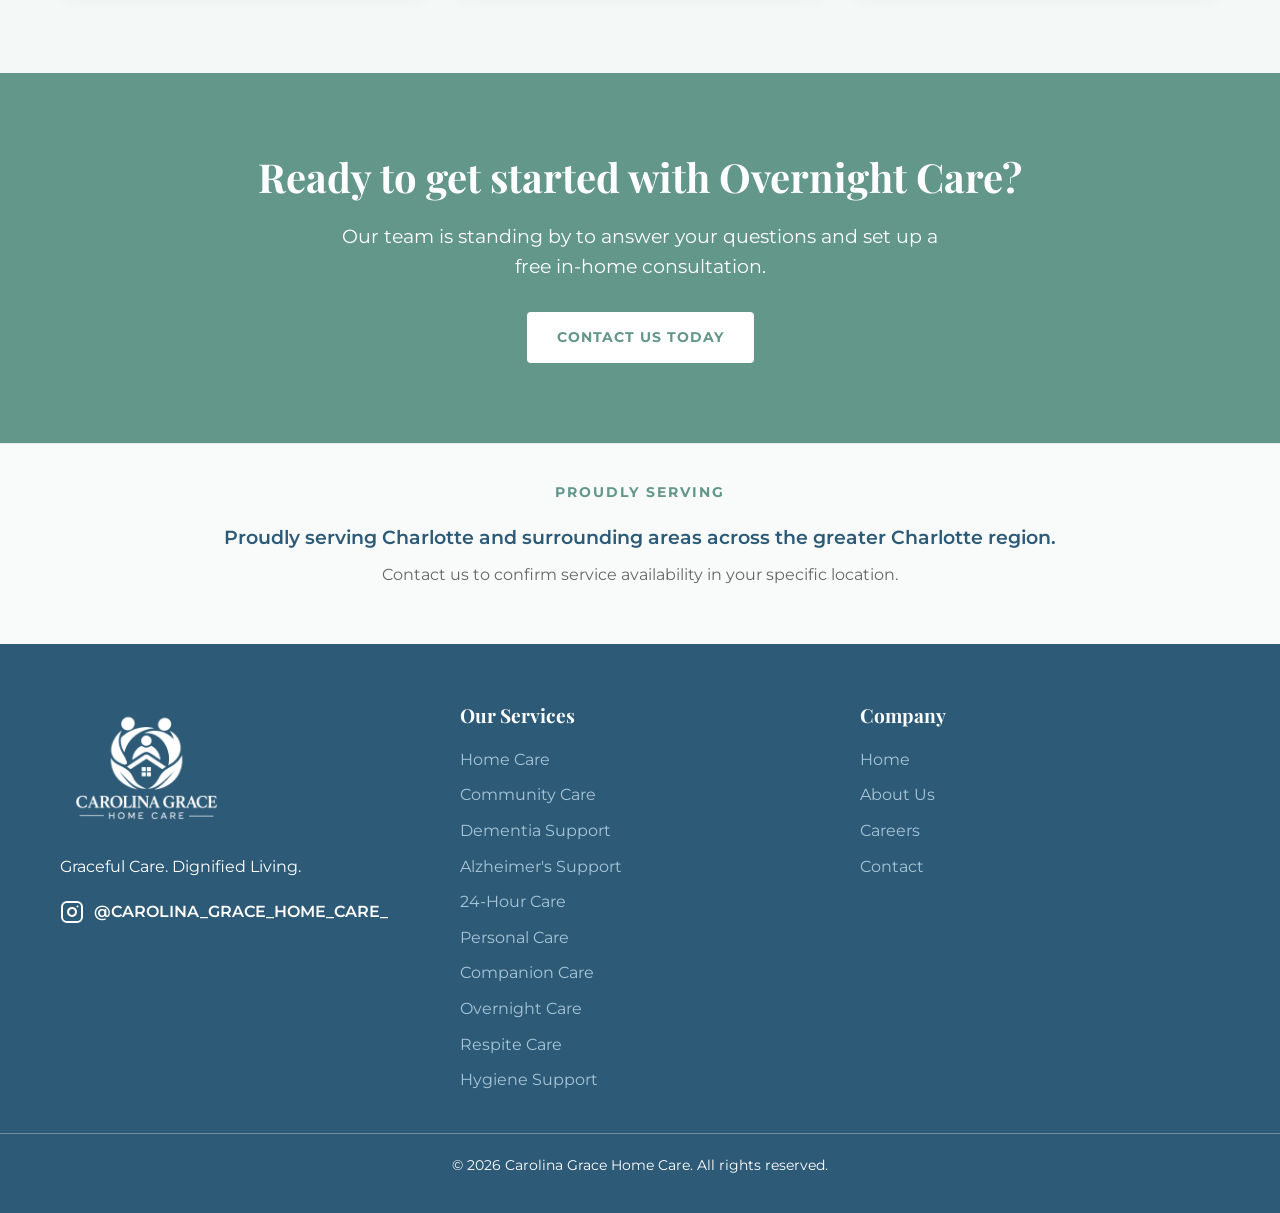
<file: overnight-care.html>
<!DOCTYPE html>
<html lang="en">
<head>
    <meta charset="UTF-8">
    <meta name="viewport" content="width=device-width, initial-scale=1.0">
    <title>Overnight Care | Carolina Grace Home Care</title>
    <link rel="stylesheet" href="style.css">
    <link rel="preconnect" href="https://fonts.googleapis.com">
    <link rel="preconnect" href="https://fonts.gstatic.com" crossorigin>
    <link href="https://fonts.googleapis.com/css2?family=Montserrat:wght@300;400;600;700&family=Playfair+Display:ital,wght@0,600;1,600&display=swap" rel="stylesheet">
</head>
<body>
    <!-- Header -->
    <header class="header">
        <div class="container header-container">
            <div class="logo">
                <a href="#"><img src="images/logo.png" alt="Carolina Grace Home Care Logo"></a>
            </div>
            
            <div class="hamburger" id="hamburger">
                <span class="bar"></span>
                <span class="bar"></span>
                <span class="bar"></span>
            </div>

            <nav class="nav" id="nav-menu">
                <ul>
                    <li><a href="#home">Home</a></li>
                    <li><a href="#about">About</a></li>
                    <li><a href="#services">Services</a></li>
                    <li><a href="#contact">Contact</a></li>
                </ul>
            </nav>
            <div class="header-cta">
                <a href="tel:7048625631" class="btn btn-outline">Call Us Today</a>
            </div>
        </div>
    </header>

    <!-- Page Hero -->
    <section class="page-hero" style="background-color: var(--primary-blue); color: white; padding: 100px 0; text-align: center;">
        <div class="container">
            <h1 style="font-size: 3.5rem; margin-bottom: 20px; font-family: var(--font-heading); color: white;">Overnight Care</h1>
            <p style="font-size: 1.2rem; max-width: 700px; margin: 0 auto; color: #e0f2f1;">Attentive overnight support so families can rest easy knowing their loved ones are safe.</p>
        </div>
    </section>

    <!-- Overview Section -->
    <section class="section about">
        <div class="container about-container" style="align-items: center;">
            <div class="about-text">
                <h4 class="subtitle">Overview</h4>
                <h2 style="font-size: 2.5rem; margin-bottom: 20px;">Exceptional Overnight Care Services</h2>
                <p style="margin-bottom: 20px;">At Carolina Grace Home Care, we understand that every individual requires a unique approach to care. Our <strong>Overnight Care</strong> services are designed with compassion, dignity, and respect at their core.</p>
                <p style="margin-bottom: 30px;">Attentive overnight support so families can rest easy knowing their loved ones are safe. We work closely with families to develop a customized care plan that fits seamlessly into your daily life, ensuring safety, comfort, and peace of mind.</p>
                <a href="index.html#contact" class="btn btn-primary">Schedule an Assessment</a>
            </div>
            <div class="about-features" style="display: block;">
                <img src="images/hero.jpg" alt="Overnight Care" style="width: 100%; border-radius: 12px; box-shadow: 0 10px 30px rgba(0,0,0,0.1);">
            </div>
        </div>
    </section>

    <!-- Key Benefits Section -->
    <section class="section bg-light text-center">
        <div class="container">
            <h4 class="subtitle">Why Choose Us</h4>
            <h2 style="margin-bottom: 50px;">The Carolina Grace Difference</h2>
            
            <div class="services-grid" style="grid-template-columns: repeat(auto-fit, minmax(300px, 1fr));">
                <div class="service-card" style="padding: 40px 20px;">
                    <div style="font-size: 3rem; color: var(--primary-green); margin-bottom: 15px;">♥</div>
                    <h3>Compassionate Staff</h3>
                    <p>Our caregivers are thoroughly vetted, highly trained, and deeply passionate about helping others.</p>
                </div>
                <div class="service-card" style="padding: 40px 20px;">
                    <div style="font-size: 3rem; color: var(--primary-green); margin-bottom: 15px;">✓</div>
                    <h3>Customized Plans</h3>
                    <p>We don't believe in one-size-fits-all. Every care plan is tailored to your specific needs.</p>
                </div>
                <div class="service-card" style="padding: 40px 20px;">
                    <div style="font-size: 3rem; color: var(--primary-green); margin-bottom: 15px;">⏱</div>
                    <h3>Flexible Scheduling</h3>
                    <p>Whether you need a few hours a week or 24/7 care, we adapt to your schedule.</p>
                </div>
            </div>
        </div>
    </section>

    <!-- Call to Action -->
    <section class="section" style="background-color: var(--primary-green); color: white; text-align: center;">
        <div class="container">
            <h2 style="font-size: 2.5rem; margin-bottom: 20px; color: white;">Ready to get started with Overnight Care?</h2>
            <p style="font-size: 1.2rem; margin-bottom: 30px; max-width: 600px; margin-left: auto; margin-right: auto; color: white;">Our team is standing by to answer your questions and set up a free in-home consultation.</p>
            <a href="index.html#contact" class="btn btn-white">Contact Us Today</a>
        </div>
    </section>

<!-- Areas Served Section -->
    <section class="areas-section">
        <div class="container text-center">
            <h4 class="subtitle" style="margin-bottom: 20px;">Proudly Serving</h4>
            <p style="font-size: 1.2rem; color: var(--primary-blue); font-weight: 600; margin-bottom: 10px;">Proudly serving Charlotte and surrounding areas across the greater Charlotte region.</p>
            <p style="font-size: 1rem; color: #666;">Contact us to confirm service availability in your specific location.</p>
        </div>
    </section>

    <!-- Footer -->
    <footer class="footer">
        <div class="container footer-container">
            <div class="footer-logo">
                <img src="images/logo.png" alt="Carolina Grace Home Care Logo">
                <p class="footer-tagline">Graceful Care. Dignified Living.</p>
                <div class="social-links" style="margin-top: 20px;">
                    <a href="https://www.instagram.com/CAROLINA_GRACE_HOME_CARE_" target="_blank" style="color: white; text-decoration: none; display: flex; align-items: center; gap: 10px; font-weight: 600;">
                        <svg xmlns="http://www.w3.org/2000/svg" width="24" height="24" viewBox="0 0 24 24" fill="none" stroke="currentColor" stroke-width="2" stroke-linecap="round" stroke-linejoin="round"><rect x="2" y="2" width="20" height="20" rx="5" ry="5"></rect><path d="M16 11.37A4 4 0 1 1 12.63 8 4 4 0 0 1 16 11.37z"></path><line x1="17.5" y1="6.5" x2="17.51" y2="6.5"></line></svg>
                        @CAROLINA_GRACE_HOME_CARE_
                    </a>
                </div>
            </div>
            <div class="footer-services">
                <h3>Our Services</h3>
                <ul>
                    <li><a href="home-care.html">Home Care</a></li>
                    <li><a href="community-care.html">Community Care</a></li>
                    <li><a href="dementia-support.html">Dementia Support</a></li>
                    <li><a href="alzheimers-support.html">Alzheimer's Support</a></li>
                    <li><a href="24-hour-care.html">24-Hour Care</a></li>
                    <li><a href="personal-care.html">Personal Care</a></li>
                    <li><a href="companion-care.html">Companion Care</a></li>
                    <li><a href="overnight-care.html">Overnight Care</a></li>
                    <li><a href="respite-care.html">Respite Care</a></li>
                    <li><a href="hygiene-support.html">Hygiene Support</a></li>
                </ul>
            </div>
            <div class="footer-company">
                <h3>Company</h3>
                <ul>
                    <li><a href="index.html">Home</a></li>
                    <li><a href="about-us.html">About Us</a></li>
                    <li><a href="careers.html">Careers</a></li>
                    <li><a href="contact.html">Contact</a></li>
                </ul>
            </div>
            </div>
        </div>
        <div class="footer-bottom text-center">
            <p>&copy; 2026 Carolina Grace Home Care. All rights reserved.</p>
        </div>
    </footer>
    <script>
        const hamburger = document.getElementById('hamburger');
        const navMenu = document.getElementById('nav-menu');

        hamburger.addEventListener('click', () => {
            hamburger.classList.toggle('active');
            navMenu.classList.toggle('active');
        });

        // Close menu when clicking a link
        document.querySelectorAll('.nav a').forEach(link => {
            link.addEventListener('click', () => {
                hamburger.classList.remove('active');
                navMenu.classList.remove('active');
            });
        });
    </script>
</body>
</html>
</file>
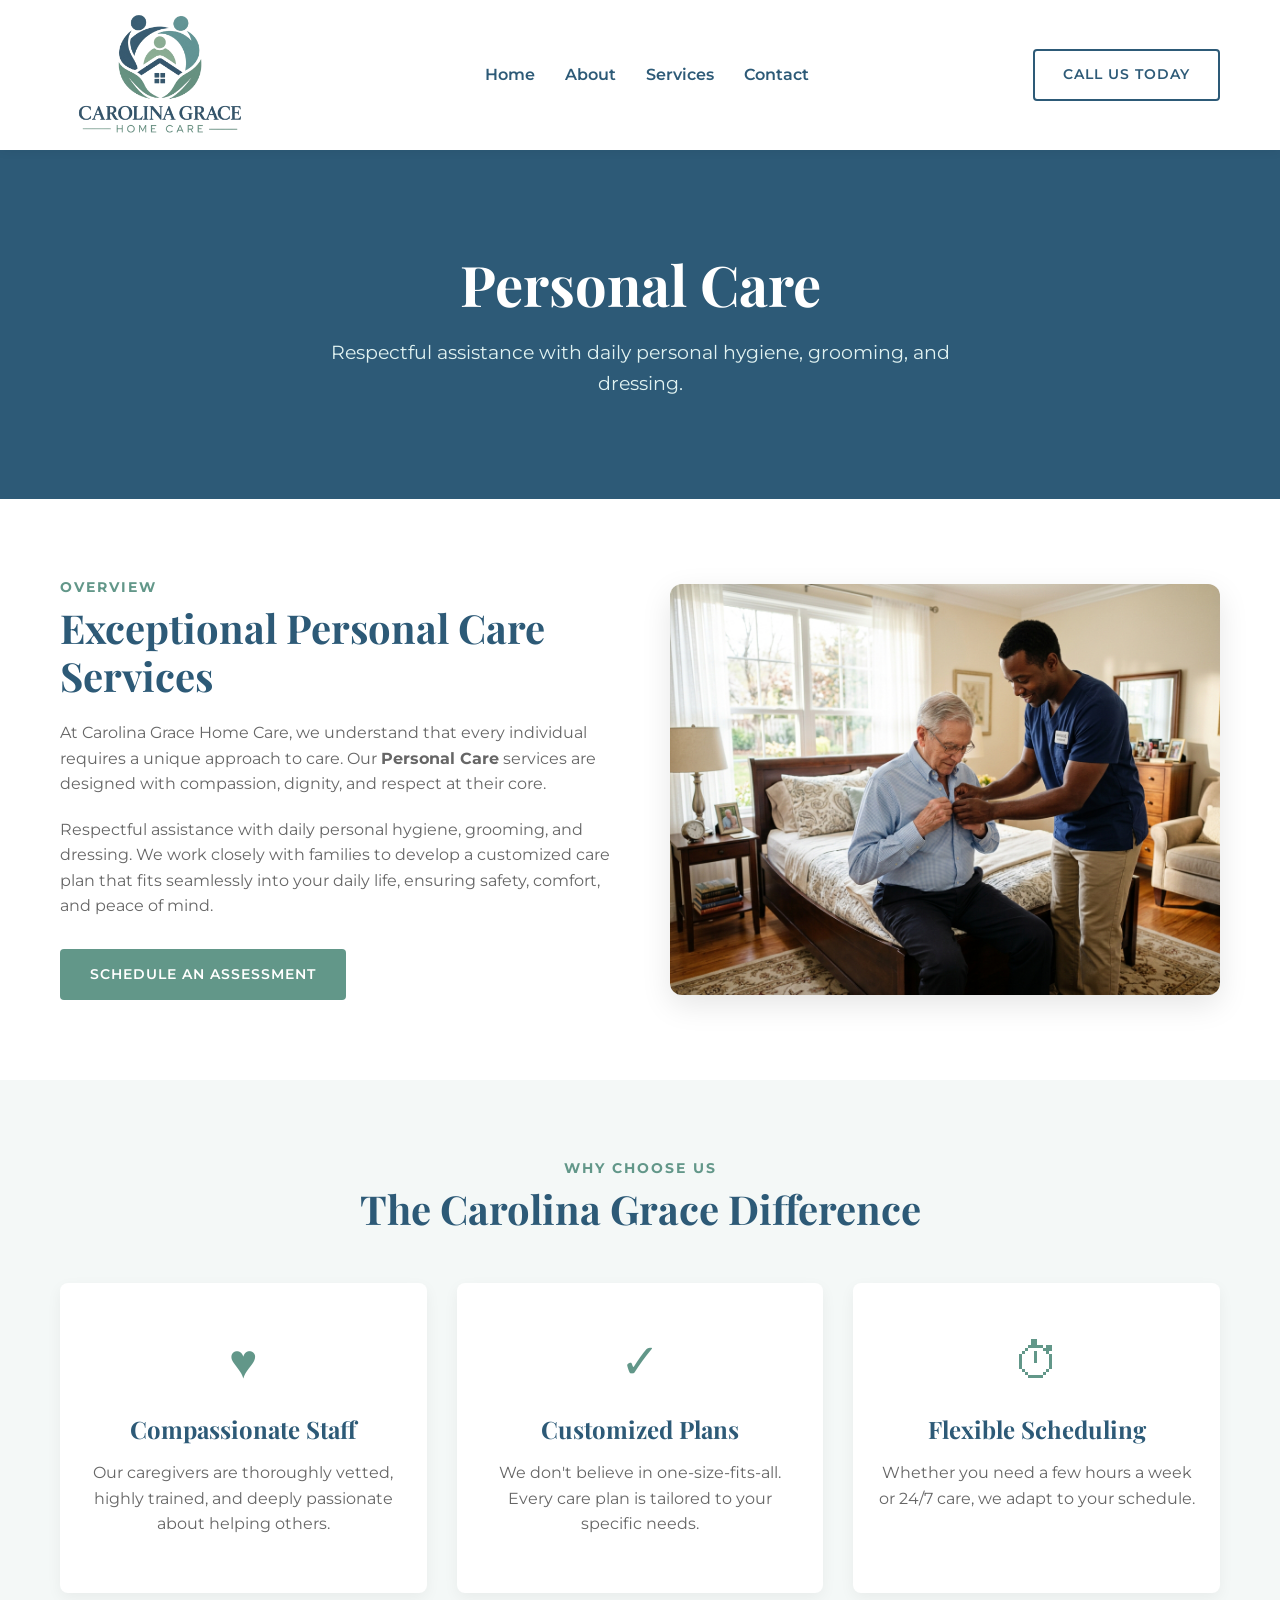
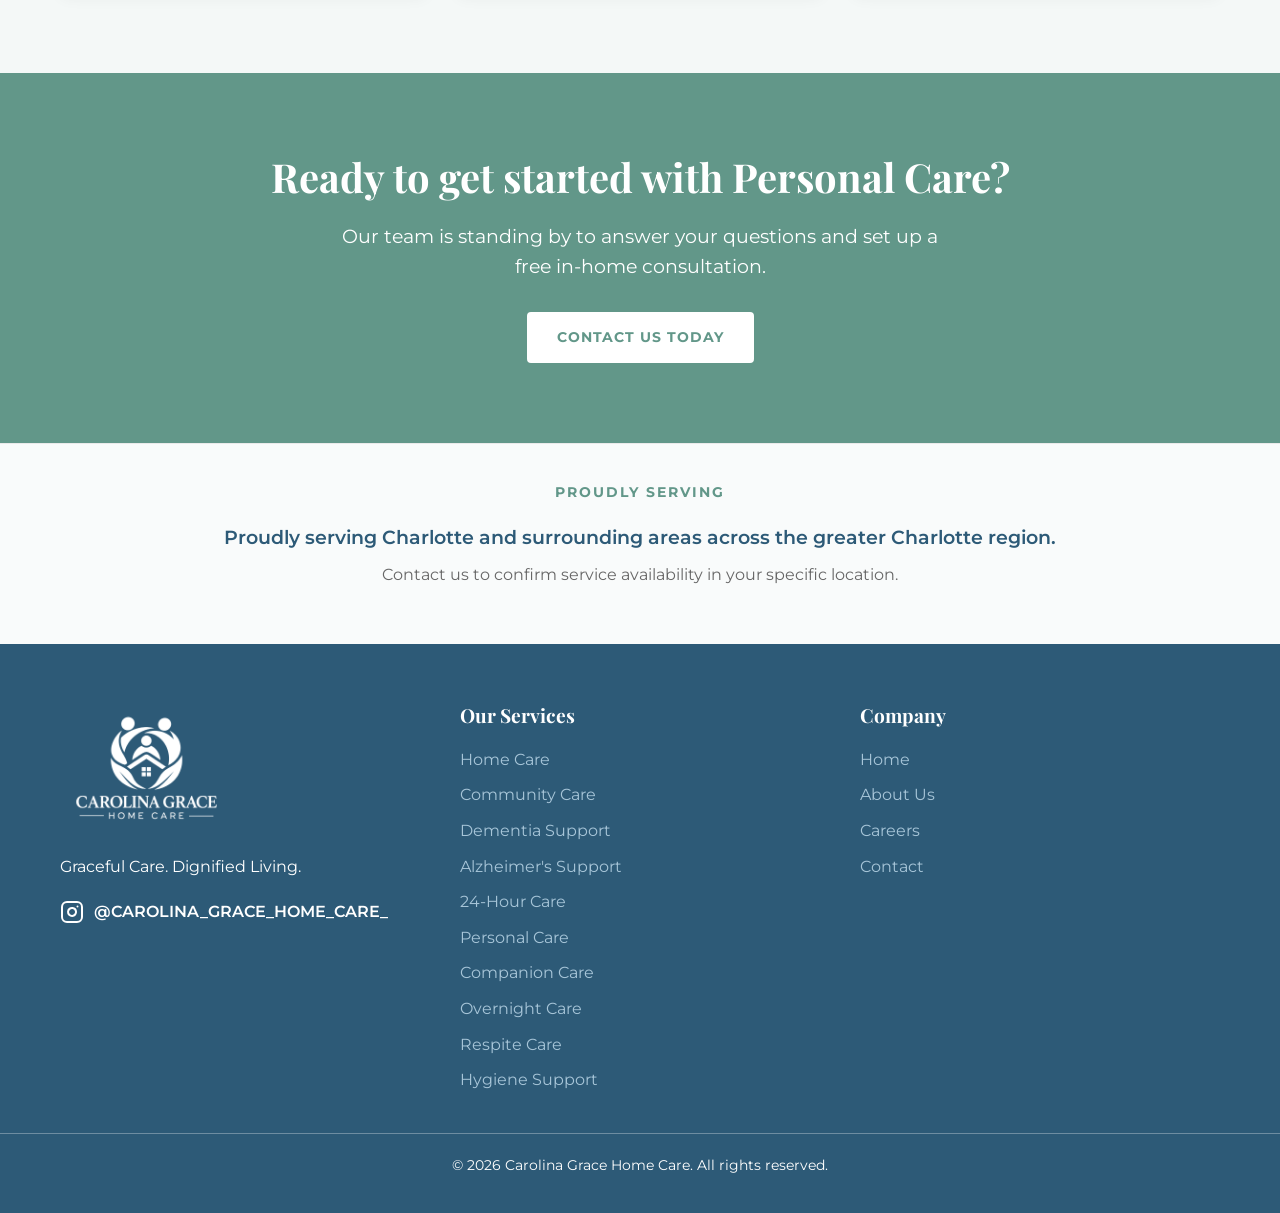
<file: personal-care.html>
<!DOCTYPE html>
<html lang="en">
<head>
    <meta charset="UTF-8">
    <meta name="viewport" content="width=device-width, initial-scale=1.0">
    <title>Personal Care | Carolina Grace Home Care</title>
    <link rel="stylesheet" href="style.css">
    <link rel="preconnect" href="https://fonts.googleapis.com">
    <link rel="preconnect" href="https://fonts.gstatic.com" crossorigin>
    <link href="https://fonts.googleapis.com/css2?family=Montserrat:wght@300;400;600;700&family=Playfair+Display:ital,wght@0,600;1,600&display=swap" rel="stylesheet">
</head>
<body>
    <!-- Header -->
    <header class="header">
        <div class="container header-container">
            <div class="logo">
                <a href="#"><img src="images/logo.png" alt="Carolina Grace Home Care Logo"></a>
            </div>
            
            <div class="hamburger" id="hamburger">
                <span class="bar"></span>
                <span class="bar"></span>
                <span class="bar"></span>
            </div>

            <nav class="nav" id="nav-menu">
                <ul>
                    <li><a href="#home">Home</a></li>
                    <li><a href="#about">About</a></li>
                    <li><a href="#services">Services</a></li>
                    <li><a href="#contact">Contact</a></li>
                </ul>
            </nav>
            <div class="header-cta">
                <a href="tel:7048625631" class="btn btn-outline">Call Us Today</a>
            </div>
        </div>
    </header>

    <!-- Page Hero -->
    <section class="page-hero" style="background-color: var(--primary-blue); color: white; padding: 100px 0; text-align: center;">
        <div class="container">
            <h1 style="font-size: 3.5rem; margin-bottom: 20px; font-family: var(--font-heading); color: white;">Personal Care</h1>
            <p style="font-size: 1.2rem; max-width: 700px; margin: 0 auto; color: #e0f2f1;">Respectful assistance with daily personal hygiene, grooming, and dressing.</p>
        </div>
    </section>

    <!-- Overview Section -->
    <section class="section about">
        <div class="container about-container" style="align-items: center;">
            <div class="about-text">
                <h4 class="subtitle">Overview</h4>
                <h2 style="font-size: 2.5rem; margin-bottom: 20px;">Exceptional Personal Care Services</h2>
                <p style="margin-bottom: 20px;">At Carolina Grace Home Care, we understand that every individual requires a unique approach to care. Our <strong>Personal Care</strong> services are designed with compassion, dignity, and respect at their core.</p>
                <p style="margin-bottom: 30px;">Respectful assistance with daily personal hygiene, grooming, and dressing. We work closely with families to develop a customized care plan that fits seamlessly into your daily life, ensuring safety, comfort, and peace of mind.</p>
                <a href="index.html#contact" class="btn btn-primary">Schedule an Assessment</a>
            </div>
            <div class="about-features" style="display: block;">
                <img src="images/daily_living.jpg" alt="Personal Care" style="width: 100%; border-radius: 12px; box-shadow: 0 10px 30px rgba(0,0,0,0.1);">
            </div>
        </div>
    </section>

    <!-- Key Benefits Section -->
    <section class="section bg-light text-center">
        <div class="container">
            <h4 class="subtitle">Why Choose Us</h4>
            <h2 style="margin-bottom: 50px;">The Carolina Grace Difference</h2>
            
            <div class="services-grid" style="grid-template-columns: repeat(auto-fit, minmax(300px, 1fr));">
                <div class="service-card" style="padding: 40px 20px;">
                    <div style="font-size: 3rem; color: var(--primary-green); margin-bottom: 15px;">♥</div>
                    <h3>Compassionate Staff</h3>
                    <p>Our caregivers are thoroughly vetted, highly trained, and deeply passionate about helping others.</p>
                </div>
                <div class="service-card" style="padding: 40px 20px;">
                    <div style="font-size: 3rem; color: var(--primary-green); margin-bottom: 15px;">✓</div>
                    <h3>Customized Plans</h3>
                    <p>We don't believe in one-size-fits-all. Every care plan is tailored to your specific needs.</p>
                </div>
                <div class="service-card" style="padding: 40px 20px;">
                    <div style="font-size: 3rem; color: var(--primary-green); margin-bottom: 15px;">⏱</div>
                    <h3>Flexible Scheduling</h3>
                    <p>Whether you need a few hours a week or 24/7 care, we adapt to your schedule.</p>
                </div>
            </div>
        </div>
    </section>

    <!-- Call to Action -->
    <section class="section" style="background-color: var(--primary-green); color: white; text-align: center;">
        <div class="container">
            <h2 style="font-size: 2.5rem; margin-bottom: 20px; color: white;">Ready to get started with Personal Care?</h2>
            <p style="font-size: 1.2rem; margin-bottom: 30px; max-width: 600px; margin-left: auto; margin-right: auto; color: white;">Our team is standing by to answer your questions and set up a free in-home consultation.</p>
            <a href="index.html#contact" class="btn btn-white">Contact Us Today</a>
        </div>
    </section>

<!-- Areas Served Section -->
    <section class="areas-section">
        <div class="container text-center">
            <h4 class="subtitle" style="margin-bottom: 20px;">Proudly Serving</h4>
            <p style="font-size: 1.2rem; color: var(--primary-blue); font-weight: 600; margin-bottom: 10px;">Proudly serving Charlotte and surrounding areas across the greater Charlotte region.</p>
            <p style="font-size: 1rem; color: #666;">Contact us to confirm service availability in your specific location.</p>
        </div>
    </section>

    <!-- Footer -->
    <footer class="footer">
        <div class="container footer-container">
            <div class="footer-logo">
                <img src="images/logo.png" alt="Carolina Grace Home Care Logo">
                <p class="footer-tagline">Graceful Care. Dignified Living.</p>
                <div class="social-links" style="margin-top: 20px;">
                    <a href="https://www.instagram.com/CAROLINA_GRACE_HOME_CARE_" target="_blank" style="color: white; text-decoration: none; display: flex; align-items: center; gap: 10px; font-weight: 600;">
                        <svg xmlns="http://www.w3.org/2000/svg" width="24" height="24" viewBox="0 0 24 24" fill="none" stroke="currentColor" stroke-width="2" stroke-linecap="round" stroke-linejoin="round"><rect x="2" y="2" width="20" height="20" rx="5" ry="5"></rect><path d="M16 11.37A4 4 0 1 1 12.63 8 4 4 0 0 1 16 11.37z"></path><line x1="17.5" y1="6.5" x2="17.51" y2="6.5"></line></svg>
                        @CAROLINA_GRACE_HOME_CARE_
                    </a>
                </div>
            </div>
            <div class="footer-services">
                <h3>Our Services</h3>
                <ul>
                    <li><a href="home-care.html">Home Care</a></li>
                    <li><a href="community-care.html">Community Care</a></li>
                    <li><a href="dementia-support.html">Dementia Support</a></li>
                    <li><a href="alzheimers-support.html">Alzheimer's Support</a></li>
                    <li><a href="24-hour-care.html">24-Hour Care</a></li>
                    <li><a href="personal-care.html">Personal Care</a></li>
                    <li><a href="companion-care.html">Companion Care</a></li>
                    <li><a href="overnight-care.html">Overnight Care</a></li>
                    <li><a href="respite-care.html">Respite Care</a></li>
                    <li><a href="hygiene-support.html">Hygiene Support</a></li>
                </ul>
            </div>
            <div class="footer-company">
                <h3>Company</h3>
                <ul>
                    <li><a href="index.html">Home</a></li>
                    <li><a href="about-us.html">About Us</a></li>
                    <li><a href="careers.html">Careers</a></li>
                    <li><a href="contact.html">Contact</a></li>
                </ul>
            </div>
            </div>
        </div>
        <div class="footer-bottom text-center">
            <p>&copy; 2026 Carolina Grace Home Care. All rights reserved.</p>
        </div>
    </footer>
    <script>
        const hamburger = document.getElementById('hamburger');
        const navMenu = document.getElementById('nav-menu');

        hamburger.addEventListener('click', () => {
            hamburger.classList.toggle('active');
            navMenu.classList.toggle('active');
        });

        // Close menu when clicking a link
        document.querySelectorAll('.nav a').forEach(link => {
            link.addEventListener('click', () => {
                hamburger.classList.remove('active');
                navMenu.classList.remove('active');
            });
        });
    </script>
</body>
</html>
</file>
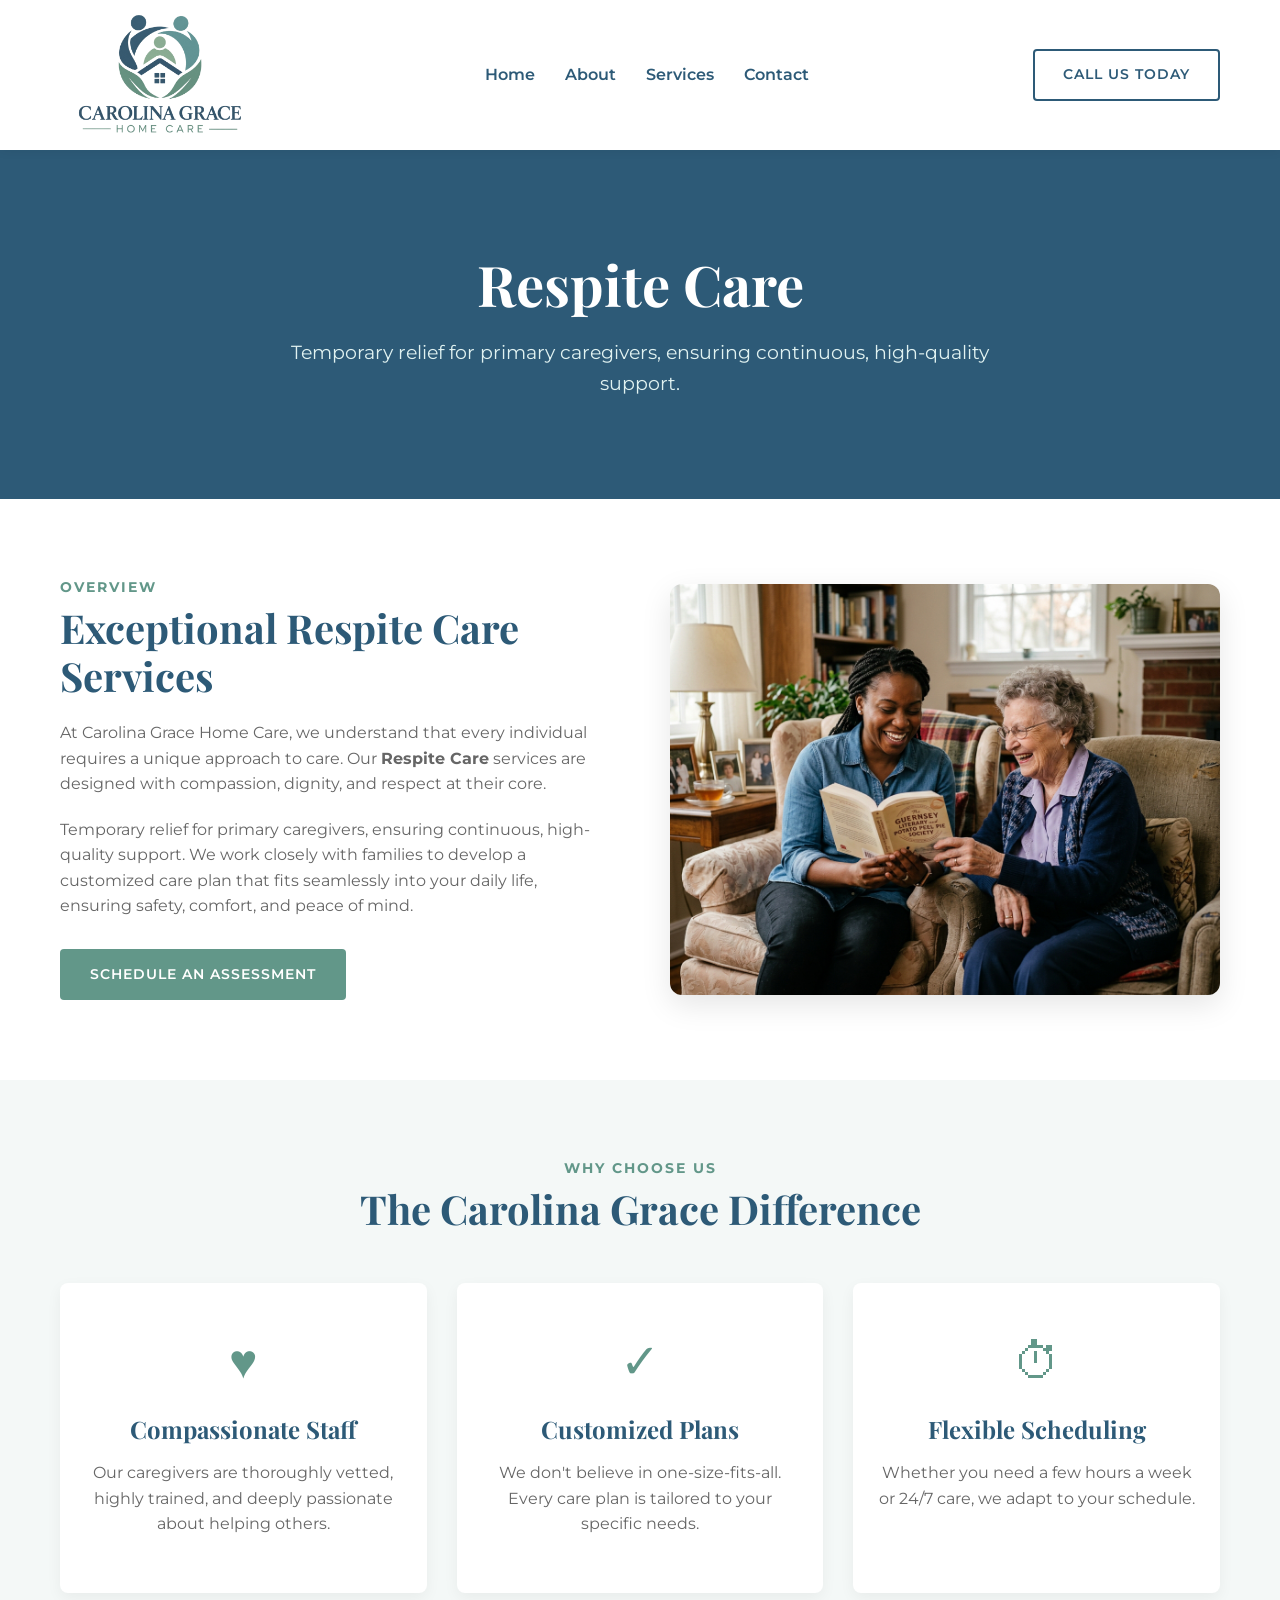
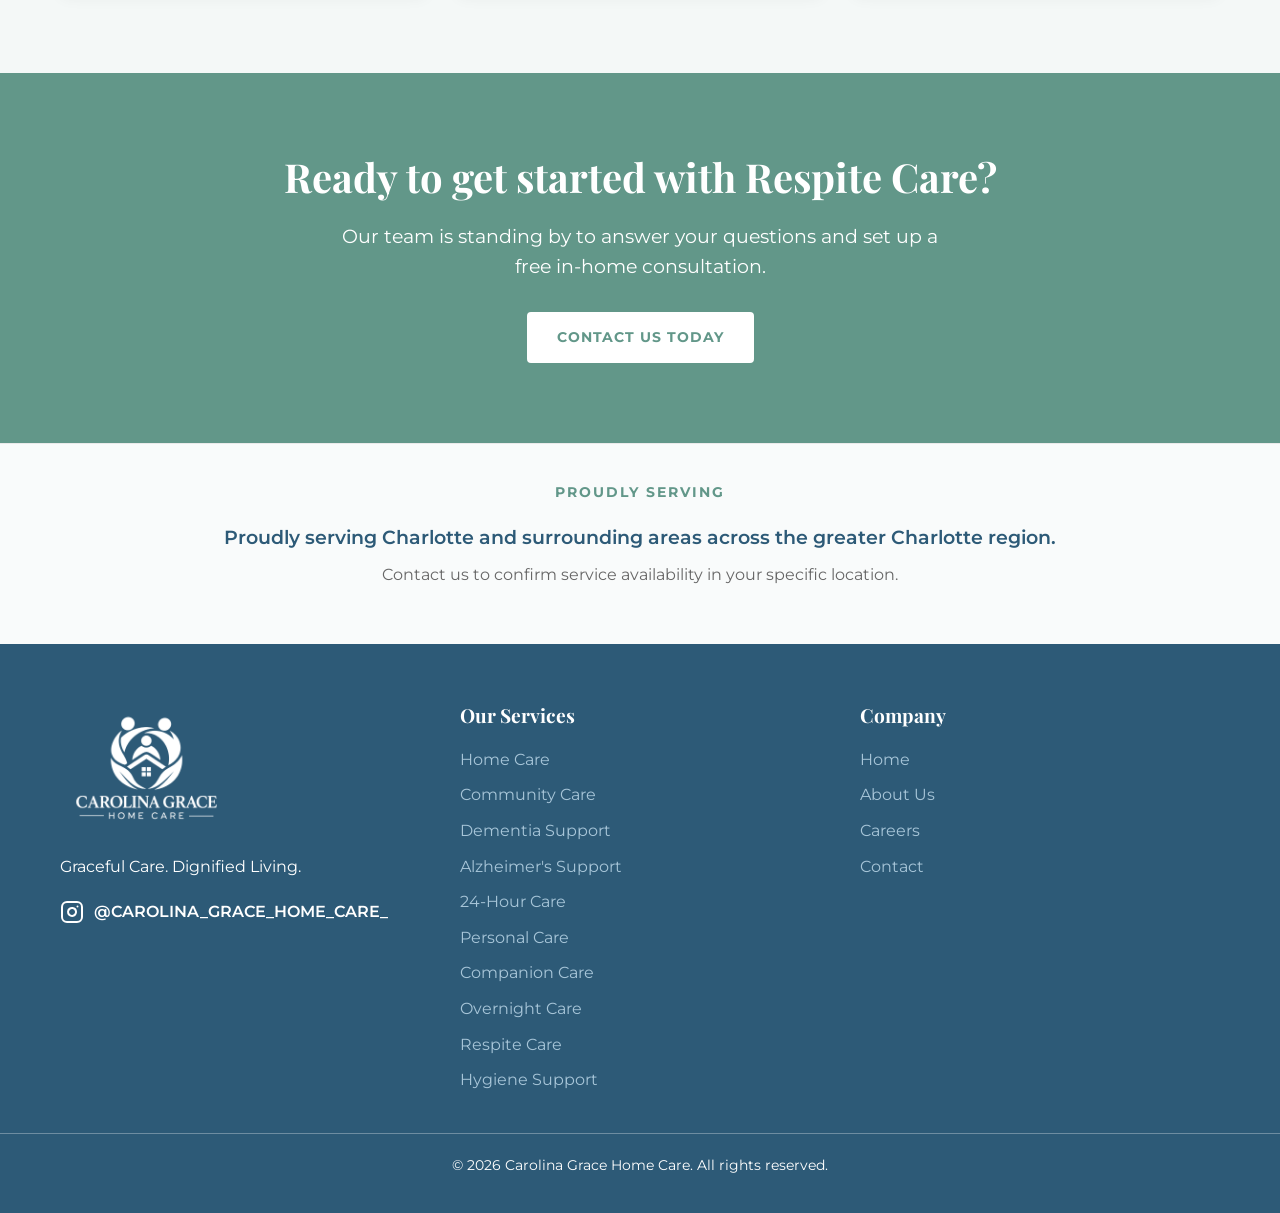
<file: respite-care.html>
<!DOCTYPE html>
<html lang="en">
<head>
    <meta charset="UTF-8">
    <meta name="viewport" content="width=device-width, initial-scale=1.0">
    <title>Respite Care | Carolina Grace Home Care</title>
    <link rel="stylesheet" href="style.css">
    <link rel="preconnect" href="https://fonts.googleapis.com">
    <link rel="preconnect" href="https://fonts.gstatic.com" crossorigin>
    <link href="https://fonts.googleapis.com/css2?family=Montserrat:wght@300;400;600;700&family=Playfair+Display:ital,wght@0,600;1,600&display=swap" rel="stylesheet">
</head>
<body>
    <!-- Header -->
    <header class="header">
        <div class="container header-container">
            <div class="logo">
                <a href="#"><img src="images/logo.png" alt="Carolina Grace Home Care Logo"></a>
            </div>
            
            <div class="hamburger" id="hamburger">
                <span class="bar"></span>
                <span class="bar"></span>
                <span class="bar"></span>
            </div>

            <nav class="nav" id="nav-menu">
                <ul>
                    <li><a href="#home">Home</a></li>
                    <li><a href="#about">About</a></li>
                    <li><a href="#services">Services</a></li>
                    <li><a href="#contact">Contact</a></li>
                </ul>
            </nav>
            <div class="header-cta">
                <a href="tel:7048625631" class="btn btn-outline">Call Us Today</a>
            </div>
        </div>
    </header>

    <!-- Page Hero -->
    <section class="page-hero" style="background-color: var(--primary-blue); color: white; padding: 100px 0; text-align: center;">
        <div class="container">
            <h1 style="font-size: 3.5rem; margin-bottom: 20px; font-family: var(--font-heading); color: white;">Respite Care</h1>
            <p style="font-size: 1.2rem; max-width: 700px; margin: 0 auto; color: #e0f2f1;">Temporary relief for primary caregivers, ensuring continuous, high-quality support.</p>
        </div>
    </section>

    <!-- Overview Section -->
    <section class="section about">
        <div class="container about-container" style="align-items: center;">
            <div class="about-text">
                <h4 class="subtitle">Overview</h4>
                <h2 style="font-size: 2.5rem; margin-bottom: 20px;">Exceptional Respite Care Services</h2>
                <p style="margin-bottom: 20px;">At Carolina Grace Home Care, we understand that every individual requires a unique approach to care. Our <strong>Respite Care</strong> services are designed with compassion, dignity, and respect at their core.</p>
                <p style="margin-bottom: 30px;">Temporary relief for primary caregivers, ensuring continuous, high-quality support. We work closely with families to develop a customized care plan that fits seamlessly into your daily life, ensuring safety, comfort, and peace of mind.</p>
                <a href="index.html#contact" class="btn btn-primary">Schedule an Assessment</a>
            </div>
            <div class="about-features" style="display: block;">
                <img src="images/companionship.jpg" alt="Respite Care" style="width: 100%; border-radius: 12px; box-shadow: 0 10px 30px rgba(0,0,0,0.1);">
            </div>
        </div>
    </section>

    <!-- Key Benefits Section -->
    <section class="section bg-light text-center">
        <div class="container">
            <h4 class="subtitle">Why Choose Us</h4>
            <h2 style="margin-bottom: 50px;">The Carolina Grace Difference</h2>
            
            <div class="services-grid" style="grid-template-columns: repeat(auto-fit, minmax(300px, 1fr));">
                <div class="service-card" style="padding: 40px 20px;">
                    <div style="font-size: 3rem; color: var(--primary-green); margin-bottom: 15px;">♥</div>
                    <h3>Compassionate Staff</h3>
                    <p>Our caregivers are thoroughly vetted, highly trained, and deeply passionate about helping others.</p>
                </div>
                <div class="service-card" style="padding: 40px 20px;">
                    <div style="font-size: 3rem; color: var(--primary-green); margin-bottom: 15px;">✓</div>
                    <h3>Customized Plans</h3>
                    <p>We don't believe in one-size-fits-all. Every care plan is tailored to your specific needs.</p>
                </div>
                <div class="service-card" style="padding: 40px 20px;">
                    <div style="font-size: 3rem; color: var(--primary-green); margin-bottom: 15px;">⏱</div>
                    <h3>Flexible Scheduling</h3>
                    <p>Whether you need a few hours a week or 24/7 care, we adapt to your schedule.</p>
                </div>
            </div>
        </div>
    </section>

    <!-- Call to Action -->
    <section class="section" style="background-color: var(--primary-green); color: white; text-align: center;">
        <div class="container">
            <h2 style="font-size: 2.5rem; margin-bottom: 20px; color: white;">Ready to get started with Respite Care?</h2>
            <p style="font-size: 1.2rem; margin-bottom: 30px; max-width: 600px; margin-left: auto; margin-right: auto; color: white;">Our team is standing by to answer your questions and set up a free in-home consultation.</p>
            <a href="index.html#contact" class="btn btn-white">Contact Us Today</a>
        </div>
    </section>

<!-- Areas Served Section -->
    <section class="areas-section">
        <div class="container text-center">
            <h4 class="subtitle" style="margin-bottom: 20px;">Proudly Serving</h4>
            <p style="font-size: 1.2rem; color: var(--primary-blue); font-weight: 600; margin-bottom: 10px;">Proudly serving Charlotte and surrounding areas across the greater Charlotte region.</p>
            <p style="font-size: 1rem; color: #666;">Contact us to confirm service availability in your specific location.</p>
        </div>
    </section>

    <!-- Footer -->
    <footer class="footer">
        <div class="container footer-container">
            <div class="footer-logo">
                <img src="images/logo.png" alt="Carolina Grace Home Care Logo">
                <p class="footer-tagline">Graceful Care. Dignified Living.</p>
                <div class="social-links" style="margin-top: 20px;">
                    <a href="https://www.instagram.com/CAROLINA_GRACE_HOME_CARE_" target="_blank" style="color: white; text-decoration: none; display: flex; align-items: center; gap: 10px; font-weight: 600;">
                        <svg xmlns="http://www.w3.org/2000/svg" width="24" height="24" viewBox="0 0 24 24" fill="none" stroke="currentColor" stroke-width="2" stroke-linecap="round" stroke-linejoin="round"><rect x="2" y="2" width="20" height="20" rx="5" ry="5"></rect><path d="M16 11.37A4 4 0 1 1 12.63 8 4 4 0 0 1 16 11.37z"></path><line x1="17.5" y1="6.5" x2="17.51" y2="6.5"></line></svg>
                        @CAROLINA_GRACE_HOME_CARE_
                    </a>
                </div>
            </div>
            <div class="footer-services">
                <h3>Our Services</h3>
                <ul>
                    <li><a href="home-care.html">Home Care</a></li>
                    <li><a href="community-care.html">Community Care</a></li>
                    <li><a href="dementia-support.html">Dementia Support</a></li>
                    <li><a href="alzheimers-support.html">Alzheimer's Support</a></li>
                    <li><a href="24-hour-care.html">24-Hour Care</a></li>
                    <li><a href="personal-care.html">Personal Care</a></li>
                    <li><a href="companion-care.html">Companion Care</a></li>
                    <li><a href="overnight-care.html">Overnight Care</a></li>
                    <li><a href="respite-care.html">Respite Care</a></li>
                    <li><a href="hygiene-support.html">Hygiene Support</a></li>
                </ul>
            </div>
            <div class="footer-company">
                <h3>Company</h3>
                <ul>
                    <li><a href="index.html">Home</a></li>
                    <li><a href="about-us.html">About Us</a></li>
                    <li><a href="careers.html">Careers</a></li>
                    <li><a href="contact.html">Contact</a></li>
                </ul>
            </div>
            </div>
        </div>
        <div class="footer-bottom text-center">
            <p>&copy; 2026 Carolina Grace Home Care. All rights reserved.</p>
        </div>
    </footer>
    <script>
        const hamburger = document.getElementById('hamburger');
        const navMenu = document.getElementById('nav-menu');

        hamburger.addEventListener('click', () => {
            hamburger.classList.toggle('active');
            navMenu.classList.toggle('active');
        });

        // Close menu when clicking a link
        document.querySelectorAll('.nav a').forEach(link => {
            link.addEventListener('click', () => {
                hamburger.classList.remove('active');
                navMenu.classList.remove('active');
            });
        });
    </script>
</body>
</html>
</file>
<file: style.css>
/* CSS Variables based on logo */
:root {
    --primary-blue: #2d5a77;
    --primary-green: #629789;
    --secondary-green: #85a98d;
    --text-dark: #333333;
    --text-light: #666666;
    --bg-light: #f4f8f7;
    --white: #ffffff;
    --font-heading: 'Playfair Display', serif;
    --font-body: 'Montserrat', sans-serif;
}

/* Base Styles */
* {
    margin: 0;
    padding: 0;
    box-sizing: border-box;
}

html {
    scroll-behavior: smooth;
}

body {
    font-family: var(--font-body);
    color: var(--text-dark);
    line-height: 1.6;
    background-color: var(--white);
}

h1, h2, h3, h4, h5, h6 {
    font-family: var(--font-heading);
    color: var(--primary-blue);
    margin-bottom: 1rem;
    line-height: 1.2;
}

h1 { font-size: 3rem; }
h2 { font-size: 2.5rem; }
h3 { font-size: 1.5rem; }

p {
    color: var(--text-light);
    margin-bottom: 1rem;
}

a {
    text-decoration: none;
    color: var(--primary-green);
    transition: color 0.3s ease;
}

a:hover {
    color: var(--primary-blue);
}

ul {
    list-style: none;
}

img {
    max-width: 100%;
    height: auto;
    display: block;
}

.container {
    max-width: 1200px;
    margin: 0 auto;
    padding: 0 20px;
}

.section {
    padding: 80px 0;
}

.bg-light {
    background-color: var(--bg-light);
}

.text-center {
    text-align: center;
}

.subtitle {
    font-family: var(--font-body);
    font-size: 0.9rem;
    text-transform: uppercase;
    letter-spacing: 2px;
    color: var(--primary-green);
    font-weight: 700;
    margin-bottom: 0.5rem;
}

/* Buttons */
.btn {
    display: inline-block;
    padding: 12px 28px;
    border-radius: 4px;
    font-family: var(--font-body);
    font-weight: 600;
    text-transform: uppercase;
    letter-spacing: 1px;
    font-size: 0.9rem;
    cursor: pointer;
    transition: all 0.3s ease;
    border: 2px solid transparent;
}

.btn-primary {
    background-color: var(--primary-green);
    color: var(--white);
}

.btn-primary:hover {
    background-color: var(--primary-blue);
    color: var(--white);
}

.btn-secondary {
    background-color: var(--primary-blue);
    color: var(--white);
}

.btn-secondary:hover {
    background-color: var(--primary-green);
    color: var(--white);
}

.btn-outline {
    background-color: transparent;
    border-color: var(--primary-blue);
    color: var(--primary-blue);
}

.btn-outline:hover {
    background-color: var(--primary-blue);
    color: var(--white);
}

.btn-white {
    background-color: var(--white);
    border: 2px solid var(--white);
    color: var(--primary-green);
    font-weight: 700;
}

.btn-white:hover {
    background-color: transparent;
    color: var(--white);
}

.btn-block {
    display: block;
    width: 100%;
}

/* Header */
.header {
    background-color: var(--white);
    box-shadow: 0 2px 10px rgba(0,0,0,0.05);
    position: sticky;
    top: 0;
    z-index: 100;
}

.header-container {
    display: flex;
    justify-content: space-between;
    align-items: center;
    height: auto;
}

.logo img {
    height: 150px;
}

.nav ul {
    display: flex;
    gap: 30px;
}

.nav a {
    color: var(--primary-blue);
    font-weight: 600;
    font-size: 1rem;
}

.nav a:hover {
    color: var(--primary-green);
}

.hamburger {
    display: none;
    cursor: pointer;
    z-index: 101;
}

.hamburger .bar {
    display: block;
    width: 25px;
    height: 3px;
    margin: 5px auto;
    transition: all 0.3s ease-in-out;
    background-color: var(--primary-blue);
}

.hamburger.active .bar:nth-child(2) {
    opacity: 0;
}

.hamburger.active .bar:nth-child(1) {
    transform: translateY(8px) rotate(45deg);
}

.hamburger.active .bar:nth-child(3) {
    transform: translateY(-8px) rotate(-45deg);
}

/* Hero Section */
.hero {
    position: relative;
    height: 80vh;
    min-height: 600px;
    display: flex;
    align-items: center;
}

.hero-image {
    position: absolute;
    top: 0;
    left: 0;
    width: 100%;
    height: 100%;
    z-index: 1;
}

.hero-image img {
    width: 100%;
    height: 100%;
    object-fit: cover;
}

.hero-image::after {
    content: '';
    position: absolute;
    top: 0;
    left: 0;
    width: 100%;
    height: 100%;
    background: linear-gradient(to right, rgba(255,255,255,1) 0%, rgba(255,255,255,0.6) 30%, rgba(255,255,255,0.1) 90%);
}

.hero-content {
    position: relative;
    z-index: 2;
    width: 100%;
}

.hero-text-box {
    max-width: 600px;
}

.hero-text-box h1 {
    font-size: 3.5rem;
    margin-bottom: 20px;
}

.hero-text-box p {
    font-size: 1.1rem;
    margin-bottom: 30px;
    color: var(--text-dark);
}

.hero-buttons {
    display: flex;
    gap: 15px;
}

/* About Section */
.about-container {
    display: grid;
    grid-template-columns: 1fr 1fr;
    gap: 60px;
    align-items: center;
}

.about-features {
    display: grid;
    grid-template-columns: 1fr;
    gap: 30px;
}

.feature {
    display: flex;
    flex-direction: column;
    padding: 30px;
    background-color: var(--bg-light);
    border-radius: 8px;
    border-left: 4px solid var(--secondary-green);
}

.feature-icon {
    font-size: 2rem;
    color: var(--primary-green);
    margin-bottom: 15px;
}

/* Services Section */
.section-header {
    margin-bottom: 50px;
}

.services-grid {
    display: grid;
    grid-template-columns: repeat(auto-fit, minmax(320px, 1fr));
    gap: 30px;
}

.service-card {
    background-color: var(--white);
    border-radius: 8px;
    overflow: hidden;
    box-shadow: 0 5px 15px rgba(0,0,0,0.05);
    transition: transform 0.3s ease;
    display: flex;
    flex-direction: column;
}

.service-card:hover {
    transform: translateY(-15px);
}

.service-img {
    height: 220px;
}

.service-img img {
    width: 100%;
    height: 100%;
    object-fit: cover;
}

.service-content {
    padding: 30px;
    flex-grow: 1;
}

.service-content h3 {
    margin-bottom: 15px;
    font-size: 1.3rem;
}

.service-content-only {
    border-top: 4px solid var(--primary-green);
}

/* Contact Section */
.contact-container {
    display: grid;
    grid-template-columns: 1fr 1fr;
    gap: 60px;
}

.contact-details {
    margin-top: 30px;
}

.contact-item {
    margin-bottom: 15px;
    font-size: 1.1rem;
    color: var(--text-dark);
}

.contact-item strong {
    color: var(--primary-blue);
    display: inline-block;
    width: 90px;
}

.contact-form {
    background-color: var(--white);
    padding: 40px;
    border-radius: 8px;
    box-shadow: 0 5px 25px rgba(0,0,0,0.08);
}

.form-group {
    margin-bottom: 20px;
}

.form-group input,
.form-group textarea {
    width: 100%;
    padding: 12px 15px;
    border: 1px solid #ddd;
    border-radius: 4px;
    font-family: var(--font-body);
    font-size: 1rem;
}

.form-group input:focus,
.form-group textarea:focus {
    outline: none;
    border-color: var(--primary-green);
}

/* Areas Served Marquee */
.areas-section {
    padding: 40px 0;
    background-color: #f9fbfb;
    overflow: hidden;
    border-top: 1px solid #eaeaea;
}

.marquee-wrapper {
    width: 100%;
    overflow: hidden;
    position: relative;
    padding: 10px 0;
    display: block;
}

.marquee-content {
    display: flex;
    flex-wrap: nowrap;
    width: max-content;
    animation: marquee 50s linear infinite;
    font-size: 1.1rem;
    font-weight: 600;
    color: var(--primary-blue);
}

.marquee-content span {
    flex-shrink: 0;
    white-space: nowrap;
    padding: 0 10px;
}

.marquee-content .dot {
    color: var(--primary-green);
    font-size: 1.2rem;
}

@keyframes marquee {
    0% { transform: translateX(0); }
    100% { transform: translateX(-50%); }
}

.marquee-content:hover {
    animation-play-state: paused;
}

/* Footer */
.footer {
    background-color: var(--primary-blue);
    color: var(--white);
    padding: 60px 0 20px;
}

.footer-container {
    display: grid;
    grid-template-columns: repeat(auto-fit, minmax(250px, 1fr));
    gap: 40px;
    margin-bottom: 40px;
}

.footer-logo img {
    height: 130px;
    margin-bottom: 20px;
    filter: brightness(0) invert(1);
}

.footer-tagline {
    color: #a7c5d8;
}

.footer h3 {
    color: var(--white);
    margin-bottom: 20px;
    font-size: 1.2rem;
}

.footer-services ul,
.footer-company ul,
.footer-areas ul {
    display: flex;
    flex-direction: column;
    gap: 10px;
}

.footer-services a,
.footer-company a,
.footer-areas li {
    color: #a7c5d8;
    transition: color 0.3s ease;
}

.footer-services a:hover,
.footer-company a:hover {
    color: var(--secondary-green);
}

.footer-areas p {
    color: #a7c5d8;
    line-height: 1.6;
    font-size: 0.95rem;
}

.footer-bottom {
    border-top: 1px solid rgba(255, 255, 255, 0.308);
    padding-top: 20px;
    font-size: 0.9rem;
}

.footer-bottom p,
.footer-logo p {
    color: #ffffff;
}

/* Responsive */
@media (max-width: 992px) {
    .hamburger {
        display: block;
    }
    .header-cta {
        display: none;
    }
    .nav {
        position: absolute;
        left: -100%;
        top: 100%;
        gap: 0;
        flex-direction: column;
        background-color: var(--white);
        width: 100%;
        text-align: center;
        transition: 0.3s;
        box-shadow: 0 10px 27px rgba(0, 0, 0, 0.05);
        padding: 20px 0;
    }
    .nav.active {
        left: 0;
    }
    .nav ul {
        flex-direction: column;
        gap: 20px;
    }
    
    .hero-text-box h1 {
        font-size: 2.8rem;
    }
    .about-container,
    .contact-container {
        grid-template-columns: 1fr;
        gap: 40px;
    }
    .services-grid {
        grid-template-columns: repeat(auto-fit, minmax(280px, 1fr));
    }
}

@media (max-width: 768px) {
    .section {
        padding: 50px 0;
    }
    .header-container {
        height: auto;
        padding: 15px 20px;
    }
    .hero-text-box h1 {
        font-size: 2.2rem;
    }
    .hero-buttons {
        flex-direction: column;
        gap: 10px;
    }
    .btn-block {
        width: 100%;
    }
    .hero {
        flex-direction: column;
        height: auto;
        min-height: auto;
        padding-bottom: 0;
        align-items: stretch;
    }
    .hero-content {
        order: 1;
        padding: 40px 20px;
        text-align: center;
        background-color: var(--white);
    }
    .hero-image {
        order: 2;
        position: relative;
        height: 400px;
        width: 100%;
    }
    .hero-image::after {
        display: none;
    }
    .about-features {
        grid-template-columns: 1fr;
    }
}

@media (max-width: 576px) {
    .hero-text-box h1 {
        font-size: 1.8rem;
    }
    .hero-text-box p {
        font-size: 1rem;
    }
    .services-grid {
        grid-template-columns: 1fr;
    }
    .footer-container {
        grid-template-columns: 1fr;
        text-align: center;
    }
    .footer-services ul, .footer-company ul, .footer-areas ul {
        align-items: center;
    }
}
</file>
